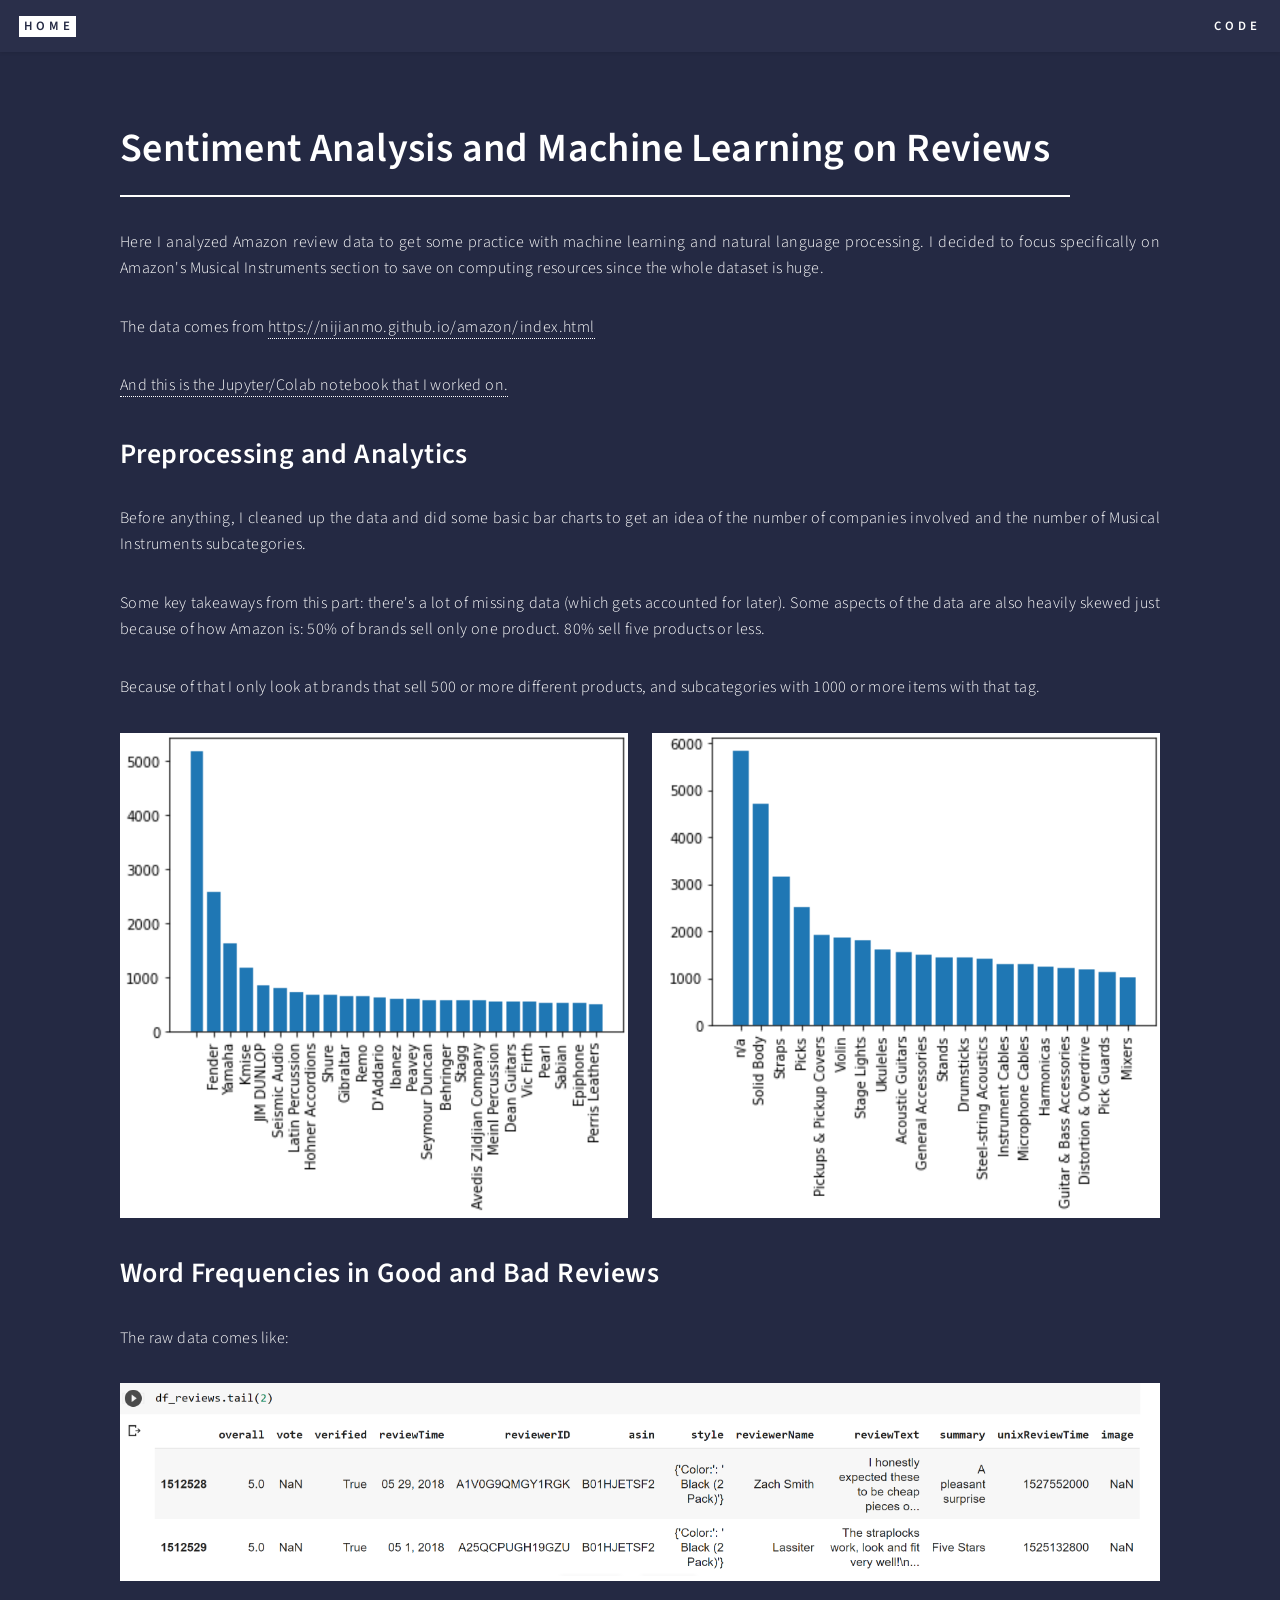
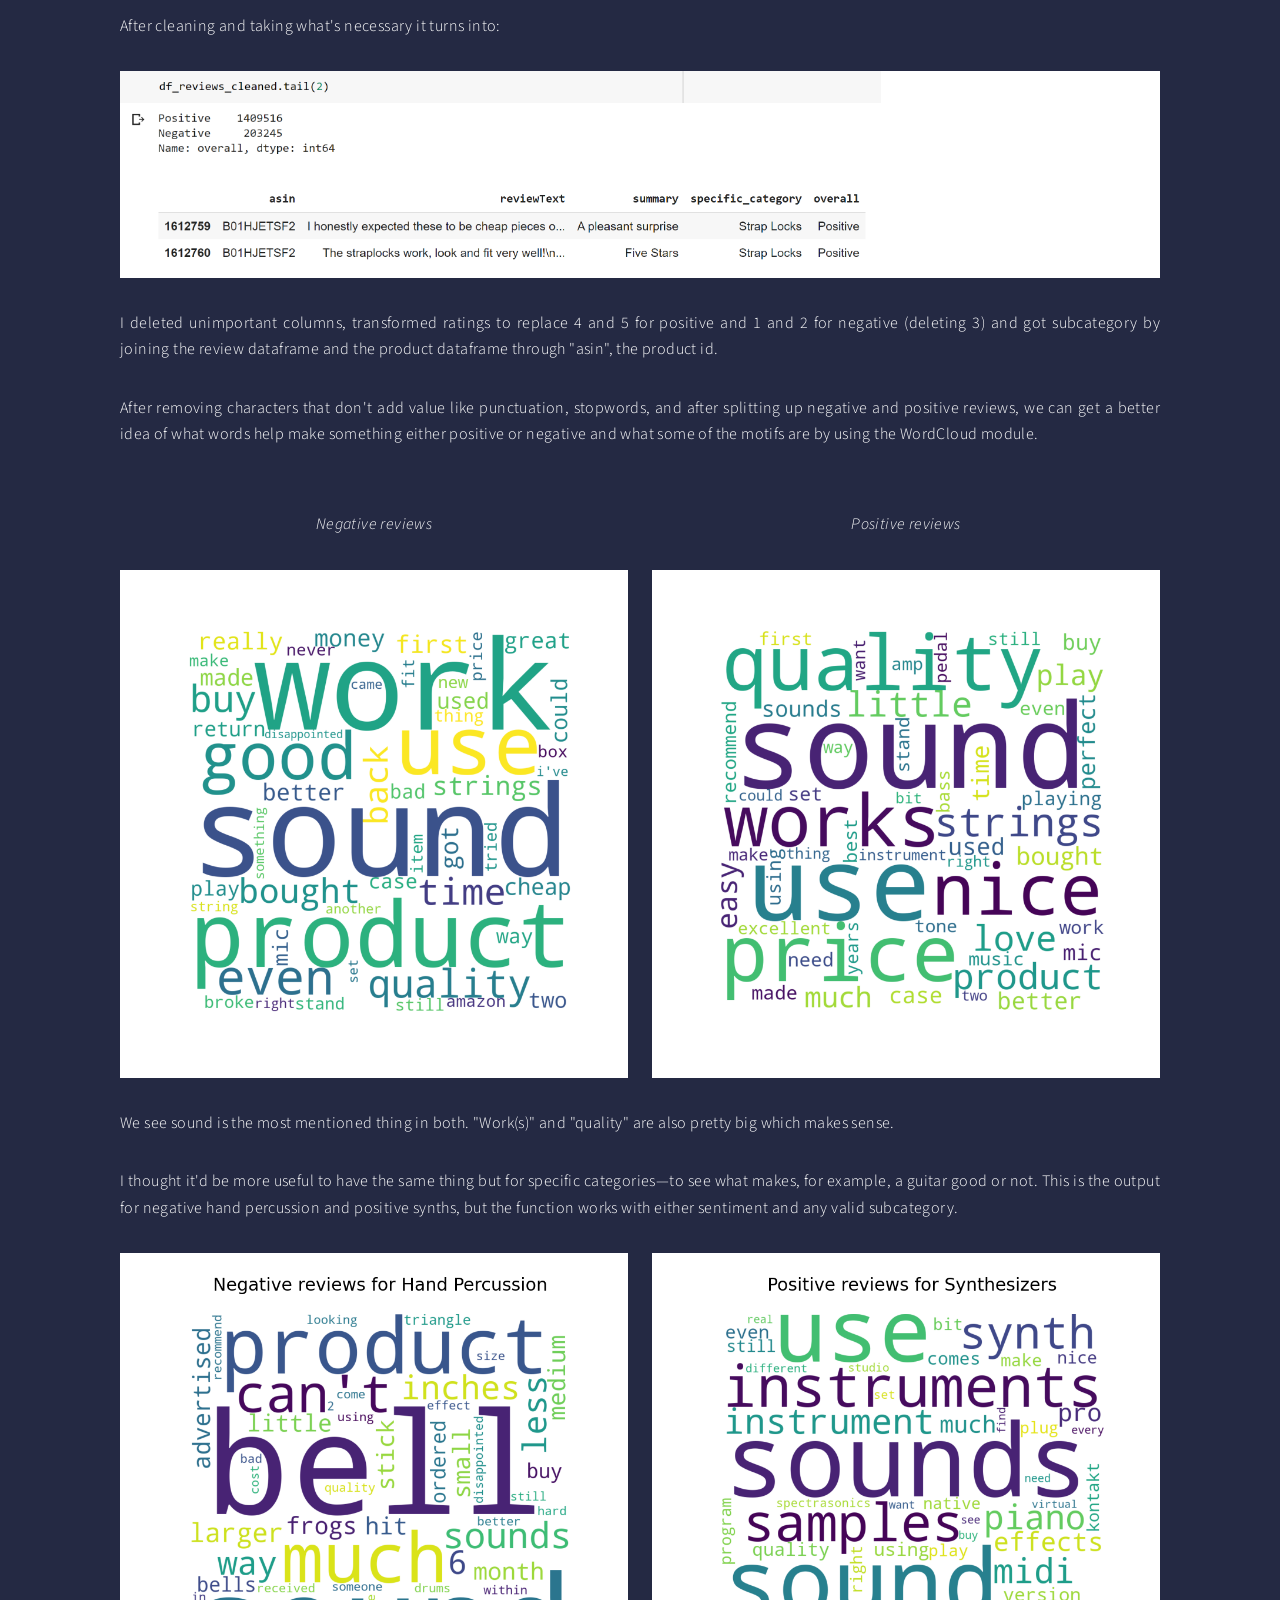
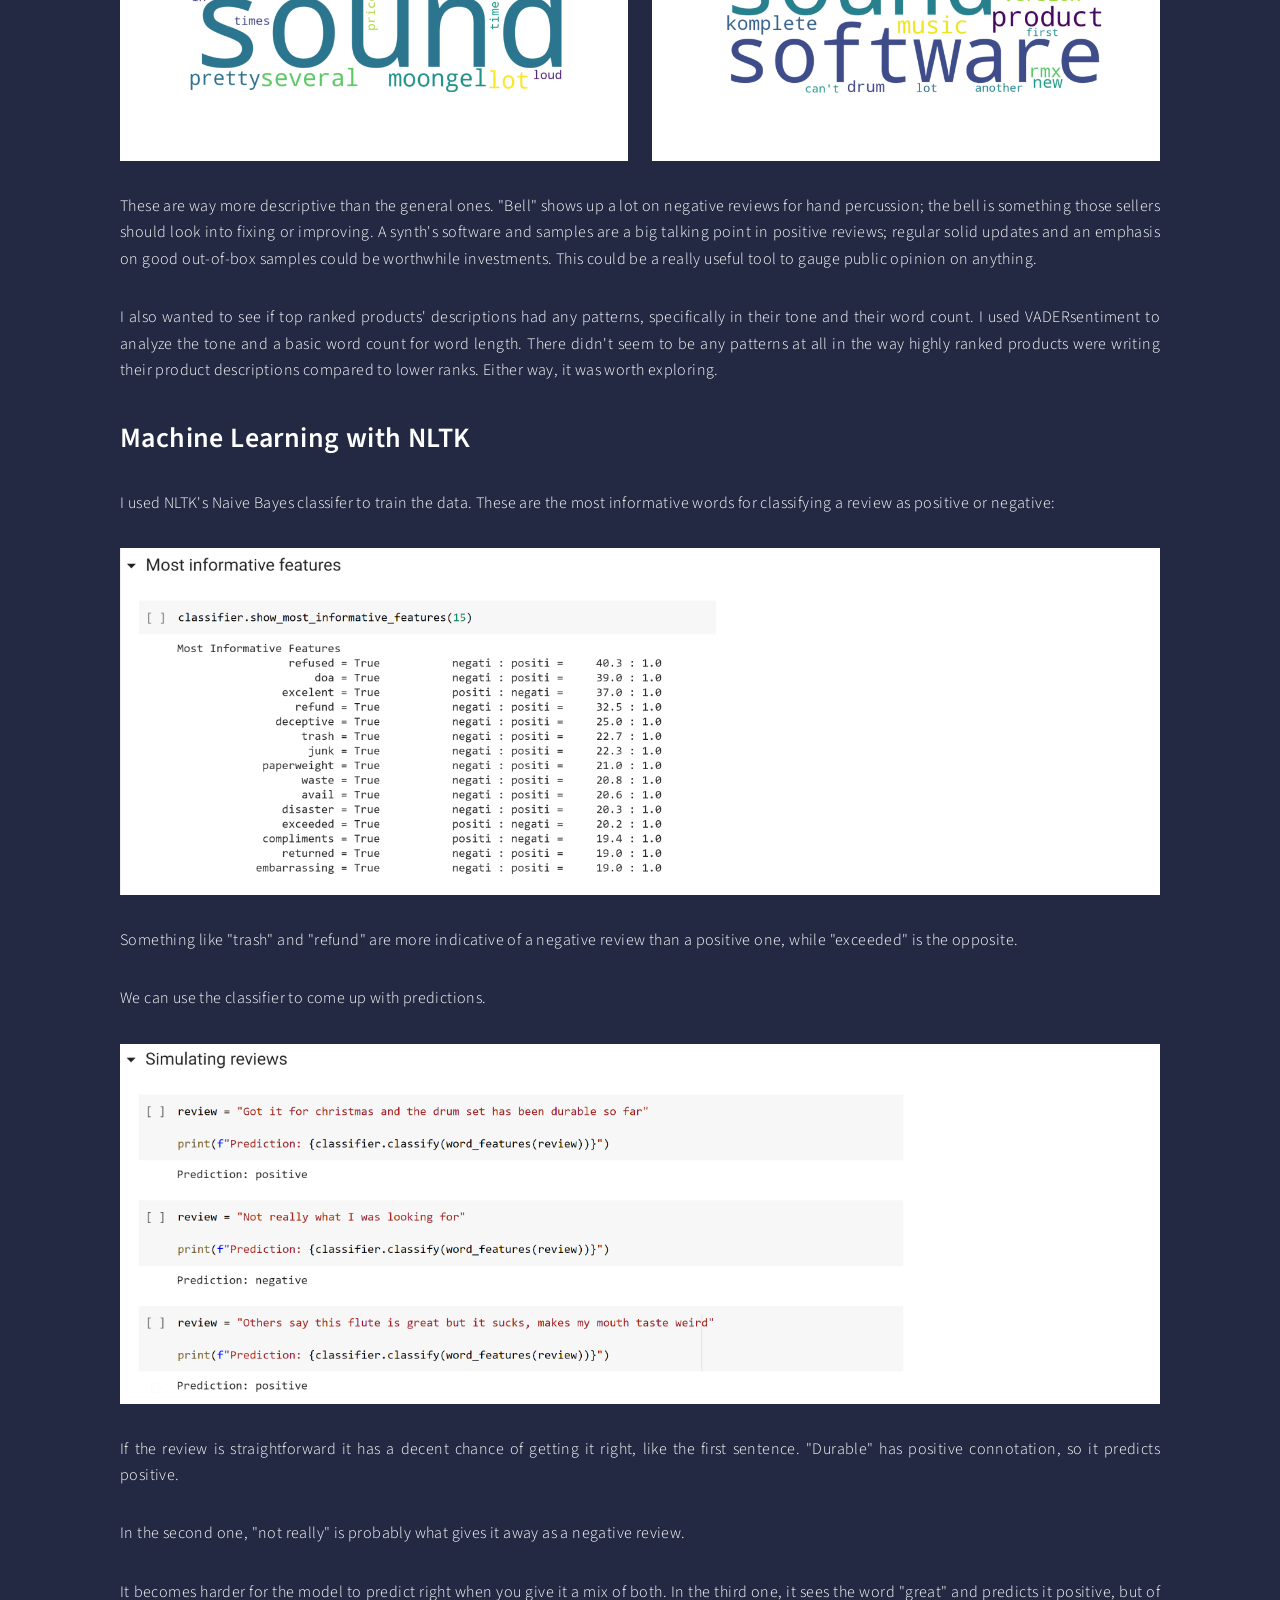
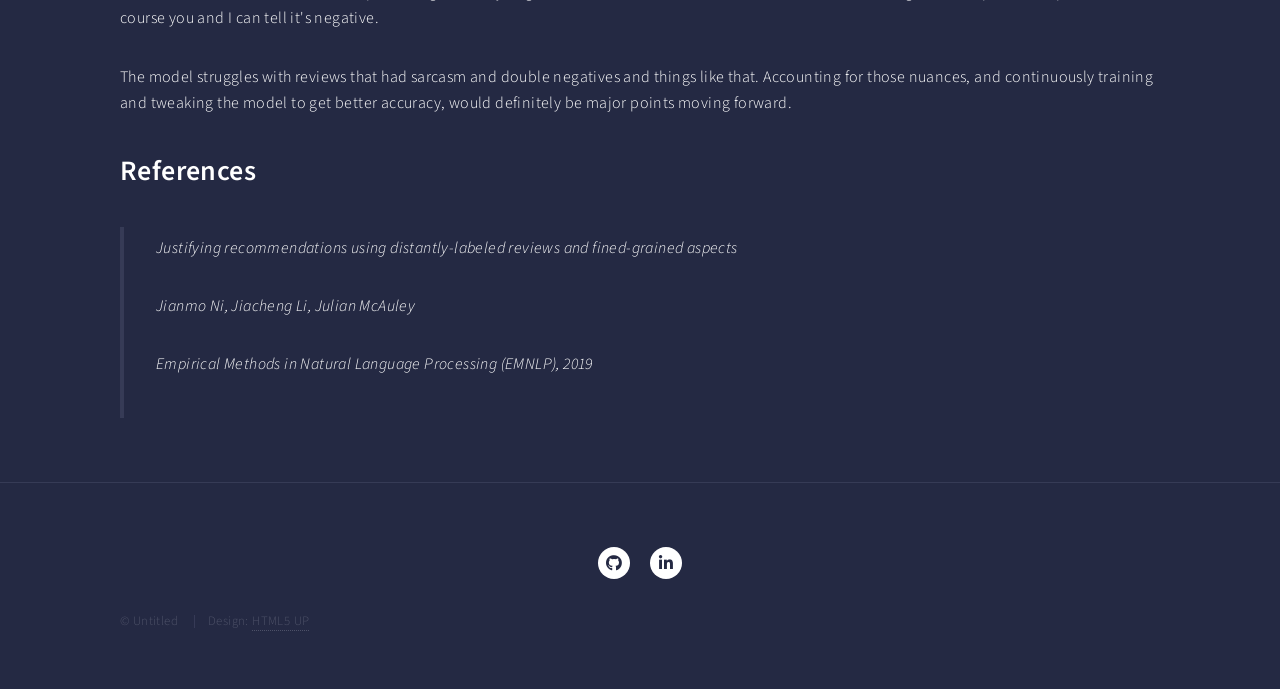
<file: amazon-sentiment-ml.html>
<!DOCTYPE HTML>
<!--
	Forty by HTML5 UP
	html5up.net | @ajlkn
	Free for personal and commercial use under the CCA 3.0 license (html5up.net/license)
-->
<html>

<head>
	<title>Sentiment Analysis and Machine Learning on Amazon Reviews</title>
	<meta charset="utf-8" />
	<meta name="viewport" content="width=device-width, initial-scale=1.0, maximum-scale=1.0, user-scalable=no" />
	<!-- <meta name="viewport" content="width=device-width, initial-scale=1, user-scalable=no" /> -->
	<link rel="stylesheet" href="assets/css/main.css" />
	<noscript>
		<link rel="stylesheet" href="assets/css/noscript.css" />
	</noscript>
</head>

<body class="is-preload">

	<!-- Wrapper -->
	<div id="wrapper">

		<!-- Header -->
		<header id="header">
			<a href="index.html" class="logo"><strong>Home</strong> </a>
			<nav>
				<a href="https://colab.research.google.com/drive/1OK6H-yA4fWuiNkAERAQ8JKbSwnbzgMsD" target="_blank">Code</a>
			</nav>
		</header>

		<!-- Main -->
		<div id="main" class="alt">

			<!-- One -->
			<section id="one">
				<div class="inner">
					<header class="major">
						<h1>Sentiment Analysis and Machine Learning on Reviews</h1>
					</header>
					<p> Here I analyzed Amazon review data to get some practice with machine learning and natural language processing. 
						I decided to focus specifically on Amazon's 
						Musical Instruments section to save on computing resources since the whole dataset is huge.</p>
					<p> The data comes from <a
							href=https://nijianmo.github.io/amazon/index.html
							target="_blank">https://nijianmo.github.io/amazon/index.html</a></p>
					

					<p><a href=https://colab.research.google.com/drive/1OK6H-yA4fWuiNkAERAQ8JKbSwnbzgMsD?usp=sharing
						target="_blank">And this is the Jupyter/Colab notebook that I worked on.</a> </p> 

					<h2>Preprocessing and Analytics</h2>

					<p>Before anything, I cleaned up the data and did some basic bar charts to get an idea of the number of companies involved and 
						the number of Musical Instruments subcategories.</p>
						<p>Some key takeaways from this part: there's a lot of missing data (which gets
							accounted for later). Some aspects of the data are also heavily skewed just because of how Amazon is: 50% of brands sell only one product. 
							80% sell five products or less. 
						</p>
							
							Because of that I only look at brands that sell 500 or more different products, and subcategories with 1000 or more items with that tag.
						
						</p>
					
					<div class="row">
						<div class="col-6 col-12-small">
								<span class="image fit"><img src="images/amazon_brands.png" alt="" /></span>
						</div>
						<div class="col-6 col-12-small">
							<span class="image fit"><img src="images/amazon_categories.png" alt="" /></span>
							</p>
						</div>
					</div>

					<h2>Word Frequencies in Good and Bad Reviews</h2>

					<p>The raw data comes like:</p>

					<span class="image fit"><img src="images/df_before.png" alt="" /></span>

					<p>After cleaning and taking what's necessary it turns into:</p>

					<span class="image fit"><img src="images/df_after.png" alt="" /></span>

					<p>I deleted unimportant columns, transformed ratings to replace 4 and 5 for positive and 1 and 2 for negative (deleting 3) 
						and got subcategory by joining the review dataframe and the product dataframe through "asin", the product id.
					</p>

					<p>After removing characters that don't add value like punctuation, stopwords, and after splitting up negative
						and positive reviews, we can get a better idea of what words help make something either positive or negative 
					and what some of the motifs are by using the WordCloud module. </p>


					<div class="row">
						<div class="col-6 col-12-small">
							<p> <center> <i>Negative reviews</i></center></p>
								<span class="image fit"><img src="images/Negative reviews.png" alt="" /></span>

						</div>
						<div class="col-6 col-12-small">
							<p> <center> <i>Positive reviews</i></center></p>
							<span class="image fit"><img src="images/Positive reviews.png" alt="" /></span>

						</div>
					</div>

<p>We see sound is the most mentioned thing in both. "Work(s)" and "quality" are also pretty big which makes sense. 

	<p>I thought it'd be more useful to have the same thing but for specific categories—to see what makes, for example, a guitar good or not.
		This is the output for negative hand percussion and positive synths, but the function works with either sentiment and any valid subcategory.
	</p>

	<div class="row">
		<div class="col-6 col-12-small">
				<span class="image fit"><img src="images/NegativeHand Percussion.png" alt="" /></span>
		</div>
		<div class="col-6 col-12-small">
			<span class="image fit"><img src="images/PositiveSynthesizers.png" alt="" /></span>
		</div>
	</div>

	<p>These are way more descriptive than the general ones. "Bell" shows up a lot on negative reviews for hand percussion; the bell is
		something those sellers should look into fixing or improving. A synth's software and samples are a big talking point in positive reviews;  
		regular solid updates and an emphasis on good out-of-box samples could be worthwhile investments. This could be a really useful tool to gauge public 
		opinion on anything.
	</p>

	<p>I also wanted to see if top ranked products' descriptions had any patterns,  
		specifically in their tone and their word count. I used VADERsentiment to analyze the tone and a basic word count
		for word length. There didn't seem to be any patterns at all in the way highly ranked products were writing their 
		product descriptions compared to lower ranks. Either way, it was worth exploring.
	</p>

	<h2>Machine Learning with NLTK</h2>

	<p> I used NLTK's Naive Bayes classifer to train the data. These are the most informative words for classifying a review as positive or negative:
	</p>

	<span class="image fit"><img src="images/most_informative_features.png" alt="" /></span>

	<p>Something like "trash" and "refund" are more indicative of a negative review than a positive one, while "exceeded" is the opposite.</p>
		
	<p>We can use the classifier to come up with predictions.</p>
		


	<span class="image fit"><img src="images/simulating_reviews.png" alt="" /></span>

	<p>If the review is straightforward it has a decent chance of getting it right, like the first sentence. "Durable" has positive connotation, so it predicts positive.</p> 
		
		<p>In the second one, "not really" is probably what gives it away
			as a negative review.</p>

		<p> It becomes harder for the model to predict right when you give it a mix of both. In the third one, it sees the word
		"great" and predicts it positive, but of course you and I can tell it's negative. </p>
		
		
		<p></p>
		The model struggles with 
	reviews that had sarcasm and double negatives and things like that. Accounting for those nuances, and continuously training
	and tweaking the model to get better accuracy, would definitely be major points moving forward.</p>
		
		




<h2>References</h2>

					<p></p>












					<blockquote>
						<p>Justifying recommendations using distantly-labeled reviews and fined-grained aspects</p>
						<p>Jianmo Ni, Jiacheng Li, Julian McAuley</p>
						<p>Empirical Methods in Natural Language Processing (EMNLP), 2019</p>
					</blockquote>


				</div>

				
			</section>

		</div>




		<!-- Footer -->
		<footer id="footer">
			<div class="inner">
				<ul class="icons">
					<center>
					<li><a href="https://github.com/luisr96/Amazon-Machine-Learning-on-Reviews/blob/main/Amazon_Sentiment_Analysis.ipynb" target="_blank" class="icon brands alt fa-github"><span class="label">GitHub</span></a></li>
					<li><a href="https://www.linkedin.com/in/luisramirez0309/" target="_blank" class="icon brands alt fa-linkedin-in"><span class="label">LinkedIn</span></a></li>
				</center>
				</ul>
				<ul class="copyright">
					<li>&copy; Untitled</li>
					<li>Design: <a href="https://html5up.net">HTML5 UP</a></li>
				</ul>
			</div>
		</footer>

	</div>

	<!-- Scripts -->
	<script src="assets/js/jquery.min.js"></script>
	<script src="assets/js/jquery.scrolly.min.js"></script>
	<script src="assets/js/jquery.scrollex.min.js"></script>
	<script src="assets/js/browser.min.js"></script>
	<script src="assets/js/breakpoints.min.js"></script>
	<script src="assets/js/util.js"></script>
	<script src="assets/js/main.js"></script>

</body>

</html>
</file>
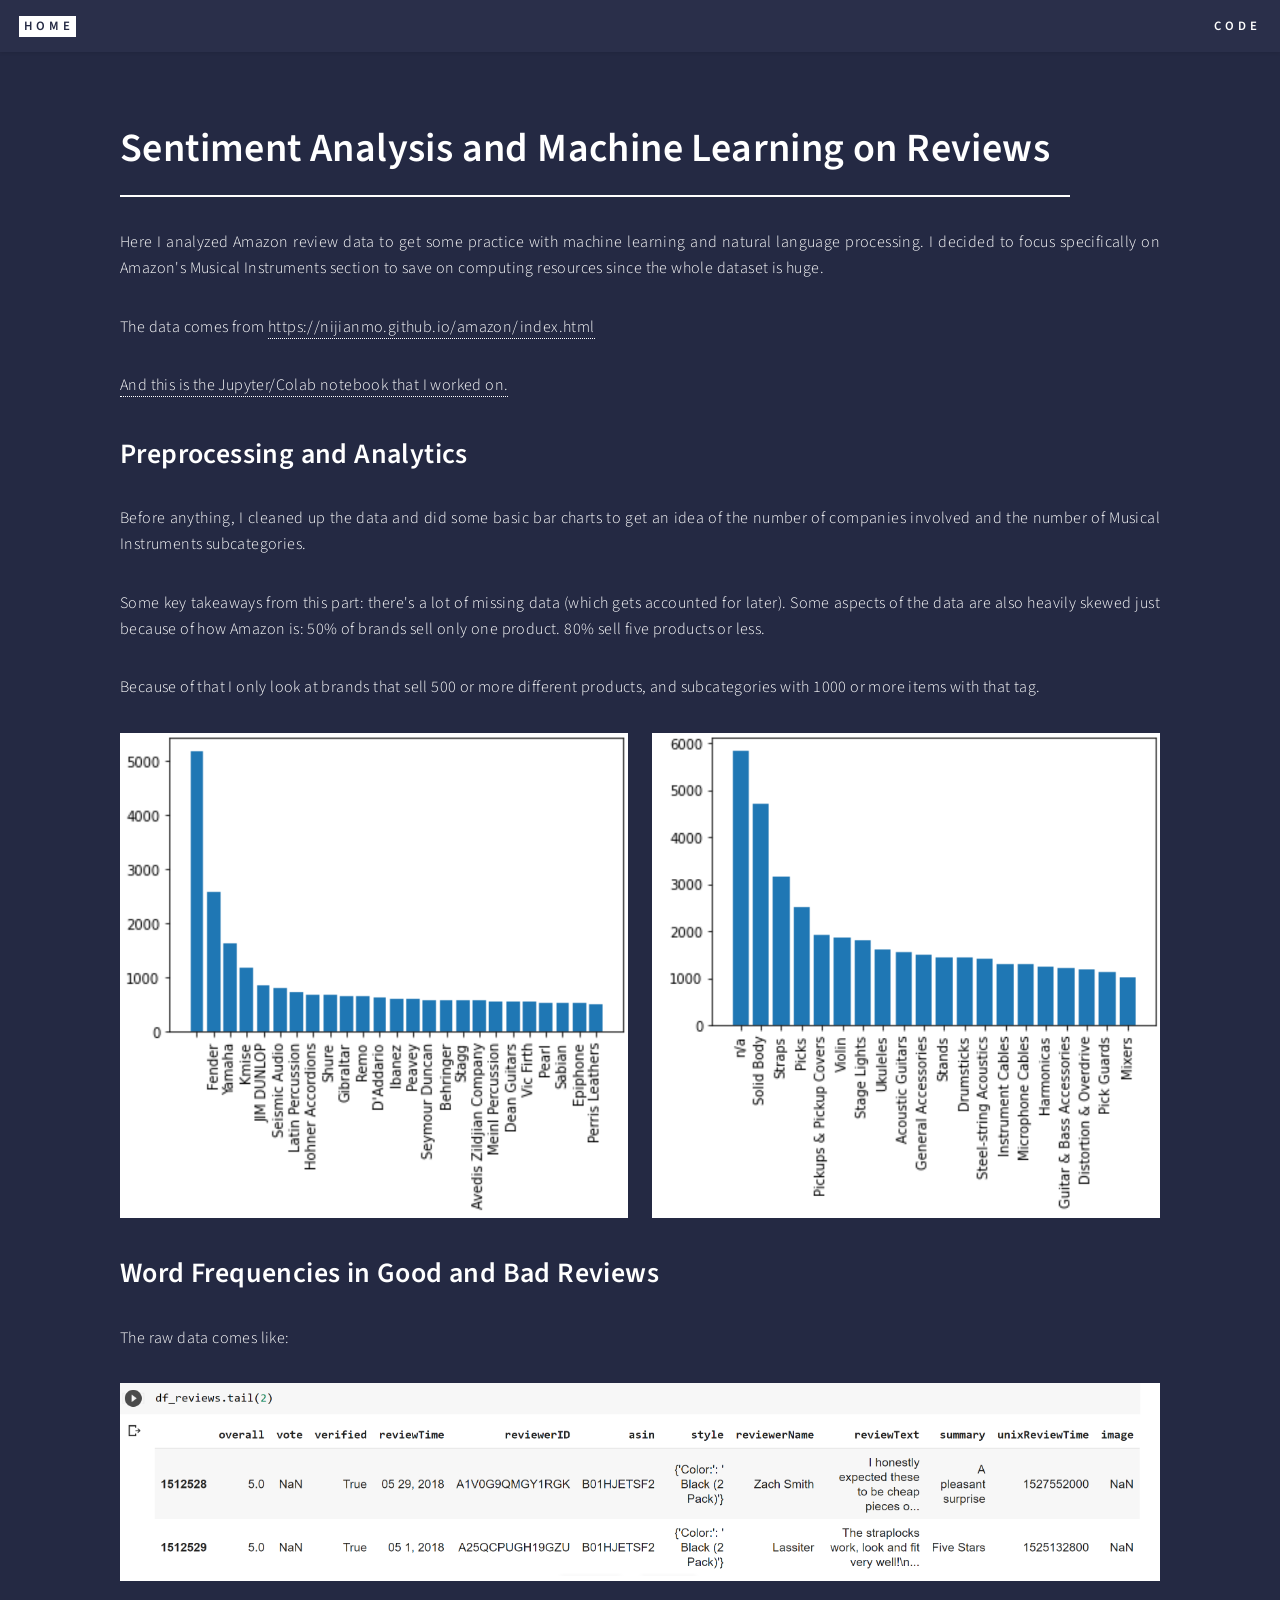
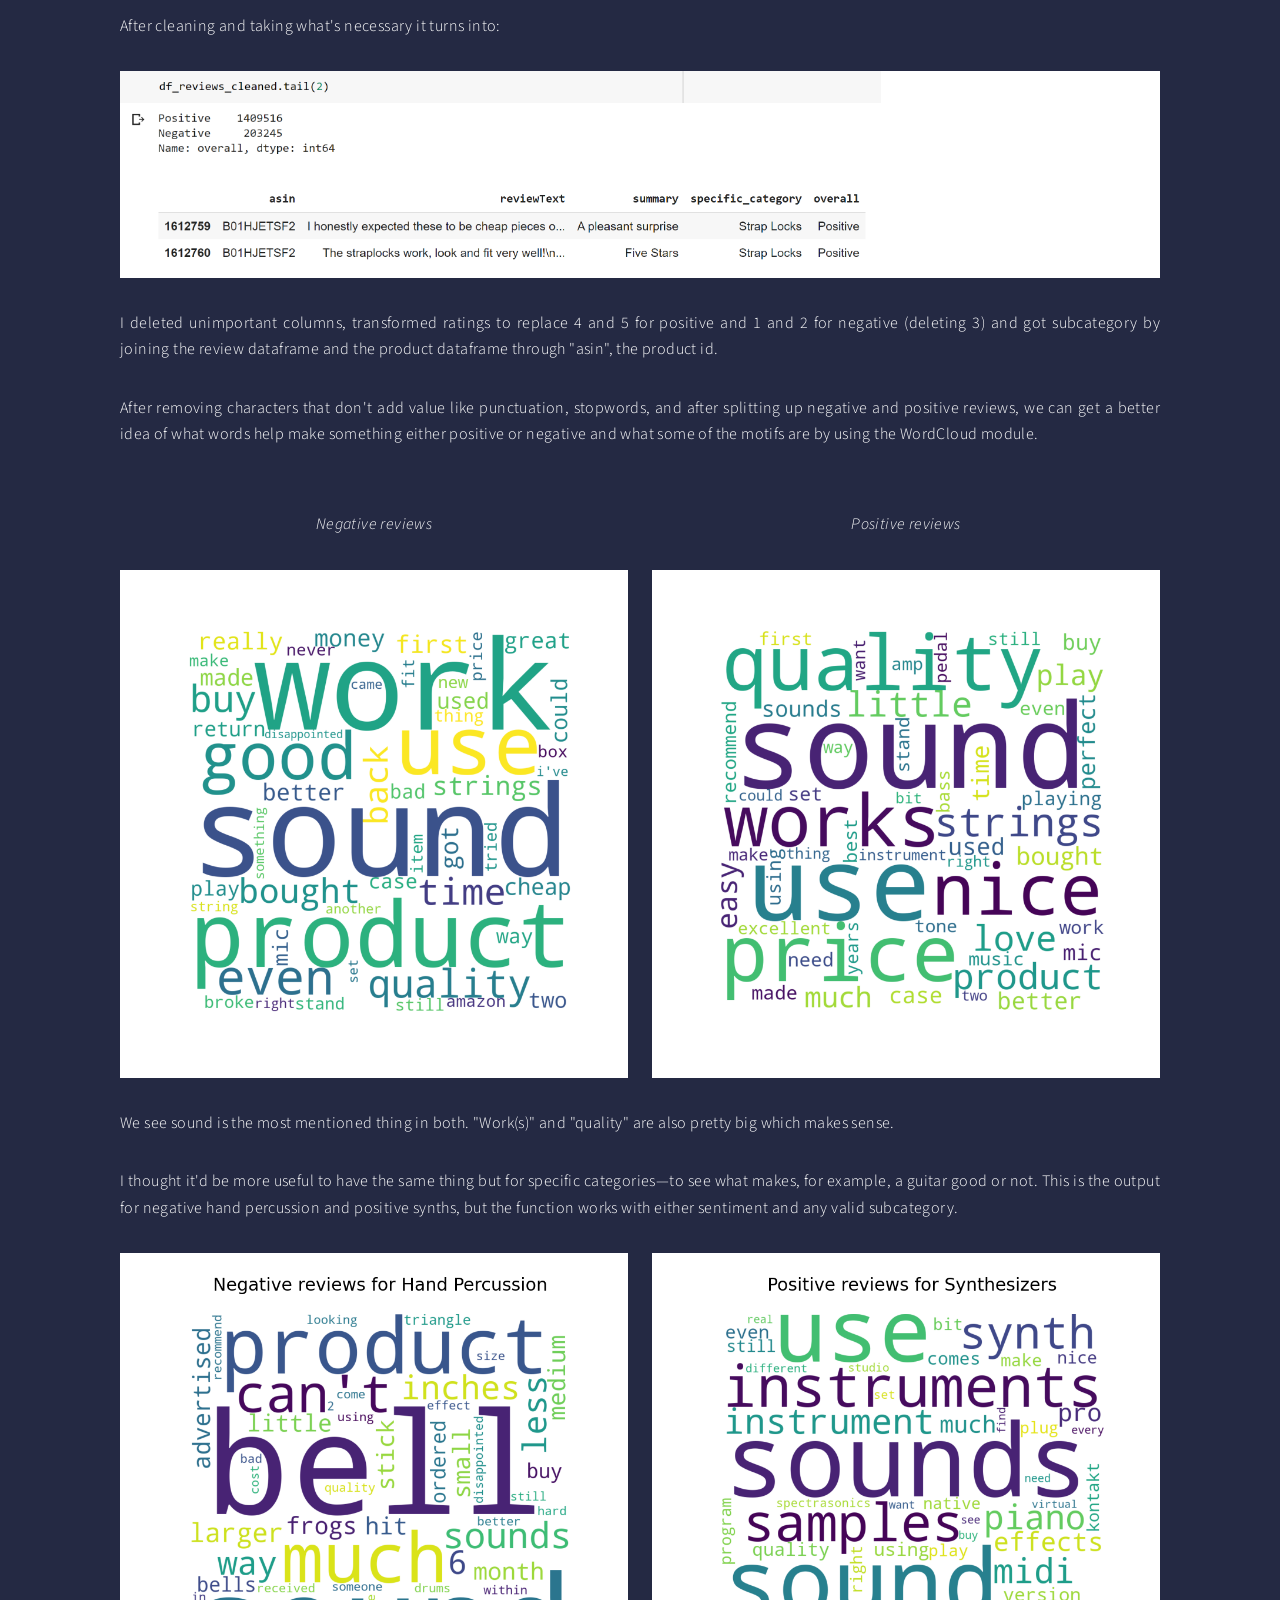
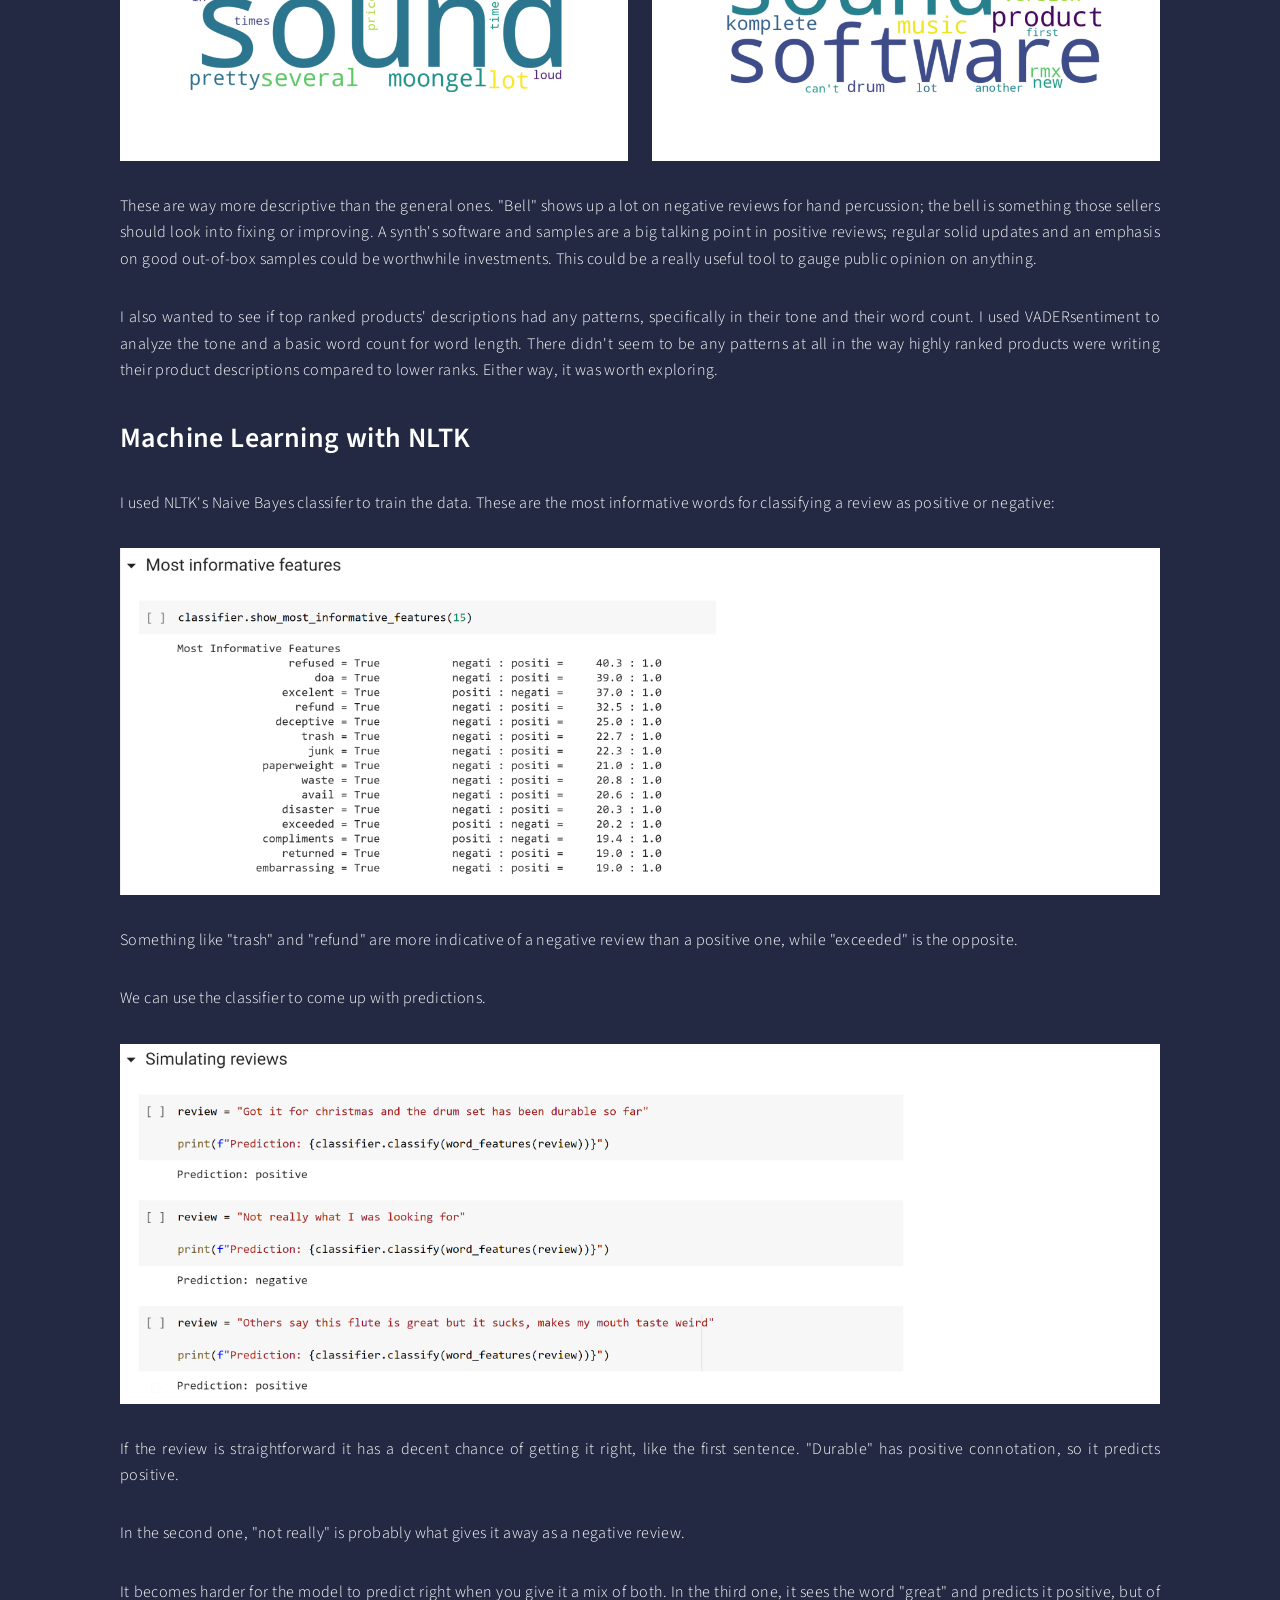
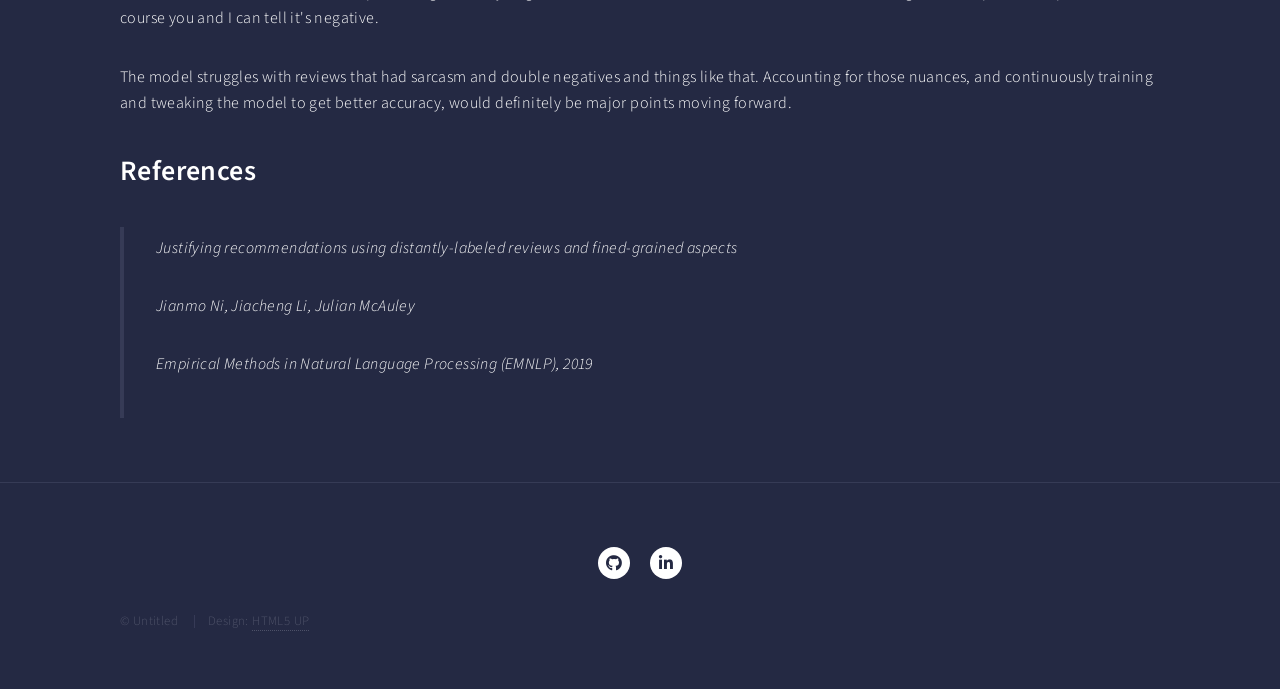
<file: amazon.html>
<!DOCTYPE HTML>
<!--
	Forty by HTML5 UP
	html5up.net | @ajlkn
	Free for personal and commercial use under the CCA 3.0 license (html5up.net/license)
-->
<html>

<head>
	<title>Sentiment Analysis and Machine Learning on Amazon Reviews</title>
	<meta charset="utf-8" />
	<meta name="viewport" content="width=device-width, initial-scale=1, user-scalable=no" />
	<link rel="stylesheet" href="assets/css/main.css" />
	<noscript>
		<link rel="stylesheet" href="assets/css/noscript.css" />
	</noscript>
</head>

<body class="is-preload">

	<!-- Wrapper -->
	<div id="wrapper">

		<!-- Header -->
		<header id="header">
			<a href="index.html" class="logo"><strong>Home</strong> </a>
			<nav>
				<a href="https://colab.research.google.com/drive/1OK6H-yA4fWuiNkAERAQ8JKbSwnbzgMsD" target="_blank">Code</a>
			</nav>
		</header>

		<!-- Main -->
		<div id="main" class="alt">

			<!-- One -->
			<section id="one">
				<div class="inner">
					<header class="major">
						<h1>Sentiment Analysis and Machine Learning on Reviews</h1>
					</header>
					<p> Here I analyzed Amazon review data to get some practice with machine learning and natural language processing. 
						I decided to focus specifically on Amazon's 
						Musical Instruments section to save on computing resources since the whole dataset is huge.</p>
					<p> The data comes from <a
							href=https://nijianmo.github.io/amazon/index.html
							target="_blank">https://nijianmo.github.io/amazon/index.html</a></p>
					

					<p><a href=https://colab.research.google.com/drive/1OK6H-yA4fWuiNkAERAQ8JKbSwnbzgMsD?usp=sharing
						target="_blank">And this is the Jupyter/Colab notebook that I worked on.</a> </p> 

					<h2>Preprocessing and Analytics</h2>

					<p>Before anything, I cleaned up the data and did some basic bar charts to get an idea of the number of companies involved and 
						the number of Musical Instruments subcategories.</p>
						<p>Some key takeaways from this part: there's a lot of missing data (which gets
							accounted for later). Some aspects of the data are also heavily skewed just because of how Amazon is: 50% of brands sell only one product. 
							80% sell five products or less. 
						</p>
							
							Because of that I only look at brands that sell 500 or more different products, and subcategories with 1000 or more items with that tag.
						
						</p>
					
					<div class="row">
						<div class="col-6 col-12-small">
								<span class="image fit"><img src="images/amazon_brands.png" alt="" /></span>
						</div>
						<div class="col-6 col-12-small">
							<span class="image fit"><img src="images/amazon_categories.png" alt="" /></span>
							</p>
						</div>
					</div>

					<h2>Word Frequencies in Good and Bad Reviews</h2>

					<p>The raw data comes like:</p>

					<span class="image fit"><img src="images/df_before.png" alt="" /></span>

					<p>After cleaning and taking what's necessary it turns into:</p>

					<span class="image fit"><img src="images/df_after.png" alt="" /></span>

					<p>I deleted unimportant columns, transformed ratings to replace 4 and 5 for positive and 1 and 2 for negative (deleting 3) 
						and got subcategory by joining the review dataframe and the product dataframe through "asin", the product id.
					</p>

					<p>After removing characters that don't add value like punctuation, stopwords, and after splitting up negative
						and positive reviews, we can get a better idea of what words help make something either positive or negative 
					and what some of the motifs are by using the WordCloud module. </p>


					<div class="row">
						<div class="col-6 col-12-small">
							<p> <center> <i>Negative reviews</i></center></p>
								<span class="image fit"><img src="images/Negative reviews.png" alt="" /></span>

						</div>
						<div class="col-6 col-12-small">
							<p> <center> <i>Positive reviews</i></center></p>
							<span class="image fit"><img src="images/Positive reviews.png" alt="" /></span>

						</div>
					</div>

<p>We see sound is the most mentioned thing in both. "Work(s)" and "quality" are also pretty big which makes sense. 

	<p>I thought it'd be more useful to have the same thing but for specific categories—to see what makes, for example, a guitar good or not.
		This is the output for negative hand percussion and positive synths, but the function works with either sentiment and any valid subcategory.
	</p>

	<div class="row">
		<div class="col-6 col-12-small">
				<span class="image fit"><img src="images/NegativeHand Percussion.png" alt="" /></span>
		</div>
		<div class="col-6 col-12-small">
			<span class="image fit"><img src="images/PositiveSynthesizers.png" alt="" /></span>
		</div>
	</div>

	<p>These are way more descriptive than the general ones. "Bell" shows up a lot on negative reviews for hand percussion; the bell is
		something those sellers should look into fixing or improving. A synth's software and samples are a big talking point in positive reviews;  
		regular solid updates and an emphasis on good out-of-box samples could be worthwhile investments. This could be a really useful tool to gauge public 
		opinion on anything.
	</p>

	<p>I also wanted to see if top ranked products' descriptions had any patterns,  
		specifically in their tone and their word count. I used VADERsentiment to analyze the tone and a basic word count
		for word length. There didn't seem to be any patterns at all in the way highly ranked products were writing their 
		product descriptions compared to lower ranks. Either way, it was worth exploring.
	</p>

	<h2>Machine Learning with NLTK</h2>

	<p> I used NLTK's Naive Bayes classifer to train the data. These are the most informative words for classifying a review as positive or negative:
	</p>

	<span class="image fit"><img src="images/most_informative_features.png" alt="" /></span>

	<p>Something like "trash" and "refund" are more indicative of a negative review than a positive one, while "exceeded" is the opposite.</p>
		
	<p>We can use the classifier to come up with predictions.</p>
		


	<span class="image fit"><img src="images/simulating_reviews.png" alt="" /></span>

	<p>If the review is straightforward it has a decent chance of getting it right, like the first sentence. "Durable" has positive connotation, so it predicts positive.</p> 
		
		<p>In the second one, "not really" is probably what gives it away
			as a negative review.</p>

		<p> It becomes harder for the model to predict right when you give it a mix of both. In the third one, it sees the word
		"great" and predicts it positive, but of course you and I can tell it's negative. </p>
		
		
		<p></p>
		The model struggles with 
	reviews that had sarcasm and double negatives and things like that. Accounting for those nuances, and continuously training
	and tweaking the model to get better accuracy, would definitely be major points moving forward.</p>
		
		




<h2>References</h2>

					<p></p>












					<blockquote>
						<p>Justifying recommendations using distantly-labeled reviews and fined-grained aspects</p>
						<p>Jianmo Ni, Jiacheng Li, Julian McAuley</p>
						<p>Empirical Methods in Natural Language Processing (EMNLP), 2019</p>
					</blockquote>


				</div>

				
			</section>

		</div>




		<!-- Footer -->
		<footer id="footer">
			<div class="inner">
				<ul class="icons">
					<center>
					<li><a href="https://github.com/luisr96/Amazon-Machine-Learning-on-Reviews/blob/main/Amazon_Sentiment_Analysis.ipynb" target="_blank" class="icon brands alt fa-github"><span class="label">GitHub</span></a></li>
					<li><a href="https://www.linkedin.com/in/luisramirez0309/" target="_blank" class="icon brands alt fa-linkedin-in"><span class="label">LinkedIn</span></a></li>
				</center>
				</ul>
				<ul class="copyright">
					<li>&copy; Untitled</li>
					<li>Design: <a href="https://html5up.net">HTML5 UP</a></li>
				</ul>
			</div>
		</footer>

	</div>

	<!-- Scripts -->
	<script src="assets/js/jquery.min.js"></script>
	<script src="assets/js/jquery.scrolly.min.js"></script>
	<script src="assets/js/jquery.scrollex.min.js"></script>
	<script src="assets/js/browser.min.js"></script>
	<script src="assets/js/breakpoints.min.js"></script>
	<script src="assets/js/util.js"></script>
	<script src="assets/js/main.js"></script>

</body>

</html>
</file>
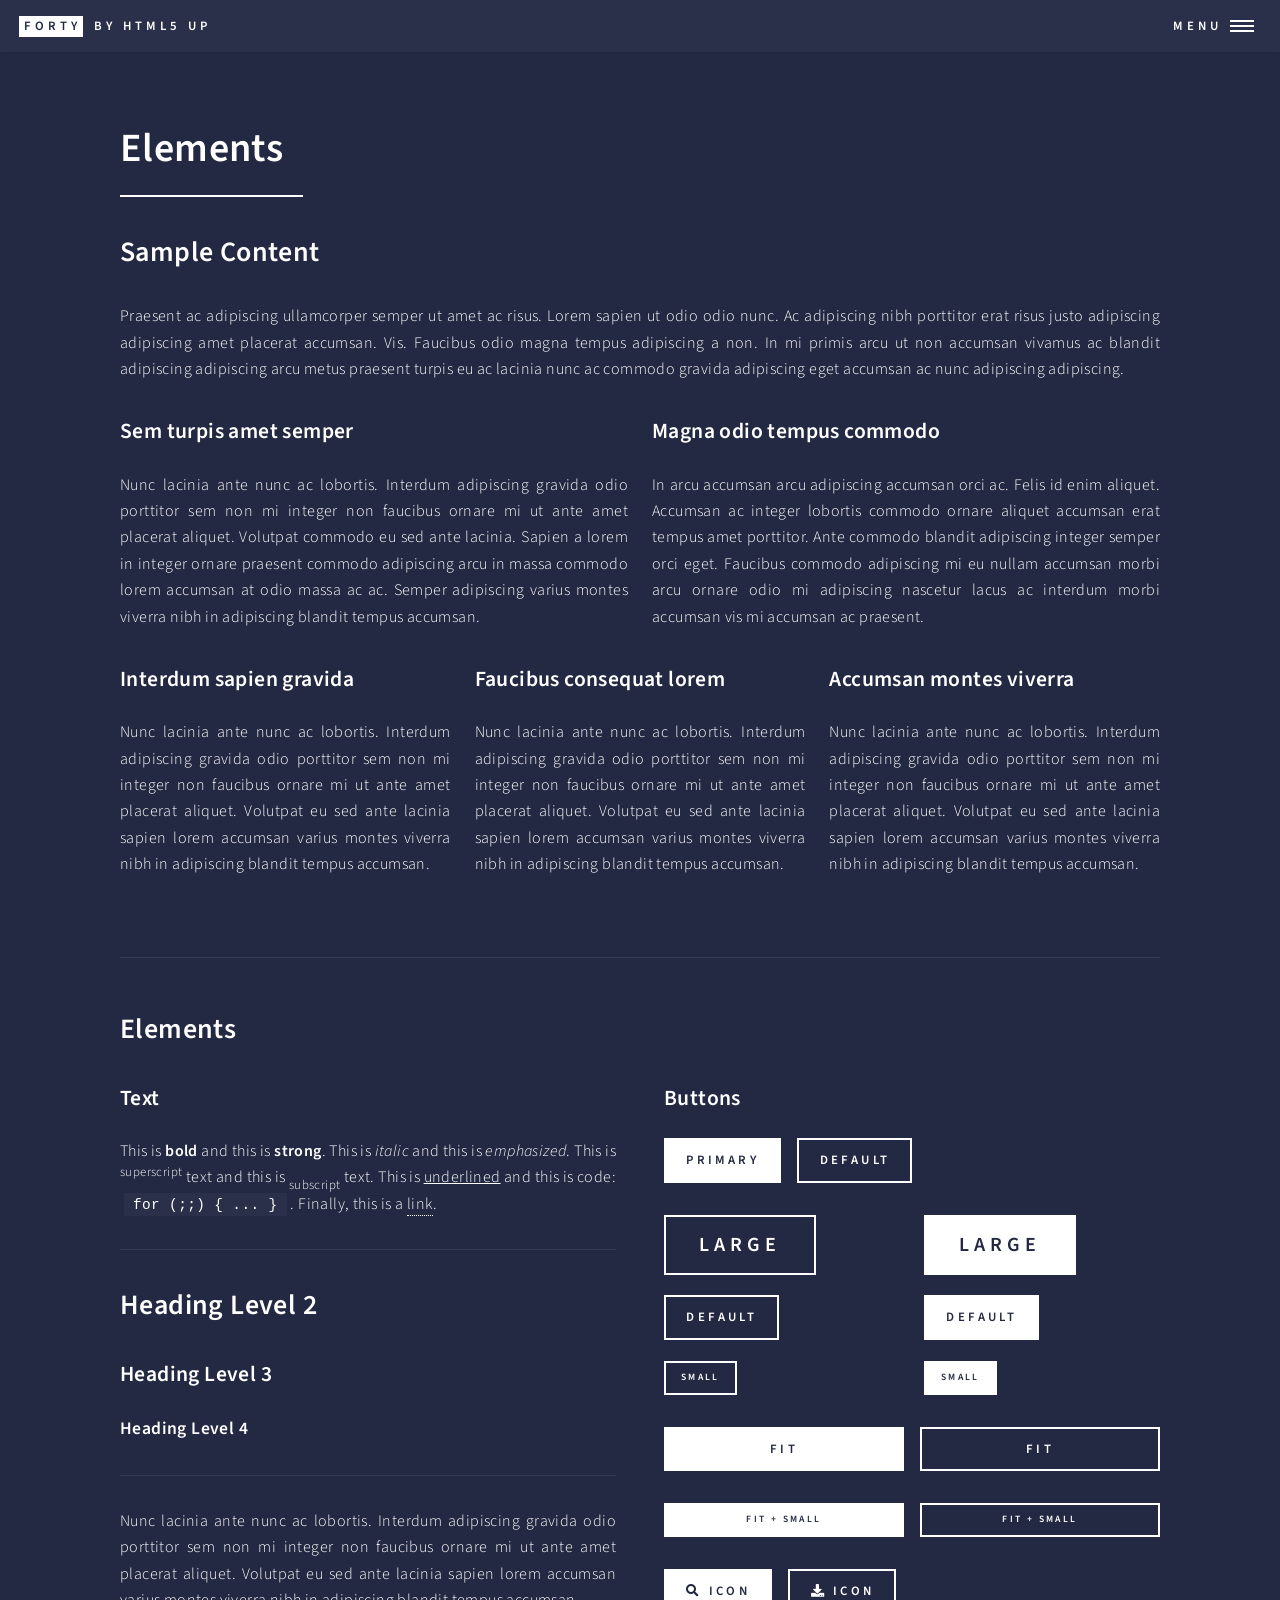
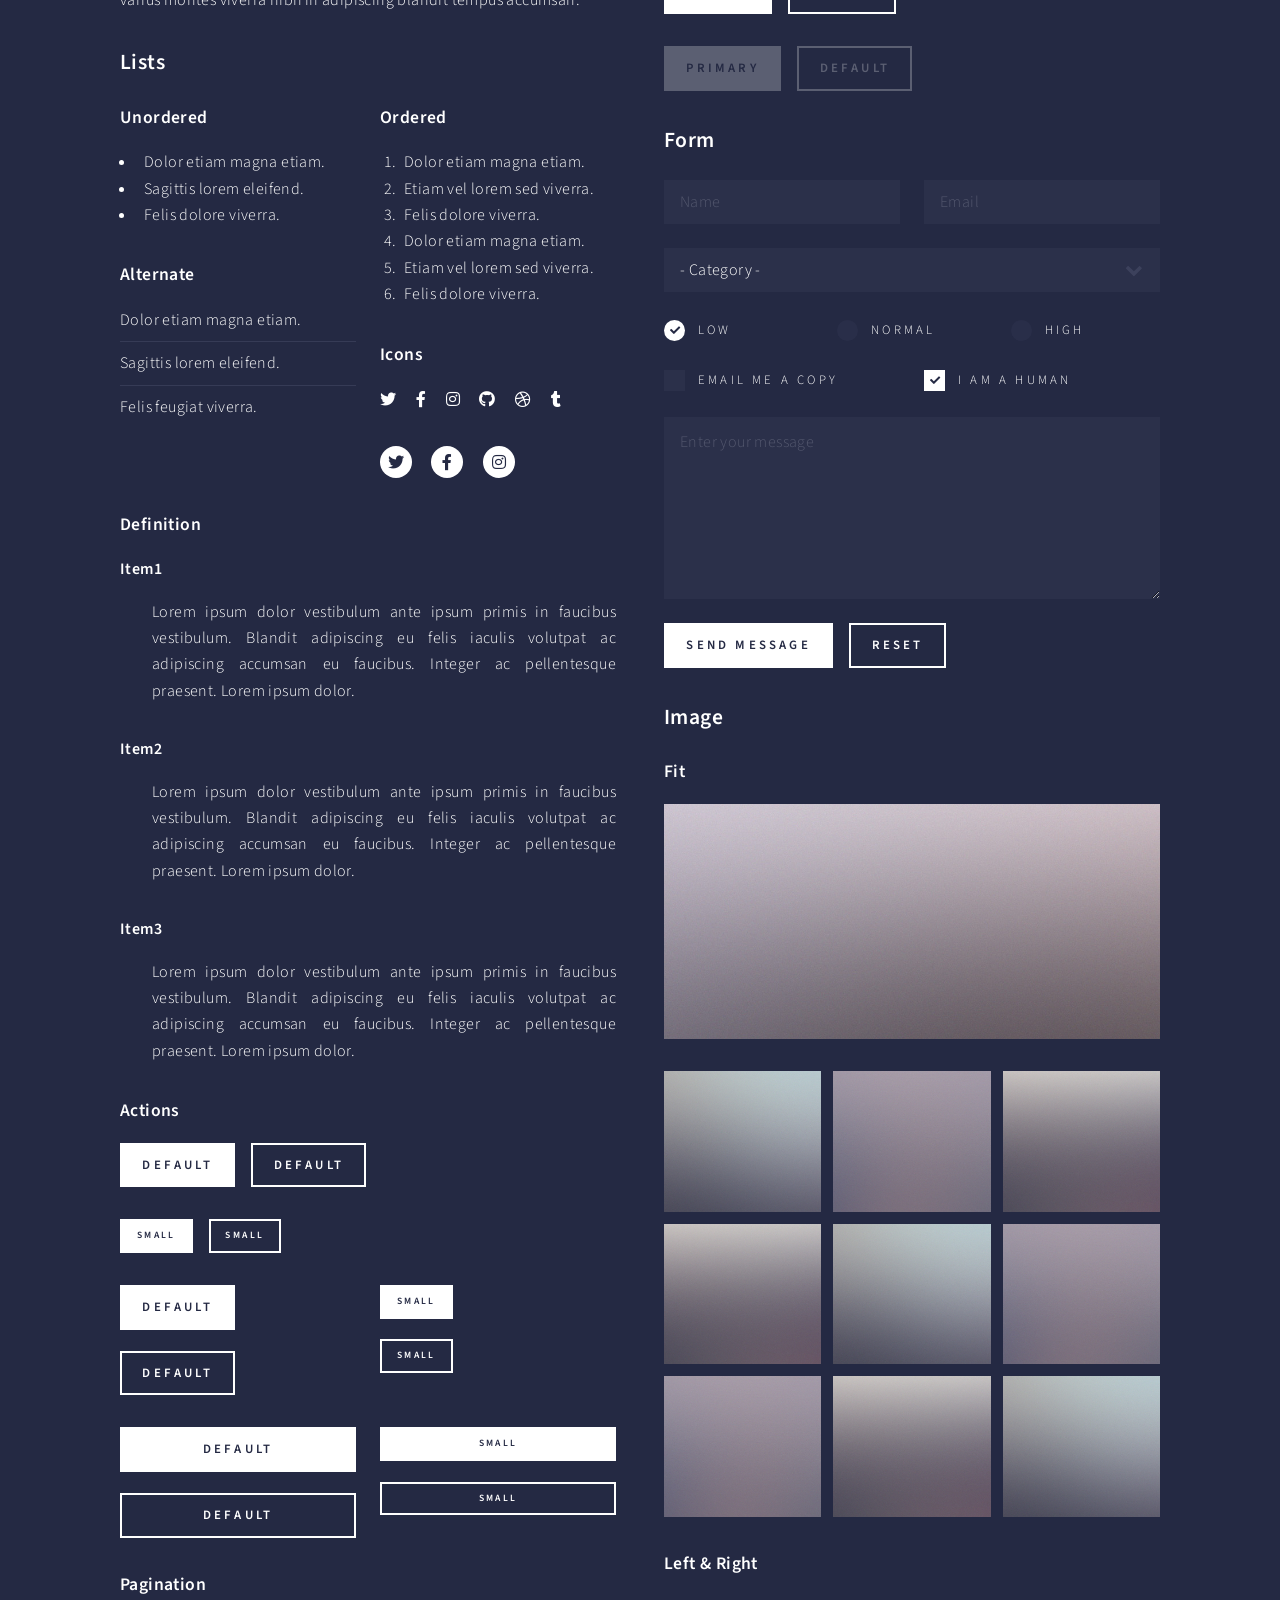
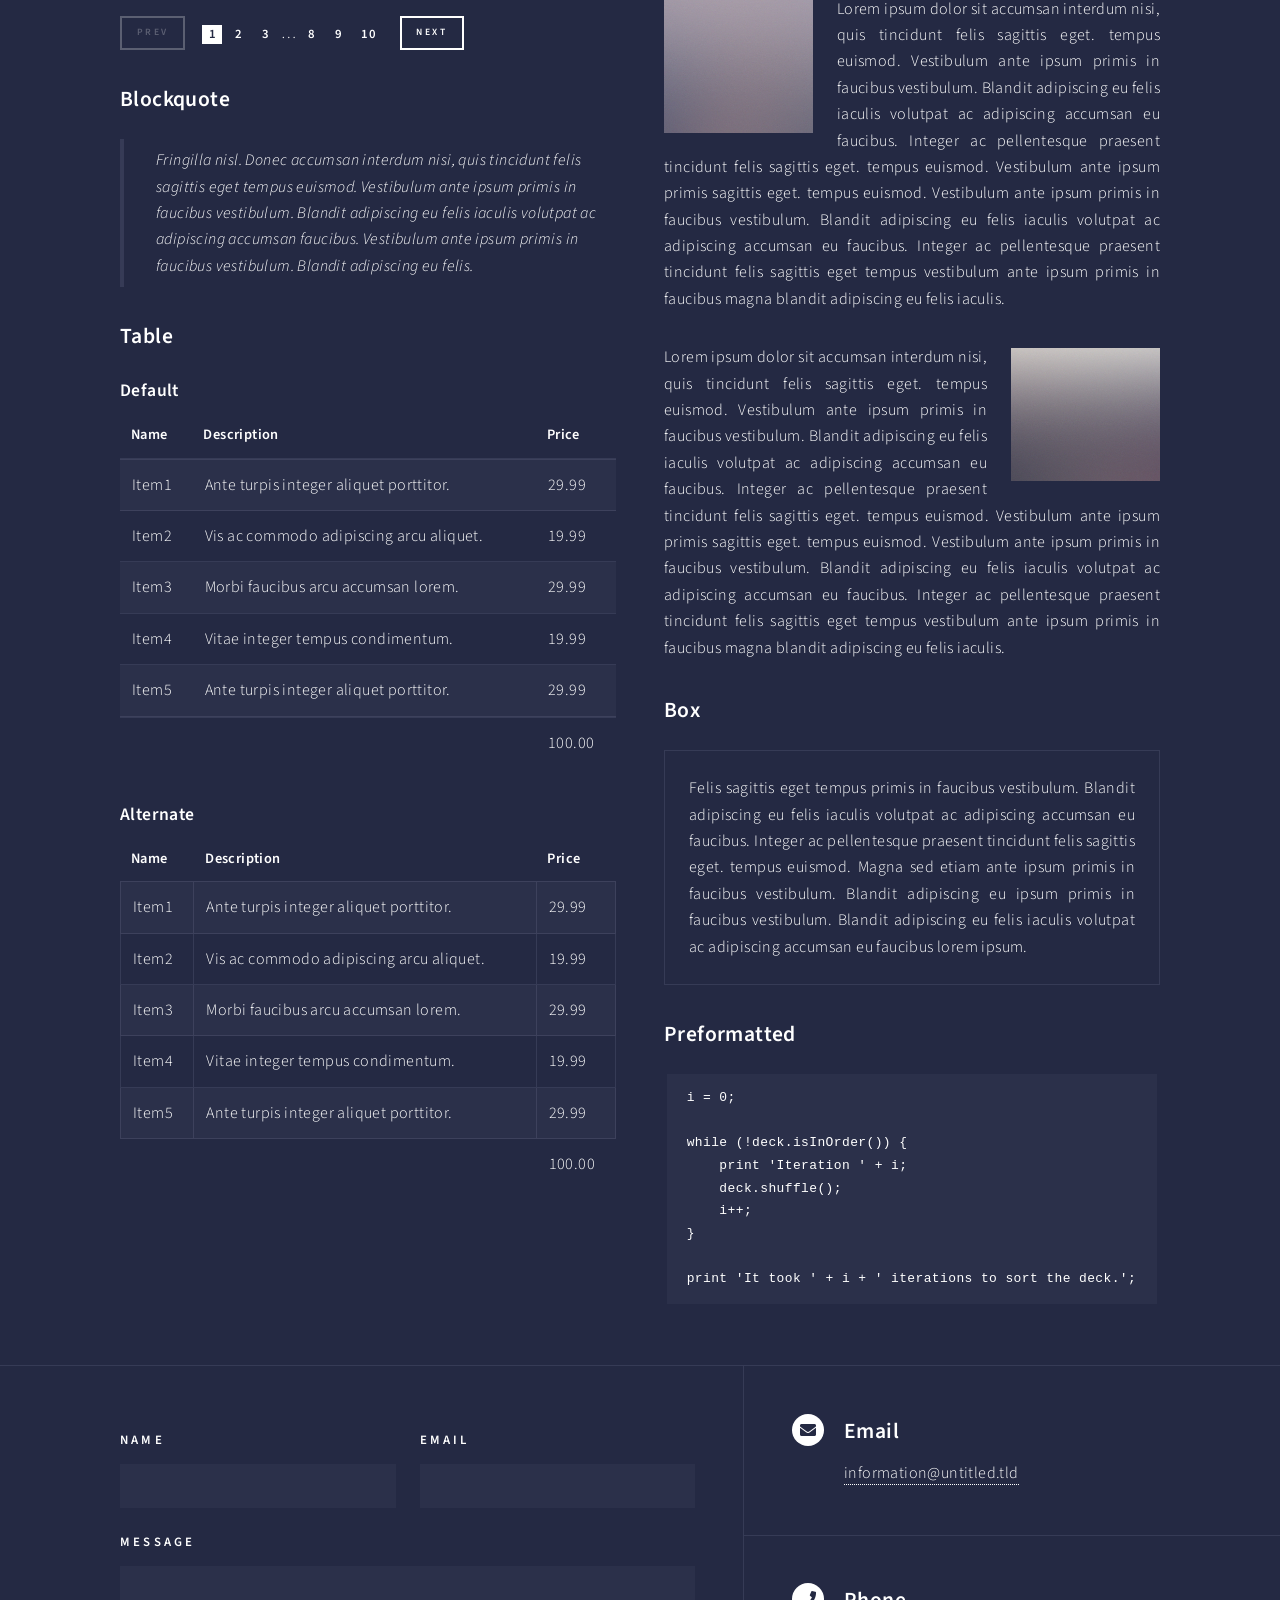
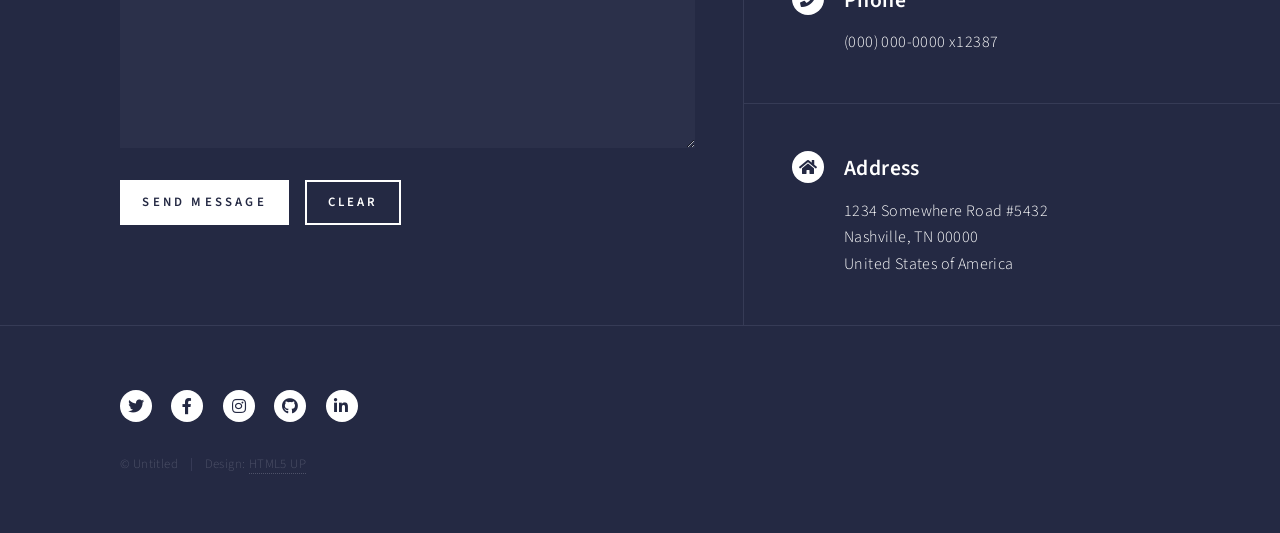
<file: elements.html>
<!DOCTYPE HTML>
<!--
	Forty by HTML5 UP
	html5up.net | @ajlkn
	Free for personal and commercial use under the CCA 3.0 license (html5up.net/license)
-->
<html>
	<head>
		<title>Elements - Forty by HTML5 UP</title>
		<meta charset="utf-8" />
		<meta name="viewport" content="width=device-width, initial-scale=1, user-scalable=no" />
		<link rel="stylesheet" href="assets/css/main.css" />
		<noscript><link rel="stylesheet" href="assets/css/noscript.css" /></noscript>
	</head>
	<body class="is-preload">

		<!-- Wrapper -->
			<div id="wrapper">

				<!-- Header -->
					<header id="header">
						<a href="index.html" class="logo"><strong>Forty</strong> <span>by HTML5 UP</span></a>
						<nav>
							<a href="#menu">Menu</a>
						</nav>
					</header>

				<!-- Menu -->
					<nav id="menu">
						<ul class="links">
							<li><a href="index.html">Home</a></li>
							<li><a href="landing.html">Landing</a></li>
							<li><a href="generic.html">Generic</a></li>
							<li><a href="elements.html">Elements</a></li>
						</ul>
						<ul class="actions stacked">
							<li><a href="#" class="button primary fit">Get Started</a></li>
							<li><a href="#" class="button fit">Log In</a></li>
						</ul>
					</nav>

				<!-- Main -->
					<div id="main" class="alt">

						<!-- One -->
							<section id="one">
								<div class="inner">
									<header class="major">
										<h1>Elements</h1>
									</header>

									<!-- Content -->
										<h2 id="content">Sample Content</h2>
										<p>Praesent ac adipiscing ullamcorper semper ut amet ac risus. Lorem sapien ut odio odio nunc. Ac adipiscing nibh porttitor erat risus justo adipiscing adipiscing amet placerat accumsan. Vis. Faucibus odio magna tempus adipiscing a non. In mi primis arcu ut non accumsan vivamus ac blandit adipiscing adipiscing arcu metus praesent turpis eu ac lacinia nunc ac commodo gravida adipiscing eget accumsan ac nunc adipiscing adipiscing.</p>
										<div class="row">
											<div class="col-6 col-12-small">
												<h3>Sem turpis amet semper</h3>
												<p>Nunc lacinia ante nunc ac lobortis. Interdum adipiscing gravida odio porttitor sem non mi integer non faucibus ornare mi ut ante amet placerat aliquet. Volutpat commodo eu sed ante lacinia. Sapien a lorem in integer ornare praesent commodo adipiscing arcu in massa commodo lorem accumsan at odio massa ac ac. Semper adipiscing varius montes viverra nibh in adipiscing blandit tempus accumsan.</p>
											</div>
											<div class="col-6 col-12-small">
												<h3>Magna odio tempus commodo</h3>
												<p>In arcu accumsan arcu adipiscing accumsan orci ac. Felis id enim aliquet. Accumsan ac integer lobortis commodo ornare aliquet accumsan erat tempus amet porttitor. Ante commodo blandit adipiscing integer semper orci eget. Faucibus commodo adipiscing mi eu nullam accumsan morbi arcu ornare odio mi adipiscing nascetur lacus ac interdum morbi accumsan vis mi accumsan ac praesent.</p>
											</div>
											<!-- Break -->
											<div class="col-4 col-12-medium">
												<h3>Interdum sapien gravida</h3>
												<p>Nunc lacinia ante nunc ac lobortis. Interdum adipiscing gravida odio porttitor sem non mi integer non faucibus ornare mi ut ante amet placerat aliquet. Volutpat eu sed ante lacinia sapien lorem accumsan varius montes viverra nibh in adipiscing blandit tempus accumsan.</p>
											</div>
											<div class="col-4 col-12-medium">
												<h3>Faucibus consequat lorem</h3>
												<p>Nunc lacinia ante nunc ac lobortis. Interdum adipiscing gravida odio porttitor sem non mi integer non faucibus ornare mi ut ante amet placerat aliquet. Volutpat eu sed ante lacinia sapien lorem accumsan varius montes viverra nibh in adipiscing blandit tempus accumsan.</p>
											</div>
											<div class="col-4 col-12-medium">
												<h3>Accumsan montes viverra</h3>
												<p>Nunc lacinia ante nunc ac lobortis. Interdum adipiscing gravida odio porttitor sem non mi integer non faucibus ornare mi ut ante amet placerat aliquet. Volutpat eu sed ante lacinia sapien lorem accumsan varius montes viverra nibh in adipiscing blandit tempus accumsan.</p>
											</div>
										</div>

									<hr class="major" />

									<!-- Elements -->
										<h2 id="elements">Elements</h2>
										<div class="row gtr-200">
											<div class="col-6 col-12-medium">

												<!-- Text stuff -->
													<h3>Text</h3>
													<p>This is <b>bold</b> and this is <strong>strong</strong>. This is <i>italic</i> and this is <em>emphasized</em>.
													This is <sup>superscript</sup> text and this is <sub>subscript</sub> text.
													This is <u>underlined</u> and this is code: <code>for (;;) { ... }</code>.
													Finally, this is a <a href="#">link</a>.</p>
													<hr />
													<h2>Heading Level 2</h2>
													<h3>Heading Level 3</h3>
													<h4>Heading Level 4</h4>
													<hr />
													<p>Nunc lacinia ante nunc ac lobortis. Interdum adipiscing gravida odio porttitor sem non mi integer non faucibus ornare mi ut ante amet placerat aliquet. Volutpat eu sed ante lacinia sapien lorem accumsan varius montes viverra nibh in adipiscing blandit tempus accumsan.</p>

												<!-- Lists -->
													<h3>Lists</h3>
													<div class="row">
														<div class="col-6 col-12-small">

															<h4>Unordered</h4>
															<ul>
																<li>Dolor etiam magna etiam.</li>
																<li>Sagittis lorem eleifend.</li>
																<li>Felis dolore viverra.</li>
															</ul>

															<h4>Alternate</h4>
															<ul class="alt">
																<li>Dolor etiam magna etiam.</li>
																<li>Sagittis lorem eleifend.</li>
																<li>Felis feugiat viverra.</li>
															</ul>

														</div>
														<div class="col-6 col-12-small">

															<h4>Ordered</h4>
															<ol>
																<li>Dolor etiam magna etiam.</li>
																<li>Etiam vel lorem sed viverra.</li>
																<li>Felis dolore viverra.</li>
																<li>Dolor etiam magna etiam.</li>
																<li>Etiam vel lorem sed viverra.</li>
																<li>Felis dolore viverra.</li>
															</ol>

															<h4>Icons</h4>
															<ul class="icons">
																<li><a href="#" class="icon brands fa-twitter"><span class="label">Twitter</span></a></li>
																<li><a href="#" class="icon brands fa-facebook-f"><span class="label">Facebook</span></a></li>
																<li><a href="#" class="icon brands fa-instagram"><span class="label">Instagram</span></a></li>
																<li><a href="#" class="icon brands fa-github"><span class="label">Github</span></a></li>
																<li><a href="#" class="icon brands fa-dribbble"><span class="label">Dribbble</span></a></li>
																<li><a href="#" class="icon brands fa-tumblr"><span class="label">Tumblr</span></a></li>
															</ul>
															<ul class="icons">
																<li><a href="#" class="icon brands alt fa-twitter"><span class="label">Twitter</span></a></li>
																<li><a href="#" class="icon brands alt fa-facebook-f"><span class="label">Facebook</span></a></li>
																<li><a href="#" class="icon brands alt fa-instagram"><span class="label">Instagram</span></a></li>
															</ul>

														</div>
													</div>
													<h4>Definition</h4>
													<dl>
														<dt>Item1</dt>
														<dd>
															<p>Lorem ipsum dolor vestibulum ante ipsum primis in faucibus vestibulum. Blandit adipiscing eu felis iaculis volutpat ac adipiscing accumsan eu faucibus. Integer ac pellentesque praesent. Lorem ipsum dolor.</p>
														</dd>
														<dt>Item2</dt>
														<dd>
															<p>Lorem ipsum dolor vestibulum ante ipsum primis in faucibus vestibulum. Blandit adipiscing eu felis iaculis volutpat ac adipiscing accumsan eu faucibus. Integer ac pellentesque praesent. Lorem ipsum dolor.</p>
														</dd>
														<dt>Item3</dt>
														<dd>
															<p>Lorem ipsum dolor vestibulum ante ipsum primis in faucibus vestibulum. Blandit adipiscing eu felis iaculis volutpat ac adipiscing accumsan eu faucibus. Integer ac pellentesque praesent. Lorem ipsum dolor.</p>
														</dd>
													</dl>

													<h4>Actions</h4>
													<ul class="actions">
														<li><a href="#" class="button primary">Default</a></li>
														<li><a href="#" class="button">Default</a></li>
													</ul>
													<ul class="actions small">
														<li><a href="#" class="button primary small">Small</a></li>
														<li><a href="#" class="button small">Small</a></li>
													</ul>
													<div class="row">
														<div class="col-6 col-12-small">
															<ul class="actions stacked">
																<li><a href="#" class="button primary">Default</a></li>
																<li><a href="#" class="button">Default</a></li>
															</ul>
														</div>
														<div class="col-6 col-12-small">
															<ul class="actions stacked">
																<li><a href="#" class="button primary small">Small</a></li>
																<li><a href="#" class="button small">Small</a></li>
															</ul>
														</div>
														<div class="col-6 col-12-small">
															<ul class="actions stacked">
																<li><a href="#" class="button primary fit">Default</a></li>
																<li><a href="#" class="button fit">Default</a></li>
															</ul>
														</div>
														<div class="col-6 col-12-small">
															<ul class="actions stacked">
																<li><a href="#" class="button primary small fit">Small</a></li>
																<li><a href="#" class="button small fit">Small</a></li>
															</ul>
														</div>
													</div>

													<h4>Pagination</h4>
													<ul class="pagination">
														<li><span class="button small disabled">Prev</span></li>
														<li><a href="#" class="page active">1</a></li>
														<li><a href="#" class="page">2</a></li>
														<li><a href="#" class="page">3</a></li>
														<li><span>&hellip;</span></li>
														<li><a href="#" class="page">8</a></li>
														<li><a href="#" class="page">9</a></li>
														<li><a href="#" class="page">10</a></li>
														<li><a href="#" class="button small">Next</a></li>
													</ul>

												<!-- Blockquote -->
													<h3>Blockquote</h3>
													<blockquote>Fringilla nisl. Donec accumsan interdum nisi, quis tincidunt felis sagittis eget tempus euismod. Vestibulum ante ipsum primis in faucibus vestibulum. Blandit adipiscing eu felis iaculis volutpat ac adipiscing accumsan faucibus. Vestibulum ante ipsum primis in faucibus vestibulum. Blandit adipiscing eu felis.</blockquote>

												<!-- Table -->
													<h3>Table</h3>

													<h4>Default</h4>
													<div class="table-wrapper">
														<table>
															<thead>
																<tr>
																	<th>Name</th>
																	<th>Description</th>
																	<th>Price</th>
																</tr>
															</thead>
															<tbody>
																<tr>
																	<td>Item1</td>
																	<td>Ante turpis integer aliquet porttitor.</td>
																	<td>29.99</td>
																</tr>
																<tr>
																	<td>Item2</td>
																	<td>Vis ac commodo adipiscing arcu aliquet.</td>
																	<td>19.99</td>
																</tr>
																<tr>
																	<td>Item3</td>
																	<td> Morbi faucibus arcu accumsan lorem.</td>
																	<td>29.99</td>
																</tr>
																<tr>
																	<td>Item4</td>
																	<td>Vitae integer tempus condimentum.</td>
																	<td>19.99</td>
																</tr>
																<tr>
																	<td>Item5</td>
																	<td>Ante turpis integer aliquet porttitor.</td>
																	<td>29.99</td>
																</tr>
															</tbody>
															<tfoot>
																<tr>
																	<td colspan="2"></td>
																	<td>100.00</td>
																</tr>
															</tfoot>
														</table>
													</div>

													<h4>Alternate</h4>
													<div class="table-wrapper">
														<table class="alt">
															<thead>
																<tr>
																	<th>Name</th>
																	<th>Description</th>
																	<th>Price</th>
																</tr>
															</thead>
															<tbody>
																<tr>
																	<td>Item1</td>
																	<td>Ante turpis integer aliquet porttitor.</td>
																	<td>29.99</td>
																</tr>
																<tr>
																	<td>Item2</td>
																	<td>Vis ac commodo adipiscing arcu aliquet.</td>
																	<td>19.99</td>
																</tr>
																<tr>
																	<td>Item3</td>
																	<td> Morbi faucibus arcu accumsan lorem.</td>
																	<td>29.99</td>
																</tr>
																<tr>
																	<td>Item4</td>
																	<td>Vitae integer tempus condimentum.</td>
																	<td>19.99</td>
																</tr>
																<tr>
																	<td>Item5</td>
																	<td>Ante turpis integer aliquet porttitor.</td>
																	<td>29.99</td>
																</tr>
															</tbody>
															<tfoot>
																<tr>
																	<td colspan="2"></td>
																	<td>100.00</td>
																</tr>
															</tfoot>
														</table>
													</div>

											</div>
											<div class="col-6 col-12-medium">

												<!-- Buttons -->
													<h3>Buttons</h3>
													<ul class="actions">
														<li><a href="#" class="button primary">Primary</a></li>
														<li><a href="#" class="button">Default</a></li>
													</ul>
													<div class="row">
														<div class="col-6 col-12-xsmall">
															<ul class="actions stacked">
																<li><a href="#" class="button large">Large</a></li>
																<li><a href="#" class="button">Default</a></li>
																<li><a href="#" class="button small">Small</a></li>
															</ul>
														</div>
														<div class="col-6 col-12-xsmall">
															<ul class="actions stacked">
																<li><a href="#" class="button primary large">Large</a></li>
																<li><a href="#" class="button primary">Default</a></li>
																<li><a href="#" class="button primary small">Small</a></li>
															</ul>
														</div>
													</div>
													<ul class="actions fit">
														<li><a href="#" class="button primary fit">Fit</a></li>
														<li><a href="#" class="button fit">Fit</a></li>
													</ul>
													<ul class="actions fit small">
														<li><a href="#" class="button primary fit small">Fit + Small</a></li>
														<li><a href="#" class="button fit small">Fit + Small</a></li>
													</ul>
													<ul class="actions">
														<li><a href="#" class="button primary icon solid fa-search">Icon</a></li>
														<li><a href="#" class="button icon solid fa-download">Icon</a></li>
													</ul>
													<ul class="actions">
														<li><span class="button primary disabled">Primary</span></li>
														<li><span class="button disabled">Default</span></li>
													</ul>

												<!-- Form -->
													<h3>Form</h3>

													<form method="post" action="#">
														<div class="row gtr-uniform">
															<div class="col-6 col-12-xsmall">
																<input type="text" name="demo-name" id="demo-name" value="" placeholder="Name" />
															</div>
															<div class="col-6 col-12-xsmall">
																<input type="email" name="demo-email" id="demo-email" value="" placeholder="Email" />
															</div>
															<!-- Break -->
															<div class="col-12">
																<select name="demo-category" id="demo-category">
																	<option value="">- Category -</option>
																	<option value="1">Manufacturing</option>
																	<option value="1">Shipping</option>
																	<option value="1">Administration</option>
																	<option value="1">Human Resources</option>
																</select>
															</div>
															<!-- Break -->
															<div class="col-4 col-12-small">
																<input type="radio" id="demo-priority-low" name="demo-priority" checked>
																<label for="demo-priority-low">Low</label>
															</div>
															<div class="col-4 col-12-small">
																<input type="radio" id="demo-priority-normal" name="demo-priority">
																<label for="demo-priority-normal">Normal</label>
															</div>
															<div class="col-4 col-12-small">
																<input type="radio" id="demo-priority-high" name="demo-priority">
																<label for="demo-priority-high">High</label>
															</div>
															<!-- Break -->
															<div class="col-6 col-12-small">
																<input type="checkbox" id="demo-copy" name="demo-copy">
																<label for="demo-copy">Email me a copy</label>
															</div>
															<div class="col-6 col-12-small">
																<input type="checkbox" id="demo-human" name="demo-human" checked>
																<label for="demo-human">I am a human</label>
															</div>
															<!-- Break -->
															<div class="col-12">
																<textarea name="demo-message" id="demo-message" placeholder="Enter your message" rows="6"></textarea>
															</div>
															<!-- Break -->
															<div class="col-12">
																<ul class="actions">
																	<li><input type="submit" value="Send Message" class="primary" /></li>
																	<li><input type="reset" value="Reset" /></li>
																</ul>
															</div>
														</div>
													</form>

												<!-- Image -->
													<h3>Image</h3>

													<h4>Fit</h4>
													<span class="image fit"><img src="images/pic03.jpg" alt="" /></span>
													<div class="box alt">
														<div class="row gtr-50 gtr-uniform">
															<div class="col-4"><span class="image fit"><img src="images/pic08.jpg" alt="" /></span></div>
															<div class="col-4"><span class="image fit"><img src="images/pic09.jpg" alt="" /></span></div>
															<div class="col-4"><span class="image fit"><img src="images/pic10.jpg" alt="" /></span></div>
															<!-- Break -->
															<div class="col-4"><span class="image fit"><img src="images/pic10.jpg" alt="" /></span></div>
															<div class="col-4"><span class="image fit"><img src="images/pic08.jpg" alt="" /></span></div>
															<div class="col-4"><span class="image fit"><img src="images/pic09.jpg" alt="" /></span></div>
															<!-- Break -->
															<div class="col-4"><span class="image fit"><img src="images/pic09.jpg" alt="" /></span></div>
															<div class="col-4"><span class="image fit"><img src="images/pic10.jpg" alt="" /></span></div>
															<div class="col-4"><span class="image fit"><img src="images/pic08.jpg" alt="" /></span></div>
														</div>
													</div>

													<h4>Left &amp; Right</h4>
													<p><span class="image left"><img src="images/pic09.jpg" alt="" /></span>Lorem ipsum dolor sit accumsan interdum nisi, quis tincidunt felis sagittis eget. tempus euismod. Vestibulum ante ipsum primis in faucibus vestibulum. Blandit adipiscing eu felis iaculis volutpat ac adipiscing accumsan eu faucibus. Integer ac pellentesque praesent tincidunt felis sagittis eget. tempus euismod. Vestibulum ante ipsum primis sagittis eget. tempus euismod. Vestibulum ante ipsum primis in faucibus vestibulum. Blandit adipiscing eu felis iaculis volutpat ac adipiscing accumsan eu faucibus. Integer ac pellentesque praesent tincidunt felis sagittis eget tempus vestibulum ante ipsum primis in faucibus magna blandit adipiscing eu felis iaculis.</p>
													<p><span class="image right"><img src="images/pic10.jpg" alt="" /></span>Lorem ipsum dolor sit accumsan interdum nisi, quis tincidunt felis sagittis eget. tempus euismod. Vestibulum ante ipsum primis in faucibus vestibulum. Blandit adipiscing eu felis iaculis volutpat ac adipiscing accumsan eu faucibus. Integer ac pellentesque praesent tincidunt felis sagittis eget. tempus euismod. Vestibulum ante ipsum primis sagittis eget. tempus euismod. Vestibulum ante ipsum primis in faucibus vestibulum. Blandit adipiscing eu felis iaculis volutpat ac adipiscing accumsan eu faucibus. Integer ac pellentesque praesent tincidunt felis sagittis eget tempus vestibulum ante ipsum primis in faucibus magna blandit adipiscing eu felis iaculis.</p>

												<!-- Box -->
													<h3>Box</h3>
													<div class="box">
														<p>Felis sagittis eget tempus primis in faucibus vestibulum. Blandit adipiscing eu felis iaculis volutpat ac adipiscing accumsan eu faucibus. Integer ac pellentesque praesent tincidunt felis sagittis eget. tempus euismod. Magna sed etiam ante ipsum primis in faucibus vestibulum. Blandit adipiscing eu ipsum primis in faucibus vestibulum. Blandit adipiscing eu felis iaculis volutpat ac adipiscing accumsan eu faucibus lorem ipsum.</p>
													</div>

												<!-- Preformatted Code -->
													<h3>Preformatted</h3>
													<pre><code>i = 0;

while (!deck.isInOrder()) {
    print 'Iteration ' + i;
    deck.shuffle();
    i++;
}

print 'It took ' + i + ' iterations to sort the deck.';
</code></pre>

											</div>
										</div>

								</div>
							</section>

					</div>

				<!-- Contact -->
					<section id="contact">
						<div class="inner">
							<section>
								<form method="post" action="#">
									<div class="fields">
										<div class="field half">
											<label for="name">Name</label>
											<input type="text" name="name" id="name" />
										</div>
										<div class="field half">
											<label for="email">Email</label>
											<input type="text" name="email" id="email" />
										</div>
										<div class="field">
											<label for="message">Message</label>
											<textarea name="message" id="message" rows="6"></textarea>
										</div>
									</div>
									<ul class="actions">
										<li><input type="submit" value="Send Message" class="primary" /></li>
										<li><input type="reset" value="Clear" /></li>
									</ul>
								</form>
							</section>
							<section class="split">
								<section>
									<div class="contact-method">
										<span class="icon solid alt fa-envelope"></span>
										<h3>Email</h3>
										<a href="#">information@untitled.tld</a>
									</div>
								</section>
								<section>
									<div class="contact-method">
										<span class="icon solid alt fa-phone"></span>
										<h3>Phone</h3>
										<span>(000) 000-0000 x12387</span>
									</div>
								</section>
								<section>
									<div class="contact-method">
										<span class="icon solid alt fa-home"></span>
										<h3>Address</h3>
										<span>1234 Somewhere Road #5432<br />
										Nashville, TN 00000<br />
										United States of America</span>
									</div>
								</section>
							</section>
						</div>
					</section>

				<!-- Footer -->
					<footer id="footer">
						<div class="inner">
							<ul class="icons">
								<li><a href="#" class="icon brands alt fa-twitter"><span class="label">Twitter</span></a></li>
								<li><a href="#" class="icon brands alt fa-facebook-f"><span class="label">Facebook</span></a></li>
								<li><a href="#" class="icon brands alt fa-instagram"><span class="label">Instagram</span></a></li>
								<li><a href="#" class="icon brands alt fa-github"><span class="label">GitHub</span></a></li>
								<li><a href="#" class="icon brands alt fa-linkedin-in"><span class="label">LinkedIn</span></a></li>
							</ul>
							<ul class="copyright">
								<li>&copy; Untitled</li><li>Design: <a href="https://html5up.net">HTML5 UP</a></li>
							</ul>
						</div>
					</footer>

			</div>

		<!-- Scripts -->
			<script src="assets/js/jquery.min.js"></script>
			<script src="assets/js/jquery.scrolly.min.js"></script>
			<script src="assets/js/jquery.scrollex.min.js"></script>
			<script src="assets/js/browser.min.js"></script>
			<script src="assets/js/breakpoints.min.js"></script>
			<script src="assets/js/util.js"></script>
			<script src="assets/js/main.js"></script>

	</body>
</html>
</file>
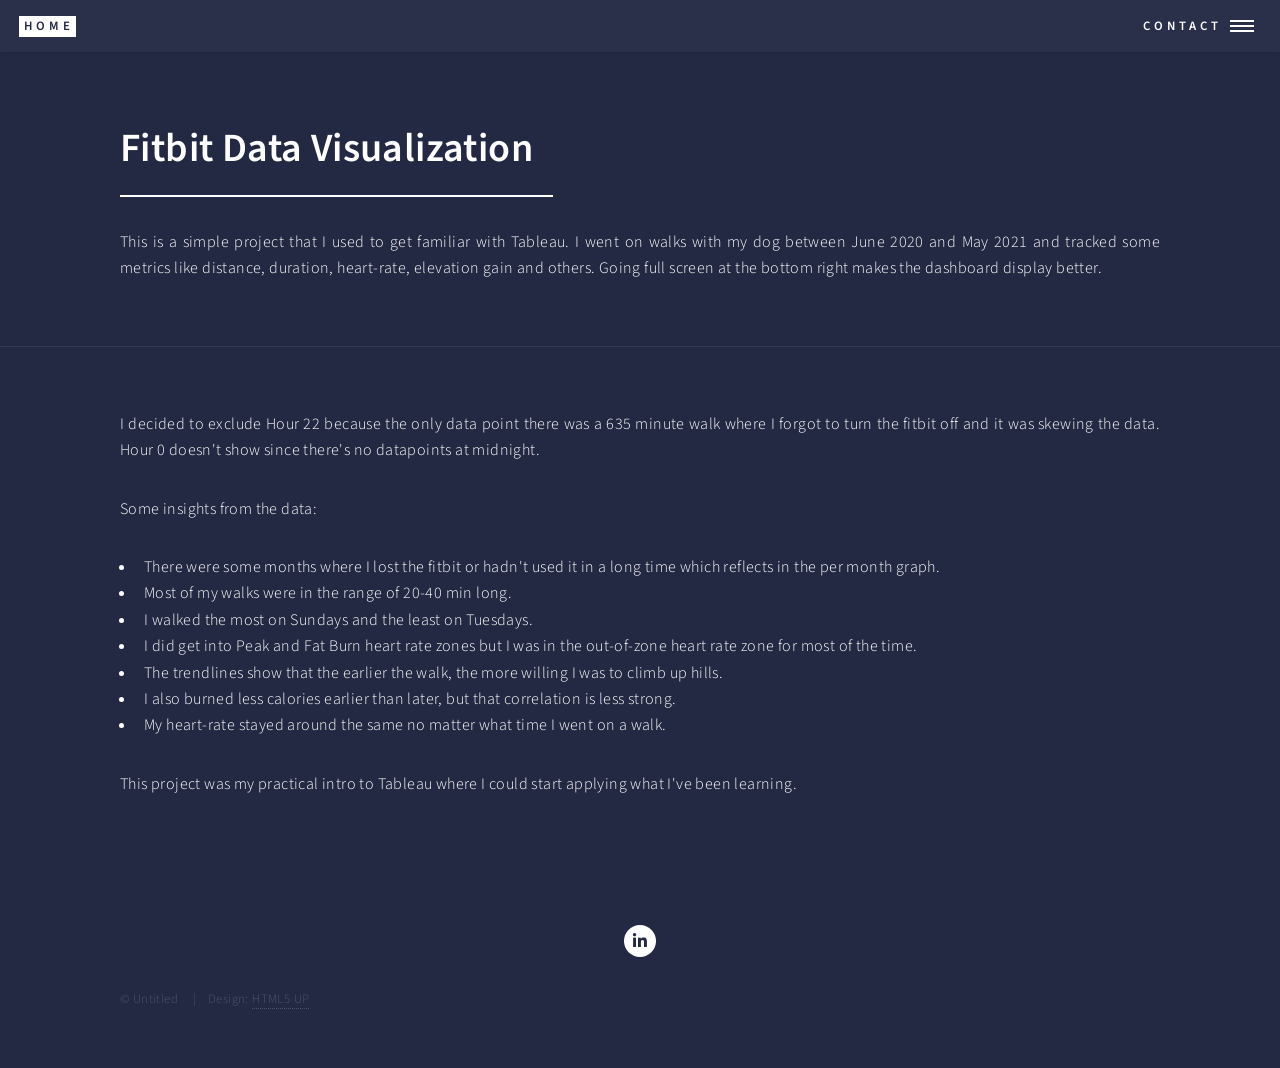
<file: fitbit-data-visualization.html>
<!DOCTYPE HTML>
<!--
	Forty by HTML5 UP
	html5up.net | @ajlkn
	Free for personal and commercial use under the CCA 3.0 license (html5up.net/license)
-->
<html>

<head>
	<title>Generic - Forty by HTML5 UP</title>
	<meta charset="utf-8" />
	<meta name="viewport" content="width=device-width, initial-scale=1, user-scalable=no" />
	<link rel="stylesheet" href="assets/css/main.css" />
	<noscript>
		<link rel="stylesheet" href="assets/css/noscript.css" />
	</noscript>
</head>

<body class="is-preload">

	<!-- Wrapper -->
	<div id="wrapper">

		<!-- Header -->
		<header id="header">
			<a href="index.html" class="logo"><strong>Home</strong> </a>
			<nav>
				<a href="#menu">Contact</a>
			</nav>
		</header>

		<!-- Menu -->
		<nav id="menu">
			<ul class="links">
				<li><a style="pointer-events: none; cursor: default;" href="javascript:void(0);">(786) 250-7669</a></li>
				<li><a href=mailto:luisramirez9696@gmail.com>luisramirez9696@gmail.com</a></li>
				<p></p>
				<ul class="icons">
					<li><a href="https://www.linkedin.com/in/luisramirez0309/" target="_blank" class="icon brands alt fa-linkedin-in"><span class="label">LinkedIn</span></a></li>
				</ul>

			</ul>

		</nav>

		<!-- Main -->
		<div id="main" class="alt">

			<!-- One -->
			<section id="one">
				<div class="inner">
					<header class="major">
						<h1>Fitbit Data Visualization</h1>
					</header>
					<p>This is a simple project that I used to get familiar with Tableau. I went on walks with my dog
						between
						June 2020 and May 2021 and tracked some metrics like distance,
						duration, heart-rate, elevation gain and others.
						Going full screen
						at
						the bottom right makes the dashboard display better.
					</p>

				</div>
			</section>

		</div>

		<div style="width:800px; margin:0 auto;">

			<div class='tableauPlaceholder' id='viz1623717704031' style='position: relative; margin: 0 auto;'>
				<noscript><a href='#'><img alt='Dashboard 1 '
							src='https:&#47;&#47;public.tableau.com&#47;static&#47;images&#47;Fi&#47;FitbitVisualization&#47;Dashboard1&#47;1_rss.png'
							style='border: none' /></a></noscript><object class='tableauViz' style='display:none;'>
					<param name='host_url' value='https%3A%2F%2Fpublic.tableau.com%2F' />
					<param name='embed_code_version' value='3' />
					<param name='site_root' value='' />
					<param name='name' value='FitbitVisualization&#47;Dashboard1' />
					<param name='tabs' value='no' />
					<param name='toolbar' value='yes' />
					<param name='static_image'
						value='https:&#47;&#47;public.tableau.com&#47;static&#47;images&#47;Fi&#47;FitbitVisualization&#47;Dashboard1&#47;1.png' />
					<param name='animate_transition' value='yes' />
					<param name='display_static_image' value='yes' />
					<param name='display_spinner' value='yes' />
					<param name='display_overlay' value='yes' />
					<param name='display_count' value='yes' />
					<param name='language' value='en-US' />
				</object>
			</div>
			<script
				type='text/javascript'>                    var divElement = document.getElementById('viz1623717704031'); var vizElement = divElement.getElementsByTagName('object')[0]; if (divElement.offsetWidth > 800) { vizElement.style.minWidth = '420px'; vizElement.style.maxWidth = '650px'; vizElement.style.width = '100%'; vizElement.style.minHeight = '587px'; vizElement.style.maxHeight = '887px'; vizElement.style.height = (divElement.offsetWidth * 0.75) + 'px'; } else if (divElement.offsetWidth > 500) { vizElement.style.minWidth = '420px'; vizElement.style.maxWidth = '650px'; vizElement.style.width = '100%'; vizElement.style.minHeight = '587px'; vizElement.style.maxHeight = '887px'; vizElement.style.height = (divElement.offsetWidth * 0.75) + 'px'; } else { vizElement.style.width = '100%'; vizElement.style.height = '1577px'; } var scriptElement = document.createElement('script'); scriptElement.src = 'https://public.tableau.com/javascripts/api/viz_v1.js'; vizElement.parentNode.insertBefore(scriptElement, vizElement);                </script>

		</div>

		<section id="two">
			<div class="inner">

				<p>
					I decided to
					exclude Hour 22 because
					the only data
					point there was a
					635 minute walk where I forgot to turn the fitbit off and it was skewing the
					data. Hour
					0 doesn't show since there's no datapoints at midnight.
				</p>

				<p>Some insights from the data: </p>
				<ul>
					<li>There were some months where I lost the fitbit or hadn't used it in
						a long time which reflects in the per month graph.</li>
					<li>Most of my walks
						were in the range of 20-40 min long.</li>
					<li>I walked the most on Sundays and the least on Tuesdays.</li>
					<li>I did
						get into Peak and Fat Burn heart rate zones but I was in the out-of-zone heart rate zone for
						most of the time.</li>
					<li> The trendlines show that the earlier the walk, the more
						willing I was to
						climb up hills.</li>
					<li>I also burned less calories earlier than later, but that correlation is
						less strong.</li>
					<li>My heart-rate stayed around the same no matter what time I went on a walk.</li>
				</ul>





				This project was my practical intro to Tableau where I could start applying what I've been learning.
				</p>

			</div>
		</section>

		<!-- Footer -->
		<footer id="footer">
			<div class="inner">
				<ul class="icons">
					<center>
					<li><a href="https://www.linkedin.com/in/luisramirez0309/" target="_blank" class="icon brands alt fa-linkedin-in"><span class="label">LinkedIn</span></a></li>
				</center>
				</ul>
				<ul class="copyright">
					<li>&copy; Untitled</li>
					<li>Design: <a href="https://html5up.net">HTML5 UP</a></li>
				</ul>
			</div>
		</footer>

	</div>

	<!-- Scripts -->
	<script src="assets/js/jquery.min.js"></script>
	<script src="assets/js/jquery.scrolly.min.js"></script>
	<script src="assets/js/jquery.scrollex.min.js"></script>
	<script src="assets/js/browser.min.js"></script>
	<script src="assets/js/breakpoints.min.js"></script>
	<script src="assets/js/util.js"></script>
	<script src="assets/js/main.js"></script>

</body>

</html>
</file>
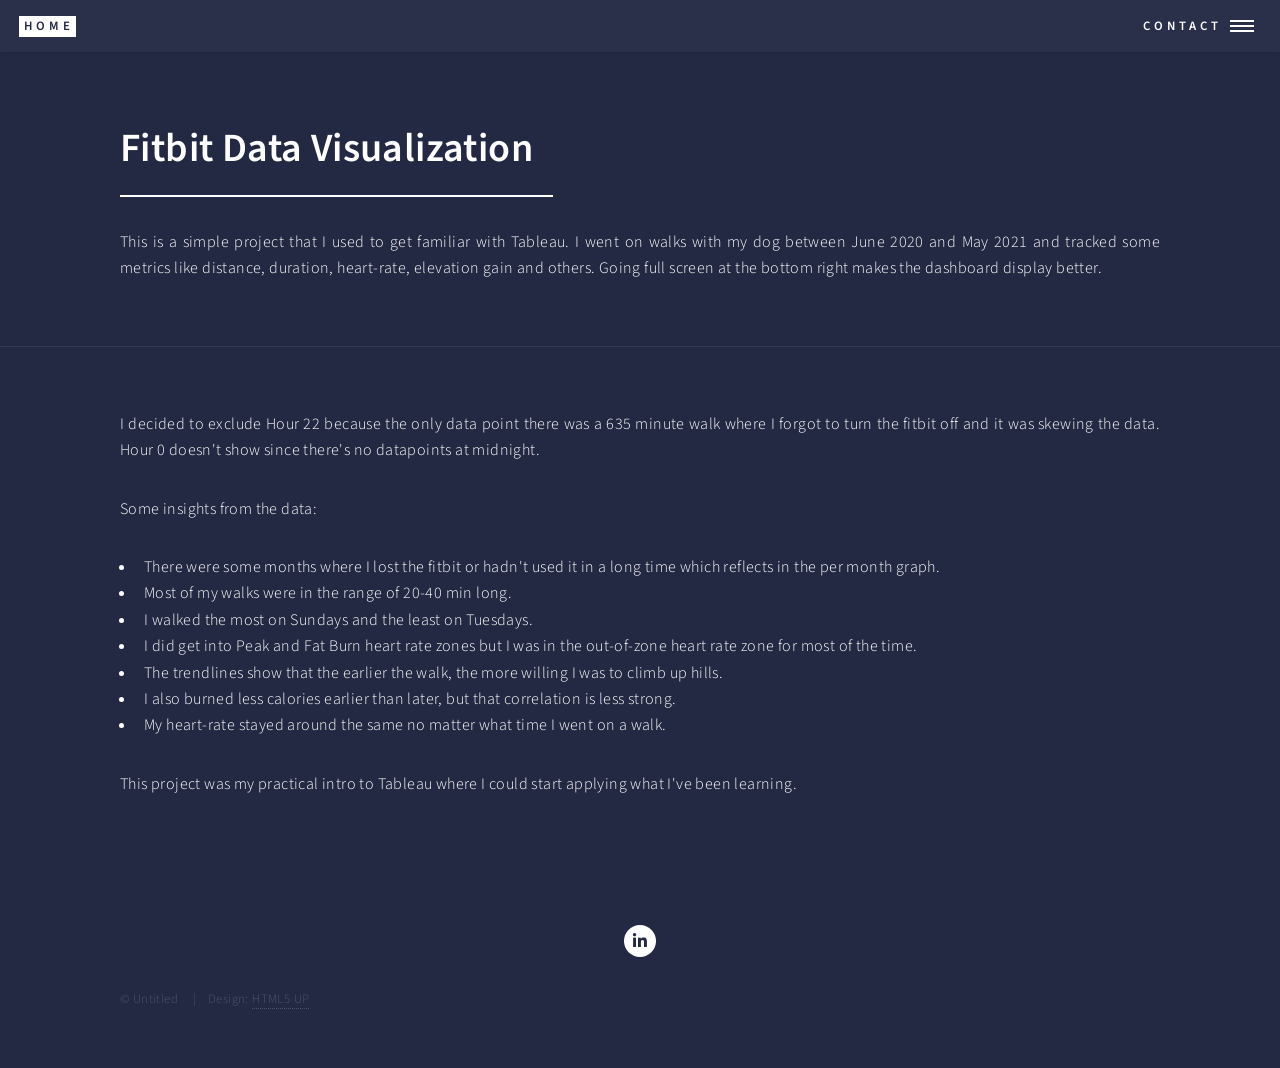
<file: fitbit-tableau.html>
<!DOCTYPE HTML>
<!--
	Forty by HTML5 UP
	html5up.net | @ajlkn
	Free for personal and commercial use under the CCA 3.0 license (html5up.net/license)
-->
<html>

<head>
	<title>Generic - Forty by HTML5 UP</title>
	<meta charset="utf-8" />
	<!-- <meta name="viewport" content="width=1000" /> -->
	<meta name="viewport" content="width=device-width, initial-scale=1.0, maximum-scale=1.0, user-scalable=no" />
	<link rel="stylesheet" href="assets/css/main.css" />
	<noscript>
		<link rel="stylesheet" href="assets/css/noscript.css" />
	</noscript>
</head>

<body class="is-preload">

	<!-- Wrapper -->
	<div id="wrapper">

		<!-- Header -->
		<header id="header">
			<a href="index.html" class="logo"><strong>Home</strong> </a>
			<nav>
				<a href="#menu">Contact</a>
			</nav>
		</header>

		<!-- Menu -->
		<nav id="menu">
			<ul class="links">
				<li><a style="pointer-events: none; cursor: default;" href="javascript:void(0);">(786) 250-7669</a></li>
				<li><a href=mailto:luisramirez9696@gmail.com>luisramirez9696@gmail.com</a></li>
				<p></p>
				<ul class="icons">
					<li><a href="https://www.linkedin.com/in/luisramirez0309/" target="_blank" class="icon brands alt fa-linkedin-in"><span class="label">LinkedIn</span></a></li>
				</ul>

			</ul>

		</nav>

		<!-- Main -->
		<div id="main" class="alt">

			<!-- One -->
			<section id="one">
				<div class="inner">
					<header class="major">
						<h1>Fitbit Data Visualization</h1>
					</header>
					<p>This is a simple project that I used to get familiar with Tableau. I went on walks with my dog
						between
						June 2020 and May 2021 and tracked some metrics like distance,
						duration, heart-rate, elevation gain and others.
						Going full screen
						at
						the bottom right makes the dashboard display better.
					</p>

				</div>
			</section>

		</div>

		<div style="width:800px; margin:0 auto;">

			<div class='tableauPlaceholder' id='viz1623717704031' style='position: relative; margin: 0 auto;'>
				<noscript><a href='#'><img alt='Dashboard 1 '
							src='https:&#47;&#47;public.tableau.com&#47;static&#47;images&#47;Fi&#47;FitbitVisualization&#47;Dashboard1&#47;1_rss.png'
							style='border: none' /></a></noscript><object class='tableauViz' style='display:none;'>
					<param name='host_url' value='https%3A%2F%2Fpublic.tableau.com%2F' />
					<param name='embed_code_version' value='3' />
					<param name='site_root' value='' />
					<param name='name' value='FitbitVisualization&#47;Dashboard1' />
					<param name='tabs' value='no' />
					<param name='toolbar' value='yes' />
					<param name='static_image'
						value='https:&#47;&#47;public.tableau.com&#47;static&#47;images&#47;Fi&#47;FitbitVisualization&#47;Dashboard1&#47;1.png' />
					<param name='animate_transition' value='yes' />
					<param name='display_static_image' value='yes' />
					<param name='display_spinner' value='yes' />
					<param name='display_overlay' value='yes' />
					<param name='display_count' value='yes' />
					<param name='language' value='en-US' />
				</object>
			</div>
			<script
				type='text/javascript'>                    var divElement = document.getElementById('viz1623717704031'); var vizElement = divElement.getElementsByTagName('object')[0]; if (divElement.offsetWidth > 800) { vizElement.style.minWidth = '420px'; vizElement.style.maxWidth = '650px'; vizElement.style.width = '100%'; vizElement.style.minHeight = '587px'; vizElement.style.maxHeight = '887px'; vizElement.style.height = (divElement.offsetWidth * 0.75) + 'px'; } else if (divElement.offsetWidth > 500) { vizElement.style.minWidth = '420px'; vizElement.style.maxWidth = '650px'; vizElement.style.width = '100%'; vizElement.style.minHeight = '587px'; vizElement.style.maxHeight = '887px'; vizElement.style.height = (divElement.offsetWidth * 0.75) + 'px'; } else { vizElement.style.width = '100%'; vizElement.style.height = '1577px'; } var scriptElement = document.createElement('script'); scriptElement.src = 'https://public.tableau.com/javascripts/api/viz_v1.js'; vizElement.parentNode.insertBefore(scriptElement, vizElement);                </script>

		</div>

		<section id="two">
			<div class="inner">

				<p>
					I decided to
					exclude Hour 22 because
					the only data
					point there was a
					635 minute walk where I forgot to turn the fitbit off and it was skewing the
					data. Hour
					0 doesn't show since there's no datapoints at midnight.
				</p>

				<p>Some insights from the data: </p>
				<ul>
					<li>There were some months where I lost the fitbit or hadn't used it in
						a long time which reflects in the per month graph.</li>
					<li>Most of my walks
						were in the range of 20-40 min long.</li>
					<li>I walked the most on Sundays and the least on Tuesdays.</li>
					<li>I did
						get into Peak and Fat Burn heart rate zones but I was in the out-of-zone heart rate zone for
						most of the time.</li>
					<li> The trendlines show that the earlier the walk, the more
						willing I was to
						climb up hills.</li>
					<li>I also burned less calories earlier than later, but that correlation is
						less strong.</li>
					<li>My heart-rate stayed around the same no matter what time I went on a walk.</li>
				</ul>





				This project was my practical intro to Tableau where I could start applying what I've been learning.
				</p>

			</div>
		</section>

		<!-- Footer -->
		<footer id="footer">
			<div class="inner">
				<ul class="icons">
					<center>
					<li><a href="https://www.linkedin.com/in/luisramirez0309/" target="_blank" class="icon brands alt fa-linkedin-in"><span class="label">LinkedIn</span></a></li>
				</center>
				</ul>
				<ul class="copyright">
					<li>&copy; Untitled</li>
					<li>Design: <a href="https://html5up.net">HTML5 UP</a></li>
				</ul>
			</div>
		</footer>

	</div>

	<!-- Scripts -->
	<script src="assets/js/jquery.min.js"></script>
	<script src="assets/js/jquery.scrolly.min.js"></script>
	<script src="assets/js/jquery.scrollex.min.js"></script>
	<script src="assets/js/browser.min.js"></script>
	<script src="assets/js/breakpoints.min.js"></script>
	<script src="assets/js/util.js"></script>
	<script src="assets/js/main.js"></script>

</body>

</html>
</file>
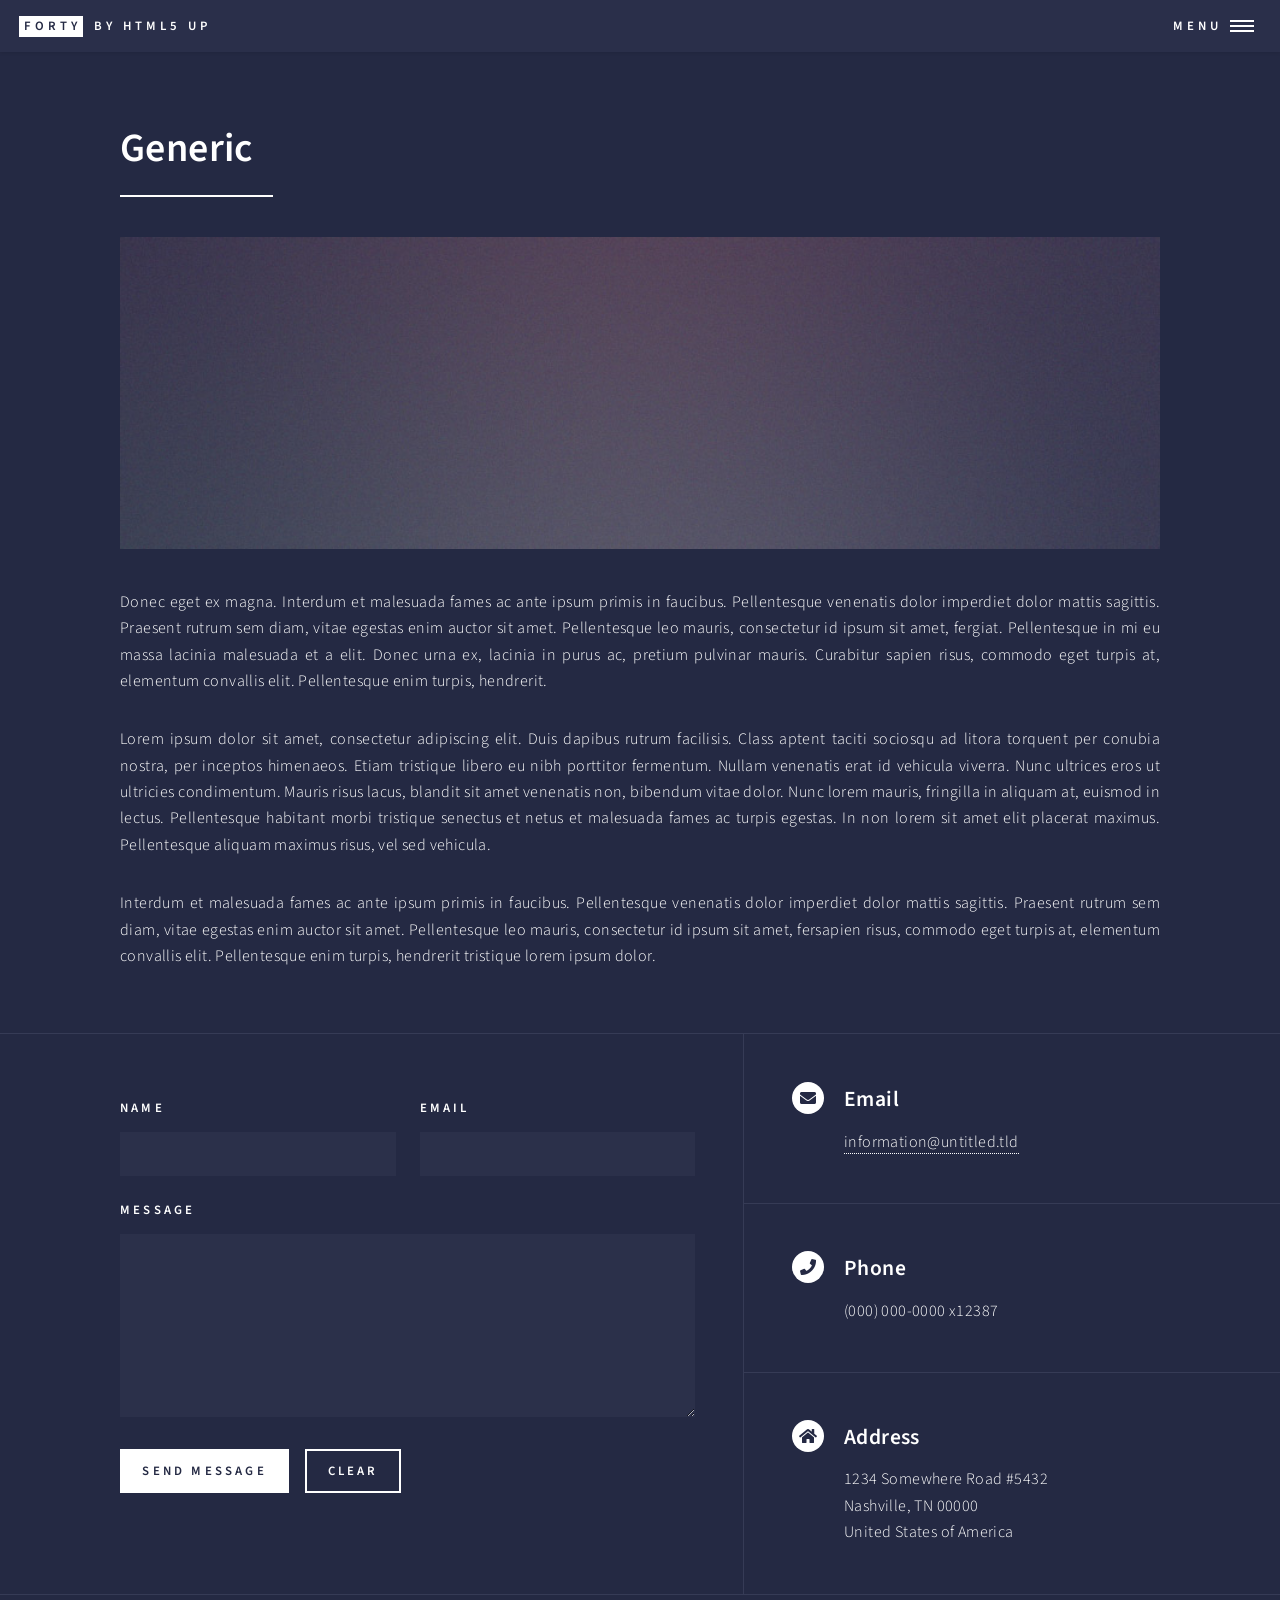
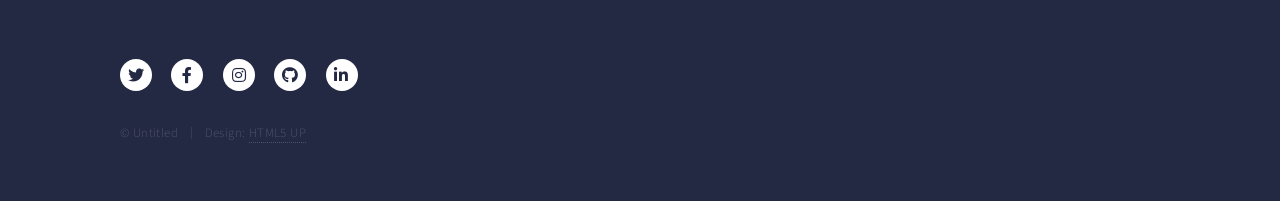
<file: generic.html>
<!DOCTYPE HTML>
<!--
	Forty by HTML5 UP
	html5up.net | @ajlkn
	Free for personal and commercial use under the CCA 3.0 license (html5up.net/license)
-->
<html>
	<head>
		<title>Generic - Forty by HTML5 UP</title>
		<meta charset="utf-8" />
		<meta name="viewport" content="width=device-width, initial-scale=1, user-scalable=no" />
		<link rel="stylesheet" href="assets/css/main.css" />
		<noscript><link rel="stylesheet" href="assets/css/noscript.css" /></noscript>
	</head>
	<body class="is-preload">

		<!-- Wrapper -->
			<div id="wrapper">

				<!-- Header -->
					<header id="header">
						<a href="index.html" class="logo"><strong>Forty</strong> <span>by HTML5 UP</span></a>
						<nav>
							<a href="#menu">Menu</a>
						</nav>
					</header>

				<!-- Menu -->
					<nav id="menu">
						<ul class="links">
							<li><a href="index.html">Home</a></li>
							<li><a href="landing.html">Landing</a></li>
							<li><a href="generic.html">Generic</a></li>
							<li><a href="elements.html">Elements</a></li>
						</ul>
						<ul class="actions stacked">
							<li><a href="#" class="button primary fit">Get Started</a></li>
							<li><a href="#" class="button fit">Log In</a></li>
						</ul>
					</nav>

				<!-- Main -->
					<div id="main" class="alt">

						<!-- One -->
							<section id="one">
								<div class="inner">
									<header class="major">
										<h1>Generic</h1>
									</header>
									<span class="image main"><img src="images/pic11.jpg" alt="" /></span>
									<p>Donec eget ex magna. Interdum et malesuada fames ac ante ipsum primis in faucibus. Pellentesque venenatis dolor imperdiet dolor mattis sagittis. Praesent rutrum sem diam, vitae egestas enim auctor sit amet. Pellentesque leo mauris, consectetur id ipsum sit amet, fergiat. Pellentesque in mi eu massa lacinia malesuada et a elit. Donec urna ex, lacinia in purus ac, pretium pulvinar mauris. Curabitur sapien risus, commodo eget turpis at, elementum convallis elit. Pellentesque enim turpis, hendrerit.</p>
									<p>Lorem ipsum dolor sit amet, consectetur adipiscing elit. Duis dapibus rutrum facilisis. Class aptent taciti sociosqu ad litora torquent per conubia nostra, per inceptos himenaeos. Etiam tristique libero eu nibh porttitor fermentum. Nullam venenatis erat id vehicula viverra. Nunc ultrices eros ut ultricies condimentum. Mauris risus lacus, blandit sit amet venenatis non, bibendum vitae dolor. Nunc lorem mauris, fringilla in aliquam at, euismod in lectus. Pellentesque habitant morbi tristique senectus et netus et malesuada fames ac turpis egestas. In non lorem sit amet elit placerat maximus. Pellentesque aliquam maximus risus, vel sed vehicula.</p>
									<p>Interdum et malesuada fames ac ante ipsum primis in faucibus. Pellentesque venenatis dolor imperdiet dolor mattis sagittis. Praesent rutrum sem diam, vitae egestas enim auctor sit amet. Pellentesque leo mauris, consectetur id ipsum sit amet, fersapien risus, commodo eget turpis at, elementum convallis elit. Pellentesque enim turpis, hendrerit tristique lorem ipsum dolor.</p>
								</div>
							</section>

					</div>

				<!-- Contact -->
					<section id="contact">
						<div class="inner">
							<section>
								<form method="post" action="#">
									<div class="fields">
										<div class="field half">
											<label for="name">Name</label>
											<input type="text" name="name" id="name" />
										</div>
										<div class="field half">
											<label for="email">Email</label>
											<input type="text" name="email" id="email" />
										</div>
										<div class="field">
											<label for="message">Message</label>
											<textarea name="message" id="message" rows="6"></textarea>
										</div>
									</div>
									<ul class="actions">
										<li><input type="submit" value="Send Message" class="primary" /></li>
										<li><input type="reset" value="Clear" /></li>
									</ul>
								</form>
							</section>
							<section class="split">
								<section>
									<div class="contact-method">
										<span class="icon solid alt fa-envelope"></span>
										<h3>Email</h3>
										<a href="#">information@untitled.tld</a>
									</div>
								</section>
								<section>
									<div class="contact-method">
										<span class="icon solid alt fa-phone"></span>
										<h3>Phone</h3>
										<span>(000) 000-0000 x12387</span>
									</div>
								</section>
								<section>
									<div class="contact-method">
										<span class="icon solid alt fa-home"></span>
										<h3>Address</h3>
										<span>1234 Somewhere Road #5432<br />
										Nashville, TN 00000<br />
										United States of America</span>
									</div>
								</section>
							</section>
						</div>
					</section>

				<!-- Footer -->
					<footer id="footer">
						<div class="inner">
							<ul class="icons">
								<li><a href="#" class="icon brands alt fa-twitter"><span class="label">Twitter</span></a></li>
								<li><a href="#" class="icon brands alt fa-facebook-f"><span class="label">Facebook</span></a></li>
								<li><a href="#" class="icon brands alt fa-instagram"><span class="label">Instagram</span></a></li>
								<li><a href="#" class="icon brands alt fa-github"><span class="label">GitHub</span></a></li>
								<li><a href="#" class="icon brands alt fa-linkedin-in"><span class="label">LinkedIn</span></a></li>
							</ul>
							<ul class="copyright">
								<li>&copy; Untitled</li><li>Design: <a href="https://html5up.net">HTML5 UP</a></li>
							</ul>
						</div>
					</footer>

			</div>

		<!-- Scripts -->
			<script src="assets/js/jquery.min.js"></script>
			<script src="assets/js/jquery.scrolly.min.js"></script>
			<script src="assets/js/jquery.scrollex.min.js"></script>
			<script src="assets/js/browser.min.js"></script>
			<script src="assets/js/breakpoints.min.js"></script>
			<script src="assets/js/util.js"></script>
			<script src="assets/js/main.js"></script>

	</body>
</html>
</file>
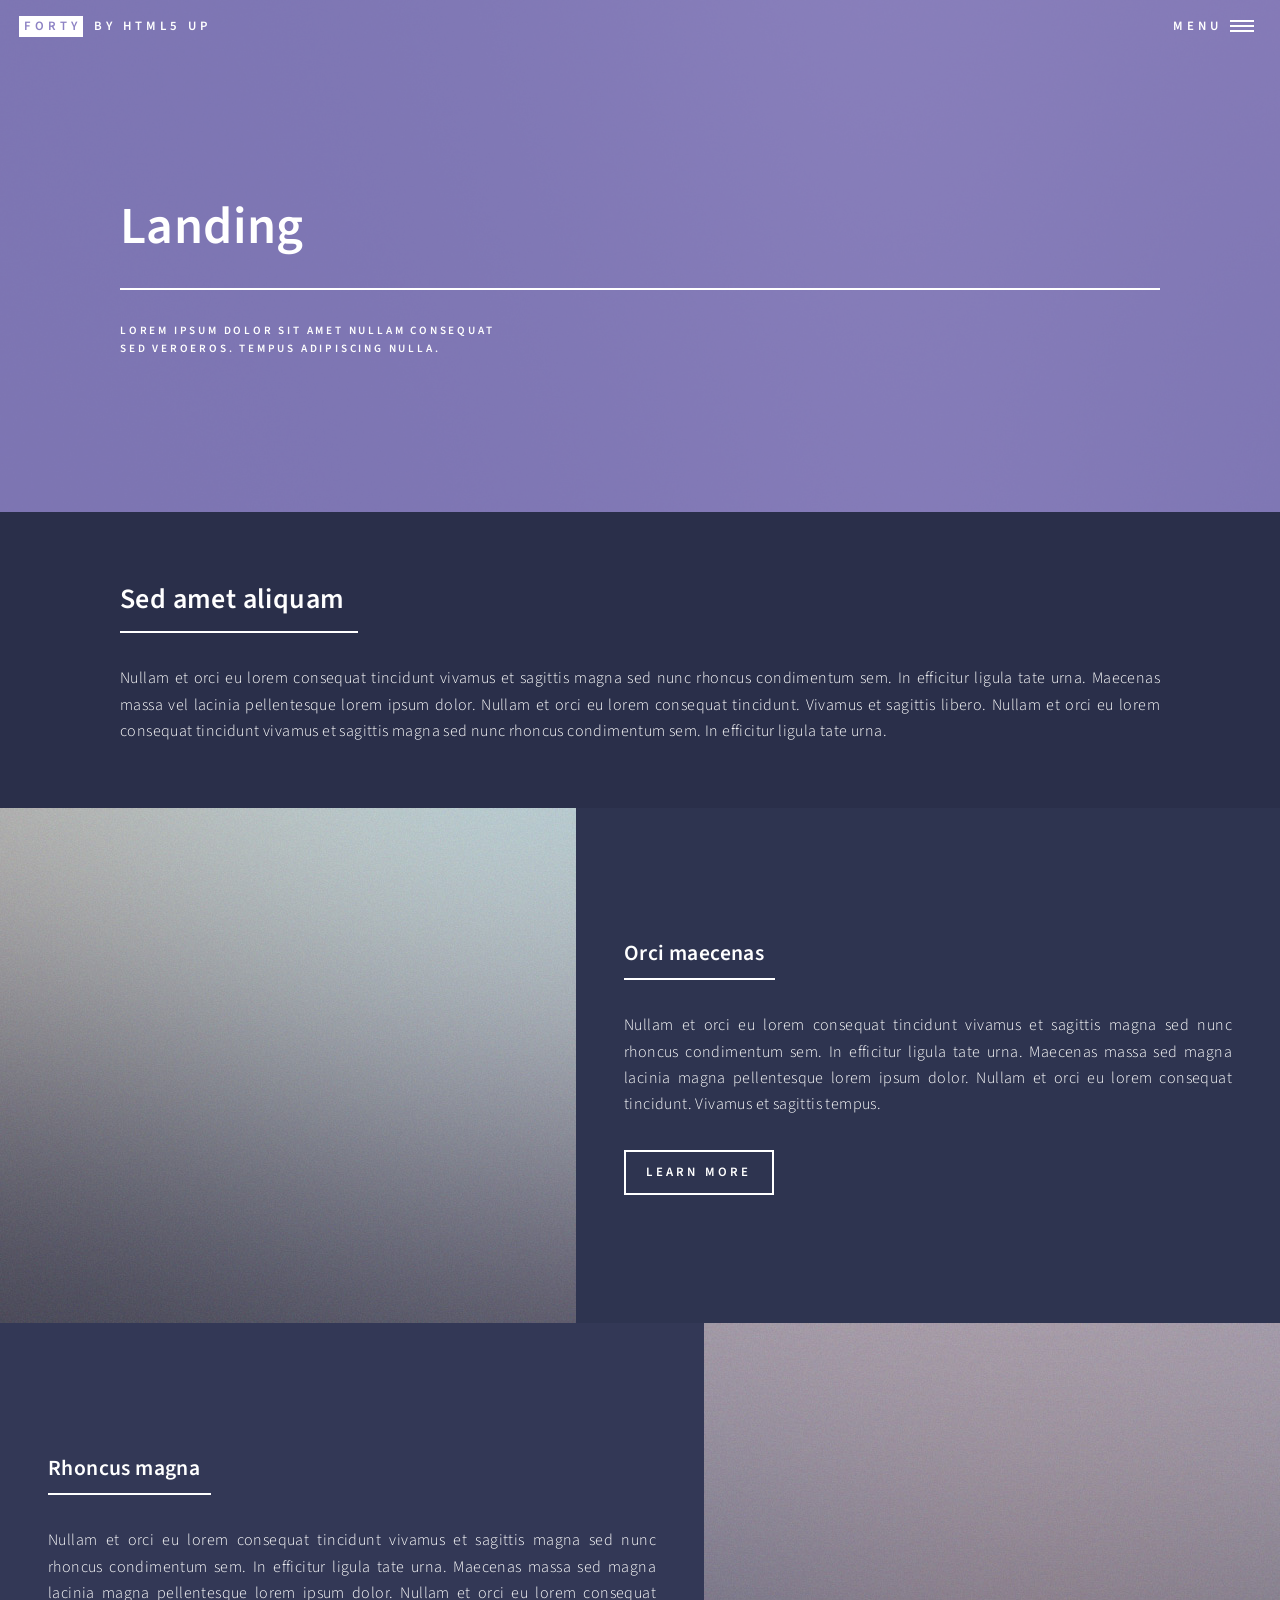
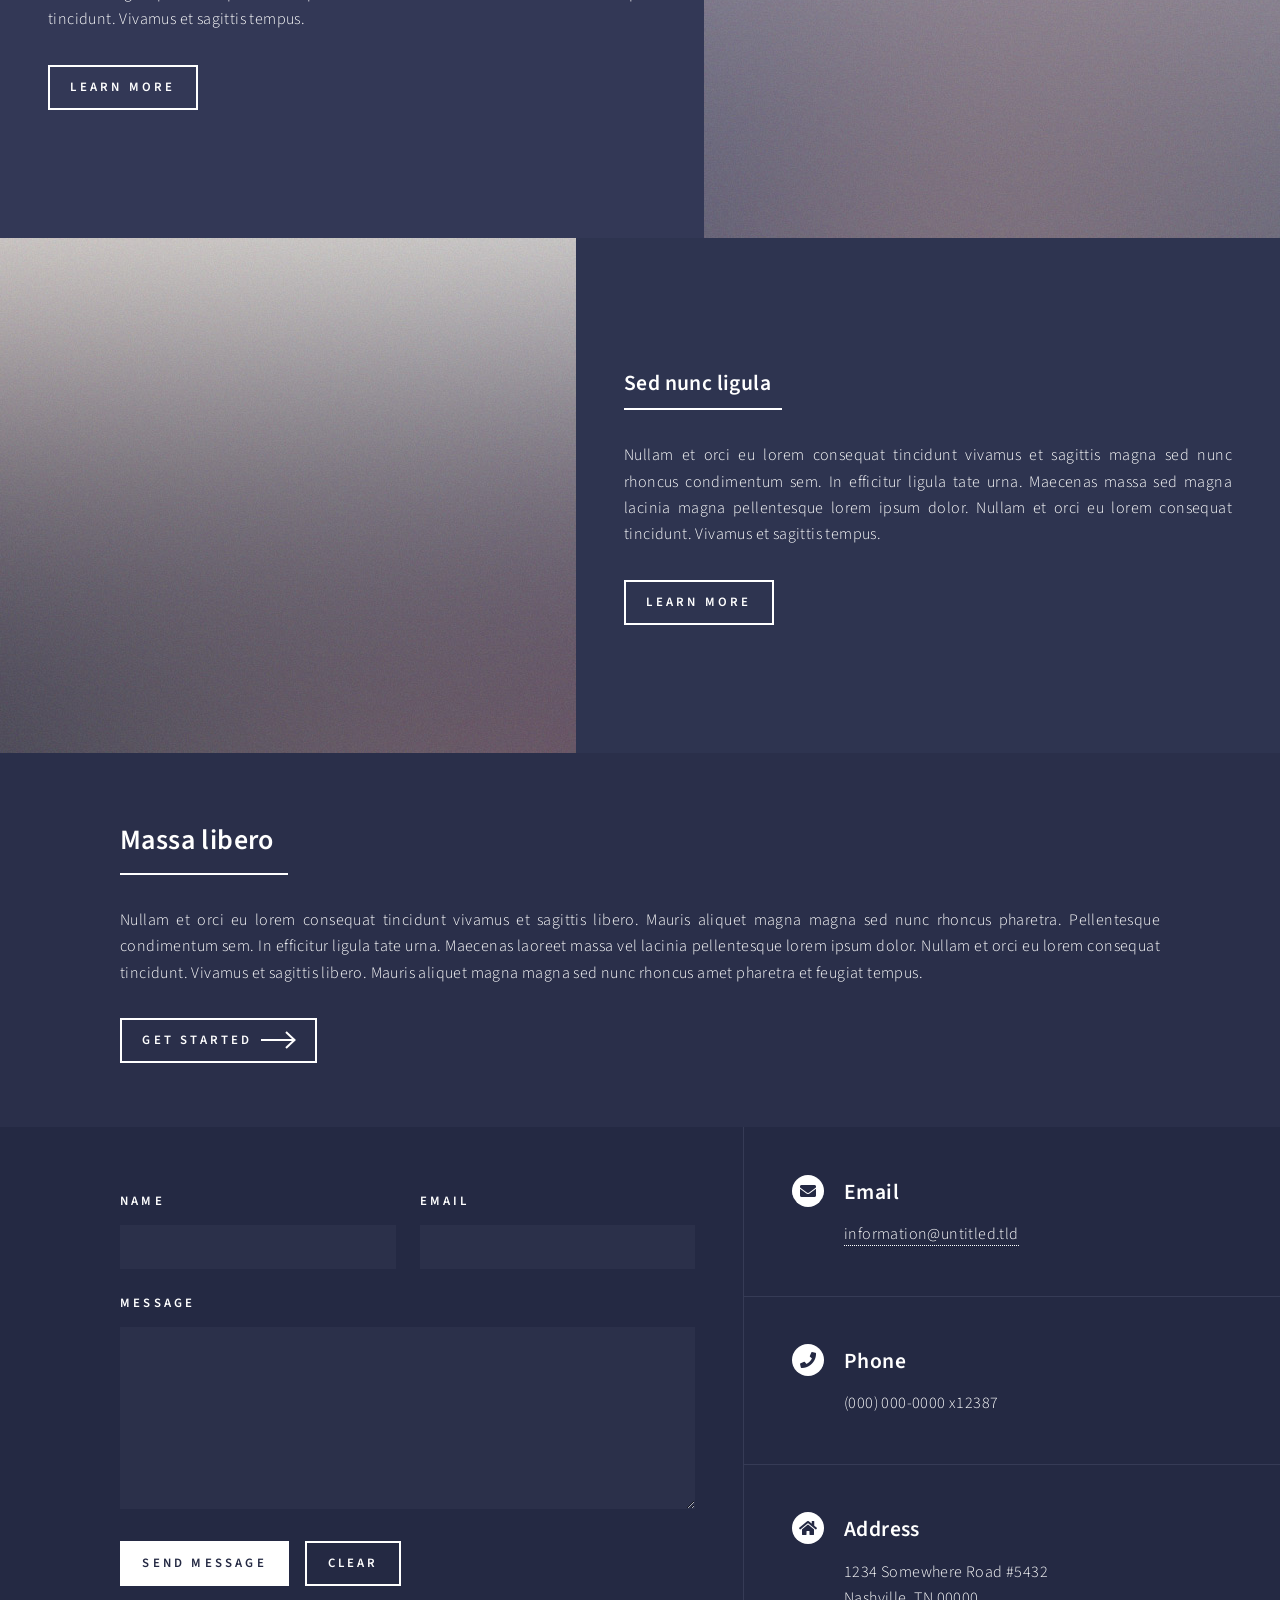
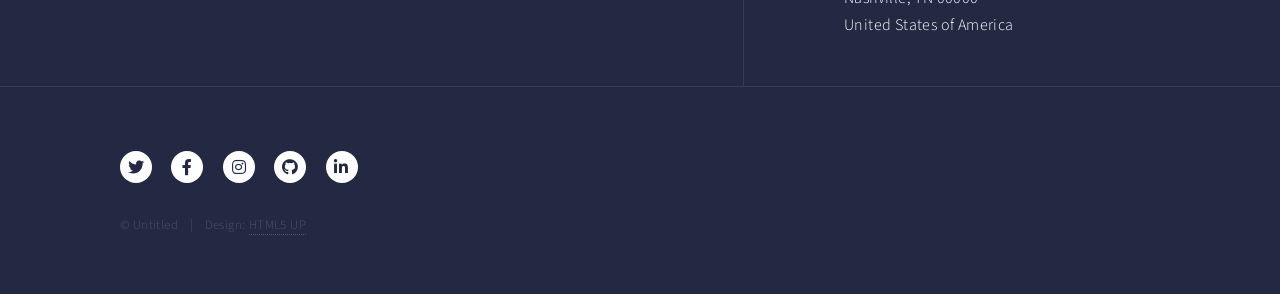
<file: landing.html>
<!DOCTYPE HTML>
<!--
	Forty by HTML5 UP
	html5up.net | @ajlkn
	Free for personal and commercial use under the CCA 3.0 license (html5up.net/license)
-->
<html>
	<head>
		<title>Landing - Forty by HTML5 UP</title>
		<meta charset="utf-8" />
		<meta name="viewport" content="width=device-width, initial-scale=1, user-scalable=no" />
		<link rel="stylesheet" href="assets/css/main.css" />
		<noscript><link rel="stylesheet" href="assets/css/noscript.css" /></noscript>
	</head>
	<body class="is-preload">

		<!-- Wrapper -->
			<div id="wrapper">

				<!-- Header -->
				<!-- Note: The "styleN" class below should match that of the banner element. -->
					<header id="header" class="alt style2">
						<a href="index.html" class="logo"><strong>Forty</strong> <span>by HTML5 UP</span></a>
						<nav>
							<a href="#menu">Menu</a>
						</nav>
					</header>

				<!-- Menu -->
					<nav id="menu">
						<ul class="links">
							<li><a href="index.html">Home</a></li>
							<li><a href="landing.html">Landing</a></li>
							<li><a href="generic.html">Generic</a></li>
							<li><a href="elements.html">Elements</a></li>
						</ul>
						<ul class="actions stacked">
							<li><a href="#" class="button primary fit">Get Started</a></li>
							<li><a href="#" class="button fit">Log In</a></li>
						</ul>
					</nav>

				<!-- Banner -->
				<!-- Note: The "styleN" class below should match that of the header element. -->
					<section id="banner" class="style2">
						<div class="inner">
							<span class="image">
								<img src="images/pic07.jpg" alt="" />
							</span>
							<header class="major">
								<h1>Landing</h1>
							</header>
							<div class="content">
								<p>Lorem ipsum dolor sit amet nullam consequat<br />
								sed veroeros. tempus adipiscing nulla.</p>
							</div>
						</div>
					</section>

				<!-- Main -->
					<div id="main">

						<!-- One -->
							<section id="one">
								<div class="inner">
									<header class="major">
										<h2>Sed amet aliquam</h2>
									</header>
									<p>Nullam et orci eu lorem consequat tincidunt vivamus et sagittis magna sed nunc rhoncus condimentum sem. In efficitur ligula tate urna. Maecenas massa vel lacinia pellentesque lorem ipsum dolor. Nullam et orci eu lorem consequat tincidunt. Vivamus et sagittis libero. Nullam et orci eu lorem consequat tincidunt vivamus et sagittis magna sed nunc rhoncus condimentum sem. In efficitur ligula tate urna.</p>
								</div>
							</section>

						<!-- Two -->
							<section id="two" class="spotlights">
								<section>
									<a href="generic.html" class="image">
										<img src="images/pic08.jpg" alt="" data-position="center center" />
									</a>
									<div class="content">
										<div class="inner">
											<header class="major">
												<h3>Orci maecenas</h3>
											</header>
											<p>Nullam et orci eu lorem consequat tincidunt vivamus et sagittis magna sed nunc rhoncus condimentum sem. In efficitur ligula tate urna. Maecenas massa sed magna lacinia magna pellentesque lorem ipsum dolor. Nullam et orci eu lorem consequat tincidunt. Vivamus et sagittis tempus.</p>
											<ul class="actions">
												<li><a href="generic.html" class="button">Learn more</a></li>
											</ul>
										</div>
									</div>
								</section>
								<section>
									<a href="generic.html" class="image">
										<img src="images/pic09.jpg" alt="" data-position="top center" />
									</a>
									<div class="content">
										<div class="inner">
											<header class="major">
												<h3>Rhoncus magna</h3>
											</header>
											<p>Nullam et orci eu lorem consequat tincidunt vivamus et sagittis magna sed nunc rhoncus condimentum sem. In efficitur ligula tate urna. Maecenas massa sed magna lacinia magna pellentesque lorem ipsum dolor. Nullam et orci eu lorem consequat tincidunt. Vivamus et sagittis tempus.</p>
											<ul class="actions">
												<li><a href="generic.html" class="button">Learn more</a></li>
											</ul>
										</div>
									</div>
								</section>
								<section>
									<a href="generic.html" class="image">
										<img src="images/pic10.jpg" alt="" data-position="25% 25%" />
									</a>
									<div class="content">
										<div class="inner">
											<header class="major">
												<h3>Sed nunc ligula</h3>
											</header>
											<p>Nullam et orci eu lorem consequat tincidunt vivamus et sagittis magna sed nunc rhoncus condimentum sem. In efficitur ligula tate urna. Maecenas massa sed magna lacinia magna pellentesque lorem ipsum dolor. Nullam et orci eu lorem consequat tincidunt. Vivamus et sagittis tempus.</p>
											<ul class="actions">
												<li><a href="generic.html" class="button">Learn more</a></li>
											</ul>
										</div>
									</div>
								</section>
							</section>

						<!-- Three -->
							<section id="three">
								<div class="inner">
									<header class="major">
										<h2>Massa libero</h2>
									</header>
									<p>Nullam et orci eu lorem consequat tincidunt vivamus et sagittis libero. Mauris aliquet magna magna sed nunc rhoncus pharetra. Pellentesque condimentum sem. In efficitur ligula tate urna. Maecenas laoreet massa vel lacinia pellentesque lorem ipsum dolor. Nullam et orci eu lorem consequat tincidunt. Vivamus et sagittis libero. Mauris aliquet magna magna sed nunc rhoncus amet pharetra et feugiat tempus.</p>
									<ul class="actions">
										<li><a href="generic.html" class="button next">Get Started</a></li>
									</ul>
								</div>
							</section>

					</div>

				<!-- Contact -->
					<section id="contact">
						<div class="inner">
							<section>
								<form method="post" action="#">
									<div class="fields">
										<div class="field half">
											<label for="name">Name</label>
											<input type="text" name="name" id="name" />
										</div>
										<div class="field half">
											<label for="email">Email</label>
											<input type="text" name="email" id="email" />
										</div>
										<div class="field">
											<label for="message">Message</label>
											<textarea name="message" id="message" rows="6"></textarea>
										</div>
									</div>
									<ul class="actions">
										<li><input type="submit" value="Send Message" class="primary" /></li>
										<li><input type="reset" value="Clear" /></li>
									</ul>
								</form>
							</section>
							<section class="split">
								<section>
									<div class="contact-method">
										<span class="icon solid alt fa-envelope"></span>
										<h3>Email</h3>
										<a href="#">information@untitled.tld</a>
									</div>
								</section>
								<section>
									<div class="contact-method">
										<span class="icon solid alt fa-phone"></span>
										<h3>Phone</h3>
										<span>(000) 000-0000 x12387</span>
									</div>
								</section>
								<section>
									<div class="contact-method">
										<span class="icon solid alt fa-home"></span>
										<h3>Address</h3>
										<span>1234 Somewhere Road #5432<br />
										Nashville, TN 00000<br />
										United States of America</span>
									</div>
								</section>
							</section>
						</div>
					</section>

				<!-- Footer -->
					<footer id="footer">
						<div class="inner">
							<ul class="icons">
								<li><a href="#" class="icon brands alt fa-twitter"><span class="label">Twitter</span></a></li>
								<li><a href="#" class="icon brands alt fa-facebook-f"><span class="label">Facebook</span></a></li>
								<li><a href="#" class="icon brands alt fa-instagram"><span class="label">Instagram</span></a></li>
								<li><a href="#" class="icon brands alt fa-github"><span class="label">GitHub</span></a></li>
								<li><a href="#" class="icon brands alt fa-linkedin-in"><span class="label">LinkedIn</span></a></li>
							</ul>
							<ul class="copyright">
								<li>&copy; Untitled</li><li>Design: <a href="https://html5up.net">HTML5 UP</a></li>
							</ul>
						</div>
					</footer>

			</div>

		<!-- Scripts -->
			<script src="assets/js/jquery.min.js"></script>
			<script src="assets/js/jquery.scrolly.min.js"></script>
			<script src="assets/js/jquery.scrollex.min.js"></script>
			<script src="assets/js/browser.min.js"></script>
			<script src="assets/js/breakpoints.min.js"></script>
			<script src="assets/js/util.js"></script>
			<script src="assets/js/main.js"></script>

	</body>
</html>
</file>
<file: assets/css/noscript.css>
/*
	Forty by HTML5 UP
	html5up.net | @ajlkn
	Free for personal and commercial use under the CCA 3.0 license (html5up.net/license)
*/

/* Banner */

	body.is-preload #banner:after {
		opacity: 0.85;
	}

	body.is-preload #banner > .inner {
		-moz-filter: none;
		-webkit-filter: none;
		-ms-filter: none;
		filter: none;
		-moz-transform: none;
		-webkit-transform: none;
		-ms-transform: none;
		transform: none;
		opacity: 1;
	}
</file>
<file: assets/css/main.css>
@import url(fontawesome-all.min.css);
@import url("https://fonts.googleapis.com/css?family=Source+Sans+Pro:300,300italic,600,600italic");

/*
	Forty by HTML5 UP
	html5up.net | @ajlkn
	Free for personal and commercial use under the CCA 3.0 license (html5up.net/license)
*/

html, body, div, span, applet, object,
iframe, h1, h2, h3, h4, h5, h6, p, blockquote,
pre, a, abbr, acronym, address, big, cite,
code, del, dfn, em, img, ins, kbd, q, s, samp,
small, strike, strong, sub, sup, tt, var, b,
u, i, center, dl, dt, dd, ol, ul, li, fieldset,
form, label, legend, table, caption, tbody,
tfoot, thead, tr, th, td, article, aside,
canvas, details, embed, figure, figcaption,
footer, header, hgroup, menu, nav, output, ruby,
section, summary, time, mark, audio, video {
	margin: 0;
	padding: 0;
	border: 0;
	font-size: 100%;
	font: inherit;
	vertical-align: baseline;}

article, aside, details, figcaption, figure,
footer, header, hgroup, menu, nav, section {
	display: block;}

body {
	line-height: 1;
}

ol, ul {
	list-style: none;
}

blockquote, q {
	quotes: none;
}

	blockquote:before, blockquote:after, q:before, q:after {
		content: '';
		content: none;
	}

table {
	border-collapse: collapse;
	border-spacing: 0;
}

body {
	-webkit-text-size-adjust: none;
}

mark {
	background-color: transparent;
	color: inherit;
}

input::-moz-focus-inner {
	border: 0;
	padding: 0;
}

input, select, textarea {
	-moz-appearance: none;
	-webkit-appearance: none;
	-ms-appearance: none;
	appearance: none;
}

/* Basic */

	@-ms-viewport {
		width: device-width;
	}

	body {
		-ms-overflow-style: scrollbar;
	}

	@media screen and (max-width: 480px) {

		html, body {
			min-width: 320px;
		}

	}

	html {
		box-sizing: border-box;
	}

	*, *:before, *:after {
		box-sizing: inherit;
	}

	body {
		background: #242943;
	}

		body.is-preload *, body.is-preload *:before, body.is-preload *:after {
			-moz-animation: none !important;
			-webkit-animation: none !important;
			-ms-animation: none !important;
			animation: none !important;
			-moz-transition: none !important;
			-webkit-transition: none !important;
			-ms-transition: none !important;
			transition: none !important;
		}

/* Type */

	body, input, select, textarea {
		color: #ffffff;
		font-family: "Source Sans Pro", Helvetica, sans-serif;
		font-size: 17pt;
		font-weight: 300;
		letter-spacing: 0.025em;
		line-height: 1.65;
	}

		@media screen and (max-width: 1680px) {

			body, input, select, textarea {
				font-size: 14pt;
			}

		}

		@media screen and (max-width: 1280px) {

			body, input, select, textarea {
				font-size: 12pt;
			}

		}

		@media screen and (max-width: 360px) {

			body, input, select, textarea {
				font-size: 11pt;
			}

		}

	a {
		-moz-transition: color 0.2s ease-in-out, border-bottom-color 0.2s ease-in-out;
		-webkit-transition: color 0.2s ease-in-out, border-bottom-color 0.2s ease-in-out;
		-ms-transition: color 0.2s ease-in-out, border-bottom-color 0.2s ease-in-out;
		transition: color 0.2s ease-in-out, border-bottom-color 0.2s ease-in-out;
		border-bottom: dotted 1px;
		color: inherit;
		text-decoration: none;
	}

		a:hover {
			border-bottom-color: transparent;
			color: #9bf1ff !important;
		}

		a:active {
			color: #53e3fb !important;
		}

	strong, b {
		color: #ffffff;
		font-weight: 600;
	}

	em, i {
		font-style: italic;
	}

	p {
		margin: 0 0 2em 0;
		text-align: justify;
	}

	h1, h2, h3, h4, h5, h6 {
		color: #ffffff;
		font-weight: 600;
		line-height: 1.65;
		margin: 0 0 1em 0;
	}

		h1 a, h2 a, h3 a, h4 a, h5 a, h6 a {
			color: inherit;
			border-bottom: 0;
		}

	h1 {
		font-size: 2.5em;
	}

	h2 {
		font-size: 1.75em;
	}

	h3 {
		font-size: 1.35em;
	}

	h4 {
		font-size: 1.1em;
	}

	h5 {
		font-size: 0.9em;
	}

	h6 {
		font-size: 0.7em;
	}

	@media screen and (max-width: 736px) {

		h1 {
			font-size: 2em;
		}

		h2 {
			font-size: 1.5em;
		}

		h3 {
			font-size: 1.25em;
		}

	}

	sub {
		font-size: 0.8em;
		position: relative;
		top: 0.5em;
	}

	sup {
		font-size: 0.8em;
		position: relative;
		top: -0.5em;
	}

	blockquote {
		border-left: solid 4px rgba(212, 212, 255, 0.1);
		font-style: italic;
		margin: 0 0 2em 0;
		padding: 0.5em 0 0.5em 2em;
	}

	code {
		background: rgba(212, 212, 255, 0.035);
		font-family: "Courier New", monospace;
		font-size: 0.9em;
		margin: 0 0.25em;
		padding: 0.25em 0.65em;
	}

	pre {
		-webkit-overflow-scrolling: touch;
		font-family: "Courier New", monospace;
		font-size: 0.9em;
		margin: 0 0 2em 0;
	}

		pre code {
			display: block;
			line-height: 1.75;
			padding: 1em 1.5em;
			overflow-x: auto;
		}

	hr {
		border: 0;
		border-bottom: solid 1px rgba(212, 212, 255, 0.1);
		margin: 2em 0;
	}

		hr.major {
			margin: 3em 0;
		}

	.align-left {
		text-align: left;
	}

	.align-center {
		text-align: center;
	}

	.align-right {
		text-align: right;
	}

/* Row */

	.row {
		display: flex;
		flex-wrap: wrap;
		box-sizing: border-box;
		align-items: stretch;
	}

		.row > * {
			box-sizing: border-box;
		}

		.row.gtr-uniform > * > :last-child {
			margin-bottom: 0;
		}

		.row.aln-left {
			justify-content: flex-start;
		}

		.row.aln-center {
			justify-content: center;
		}

		.row.aln-right {
			justify-content: flex-end;
		}

		.row.aln-top {
			align-items: flex-start;
		}

		.row.aln-middle {
			align-items: center;
		}

		.row.aln-bottom {
			align-items: flex-end;
		}

		.row > .imp {
			order: -1;
		}

		.row > .col-1 {
			width: 8.33333%;
		}

		.row > .off-1 {
			margin-left: 8.33333%;
		}

		.row > .col-2 {
			width: 16.66667%;
		}

		.row > .off-2 {
			margin-left: 16.66667%;
		}

		.row > .col-3 {
			width: 25%;
		}

		.row > .off-3 {
			margin-left: 25%;
		}

		.row > .col-4 {
			width: 33.33333%;
		}

		.row > .off-4 {
			margin-left: 33.33333%;
		}

		.row > .col-5 {
			width: 41.66667%;
		}

		.row > .off-5 {
			margin-left: 41.66667%;
		}

		.row > .col-6 {
			width: 50%;
		}

		.row > .off-6 {
			margin-left: 50%;
		}

		.row > .col-7 {
			width: 58.33333%;
		}

		.row > .off-7 {
			margin-left: 58.33333%;
		}

		.row > .col-8 {
			width: 66.66667%;
		}

		.row > .off-8 {
			margin-left: 66.66667%;
		}

		.row > .col-9 {
			width: 75%;
		}

		.row > .off-9 {
			margin-left: 75%;
		}

		.row > .col-10 {
			width: 83.33333%;
		}

		.row > .off-10 {
			margin-left: 83.33333%;
		}

		.row > .col-11 {
			width: 91.66667%;
		}

		.row > .off-11 {
			margin-left: 91.66667%;
		}

		.row > .col-12 {
			width: 100%;
		}

		.row > .off-12 {
			margin-left: 100%;
		}

		.row.gtr-0 {
			margin-top: 0;
			margin-left: 0em;
		}

			.row.gtr-0 > * {
				padding: 0 0 0 0em;
			}

			.row.gtr-0.gtr-uniform {
				margin-top: 0em;
			}

				.row.gtr-0.gtr-uniform > * {
					padding-top: 0em;
				}

		.row.gtr-25 {
			margin-top: 0;
			margin-left: -0.5em;
		}

			.row.gtr-25 > * {
				padding: 0 0 0 0.5em;
			}

			.row.gtr-25.gtr-uniform {
				margin-top: -0.5em;
			}

				.row.gtr-25.gtr-uniform > * {
					padding-top: 0.5em;
				}

		.row.gtr-50 {
			margin-top: 0;
			margin-left: -1em;
		}

			.row.gtr-50 > * {
				padding: 0 0 0 1em;
			}

			.row.gtr-50.gtr-uniform {
				margin-top: -1em;
			}

				.row.gtr-50.gtr-uniform > * {
					padding-top: 1em;
				}

		.row {
			margin-top: 0;
			margin-left: -2em;
		}

			.row > * {
				padding: 0 0 0 2em;
			}

			.row.gtr-uniform {
				margin-top: -2em;
			}

				.row.gtr-uniform > * {
					padding-top: 2em;
				}

		.row.gtr-150 {
			margin-top: 0;
			margin-left: -3em;
		}

			.row.gtr-150 > * {
				padding: 0 0 0 3em;
			}

			.row.gtr-150.gtr-uniform {
				margin-top: -3em;
			}

				.row.gtr-150.gtr-uniform > * {
					padding-top: 3em;
				}

		.row.gtr-200 {
			margin-top: 0;
			margin-left: -4em;
		}

			.row.gtr-200 > * {
				padding: 0 0 0 4em;
			}

			.row.gtr-200.gtr-uniform {
				margin-top: -4em;
			}

				.row.gtr-200.gtr-uniform > * {
					padding-top: 4em;
				}

		@media screen and (max-width: 1680px) {

			.row {
				display: flex;
				flex-wrap: wrap;
				box-sizing: border-box;
				align-items: stretch;
			}

				.row > * {
					box-sizing: border-box;
				}

				.row.gtr-uniform > * > :last-child {
					margin-bottom: 0;
				}

				.row.aln-left {
					justify-content: flex-start;
				}

				.row.aln-center {
					justify-content: center;
				}

				.row.aln-right {
					justify-content: flex-end;
				}

				.row.aln-top {
					align-items: flex-start;
				}

				.row.aln-middle {
					align-items: center;
				}

				.row.aln-bottom {
					align-items: flex-end;
				}

				.row > .imp-xlarge {
					order: -1;
				}

				.row > .col-1-xlarge {
					width: 8.33333%;
				}

				.row > .off-1-xlarge {
					margin-left: 8.33333%;
				}

				.row > .col-2-xlarge {
					width: 16.66667%;
				}

				.row > .off-2-xlarge {
					margin-left: 16.66667%;
				}

				.row > .col-3-xlarge {
					width: 25%;
				}

				.row > .off-3-xlarge {
					margin-left: 25%;
				}

				.row > .col-4-xlarge {
					width: 33.33333%;
				}

				.row > .off-4-xlarge {
					margin-left: 33.33333%;
				}

				.row > .col-5-xlarge {
					width: 41.66667%;
				}

				.row > .off-5-xlarge {
					margin-left: 41.66667%;
				}

				.row > .col-6-xlarge {
					width: 50%;
				}

				.row > .off-6-xlarge {
					margin-left: 50%;
				}

				.row > .col-7-xlarge {
					width: 58.33333%;
				}

				.row > .off-7-xlarge {
					margin-left: 58.33333%;
				}

				.row > .col-8-xlarge {
					width: 66.66667%;
				}

				.row > .off-8-xlarge {
					margin-left: 66.66667%;
				}

				.row > .col-9-xlarge {
					width: 75%;
				}

				.row > .off-9-xlarge {
					margin-left: 75%;
				}

				.row > .col-10-xlarge {
					width: 83.33333%;
				}

				.row > .off-10-xlarge {
					margin-left: 83.33333%;
				}

				.row > .col-11-xlarge {
					width: 91.66667%;
				}

				.row > .off-11-xlarge {
					margin-left: 91.66667%;
				}

				.row > .col-12-xlarge {
					width: 100%;
				}

				.row > .off-12-xlarge {
					margin-left: 100%;
				}

				.row.gtr-0 {
					margin-top: 0;
					margin-left: 0em;
				}

					.row.gtr-0 > * {
						padding: 0 0 0 0em;
					}

					.row.gtr-0.gtr-uniform {
						margin-top: 0em;
					}

						.row.gtr-0.gtr-uniform > * {
							padding-top: 0em;
						}

				.row.gtr-25 {
					margin-top: 0;
					margin-left: -0.5em;
				}

					.row.gtr-25 > * {
						padding: 0 0 0 0.5em;
					}

					.row.gtr-25.gtr-uniform {
						margin-top: -0.5em;
					}

						.row.gtr-25.gtr-uniform > * {
							padding-top: 0.5em;
						}

				.row.gtr-50 {
					margin-top: 0;
					margin-left: -1em;
				}

					.row.gtr-50 > * {
						padding: 0 0 0 1em;
					}

					.row.gtr-50.gtr-uniform {
						margin-top: -1em;
					}

						.row.gtr-50.gtr-uniform > * {
							padding-top: 1em;
						}

				.row {
					margin-top: 0;
					margin-left: -2em;
				}

					.row > * {
						padding: 0 0 0 2em;
					}

					.row.gtr-uniform {
						margin-top: -2em;
					}

						.row.gtr-uniform > * {
							padding-top: 2em;
						}

				.row.gtr-150 {
					margin-top: 0;
					margin-left: -3em;
				}

					.row.gtr-150 > * {
						padding: 0 0 0 3em;
					}

					.row.gtr-150.gtr-uniform {
						margin-top: -3em;
					}

						.row.gtr-150.gtr-uniform > * {
							padding-top: 3em;
						}

				.row.gtr-200 {
					margin-top: 0;
					margin-left: -4em;
				}

					.row.gtr-200 > * {
						padding: 0 0 0 4em;
					}

					.row.gtr-200.gtr-uniform {
						margin-top: -4em;
					}

						.row.gtr-200.gtr-uniform > * {
							padding-top: 4em;
						}

		}

		@media screen and (max-width: 1280px) {

			.row {
				display: flex;
				flex-wrap: wrap;
				box-sizing: border-box;
				align-items: stretch;
			}

				.row > * {
					box-sizing: border-box;
				}

				.row.gtr-uniform > * > :last-child {
					margin-bottom: 0;
				}

				.row.aln-left {
					justify-content: flex-start;
				}

				.row.aln-center {
					justify-content: center;
				}

				.row.aln-right {
					justify-content: flex-end;
				}

				.row.aln-top {
					align-items: flex-start;
				}

				.row.aln-middle {
					align-items: center;
				}

				.row.aln-bottom {
					align-items: flex-end;
				}

				.row > .imp-large {
					order: -1;
				}

				.row > .col-1-large {
					width: 8.33333%;
				}

				.row > .off-1-large {
					margin-left: 8.33333%;
				}

				.row > .col-2-large {
					width: 16.66667%;
				}

				.row > .off-2-large {
					margin-left: 16.66667%;
				}

				.row > .col-3-large {
					width: 25%;
				}

				.row > .off-3-large {
					margin-left: 25%;
				}

				.row > .col-4-large {
					width: 33.33333%;
				}

				.row > .off-4-large {
					margin-left: 33.33333%;
				}

				.row > .col-5-large {
					width: 41.66667%;
				}

				.row > .off-5-large {
					margin-left: 41.66667%;
				}

				.row > .col-6-large {
					width: 50%;
				}

				.row > .off-6-large {
					margin-left: 50%;
				}

				.row > .col-7-large {
					width: 58.33333%;
				}

				.row > .off-7-large {
					margin-left: 58.33333%;
				}

				.row > .col-8-large {
					width: 66.66667%;
				}

				.row > .off-8-large {
					margin-left: 66.66667%;
				}

				.row > .col-9-large {
					width: 75%;
				}

				.row > .off-9-large {
					margin-left: 75%;
				}

				.row > .col-10-large {
					width: 83.33333%;
				}

				.row > .off-10-large {
					margin-left: 83.33333%;
				}

				.row > .col-11-large {
					width: 91.66667%;
				}

				.row > .off-11-large {
					margin-left: 91.66667%;
				}

				.row > .col-12-large {
					width: 100%;
				}

				.row > .off-12-large {
					margin-left: 100%;
				}

				.row.gtr-0 {
					margin-top: 0;
					margin-left: 0em;
				}

					.row.gtr-0 > * {
						padding: 0 0 0 0em;
					}

					.row.gtr-0.gtr-uniform {
						margin-top: 0em;
					}

						.row.gtr-0.gtr-uniform > * {
							padding-top: 0em;
						}

				.row.gtr-25 {
					margin-top: 0;
					margin-left: -0.375em;
				}

					.row.gtr-25 > * {
						padding: 0 0 0 0.375em;
					}

					.row.gtr-25.gtr-uniform {
						margin-top: -0.375em;
					}

						.row.gtr-25.gtr-uniform > * {
							padding-top: 0.375em;
						}

				.row.gtr-50 {
					margin-top: 0;
					margin-left: -0.75em;
				}

					.row.gtr-50 > * {
						padding: 0 0 0 0.75em;
					}

					.row.gtr-50.gtr-uniform {
						margin-top: -0.75em;
					}

						.row.gtr-50.gtr-uniform > * {
							padding-top: 0.75em;
						}

				.row {
					margin-top: 0;
					margin-left: -1.5em;
				}

					.row > * {
						padding: 0 0 0 1.5em;
					}

					.row.gtr-uniform {
						margin-top: -1.5em;
					}

						.row.gtr-uniform > * {
							padding-top: 1.5em;
						}

				.row.gtr-150 {
					margin-top: 0;
					margin-left: -2.25em;
				}

					.row.gtr-150 > * {
						padding: 0 0 0 2.25em;
					}

					.row.gtr-150.gtr-uniform {
						margin-top: -2.25em;
					}

						.row.gtr-150.gtr-uniform > * {
							padding-top: 2.25em;
						}

				.row.gtr-200 {
					margin-top: 0;
					margin-left: -3em;
				}

					.row.gtr-200 > * {
						padding: 0 0 0 3em;
					}

					.row.gtr-200.gtr-uniform {
						margin-top: -3em;
					}

						.row.gtr-200.gtr-uniform > * {
							padding-top: 3em;
						}

		}

		@media screen and (max-width: 980px) {

			.row {
				display: flex;
				flex-wrap: wrap;
				box-sizing: border-box;
				align-items: stretch;
			}

				.row > * {
					box-sizing: border-box;
				}

				.row.gtr-uniform > * > :last-child {
					margin-bottom: 0;
				}

				.row.aln-left {
					justify-content: flex-start;
				}

				.row.aln-center {
					justify-content: center;
				}

				.row.aln-right {
					justify-content: flex-end;
				}

				.row.aln-top {
					align-items: flex-start;
				}

				.row.aln-middle {
					align-items: center;
				}

				.row.aln-bottom {
					align-items: flex-end;
				}

				.row > .imp-medium {
					order: -1;
				}

				.row > .col-1-medium {
					width: 8.33333%;
				}

				.row > .off-1-medium {
					margin-left: 8.33333%;
				}

				.row > .col-2-medium {
					width: 16.66667%;
				}

				.row > .off-2-medium {
					margin-left: 16.66667%;
				}

				.row > .col-3-medium {
					width: 25%;
				}

				.row > .off-3-medium {
					margin-left: 25%;
				}

				.row > .col-4-medium {
					width: 33.33333%;
				}

				.row > .off-4-medium {
					margin-left: 33.33333%;
				}

				.row > .col-5-medium {
					width: 41.66667%;
				}

				.row > .off-5-medium {
					margin-left: 41.66667%;
				}

				.row > .col-6-medium {
					width: 50%;
				}

				.row > .off-6-medium {
					margin-left: 50%;
				}

				.row > .col-7-medium {
					width: 58.33333%;
				}

				.row > .off-7-medium {
					margin-left: 58.33333%;
				}

				.row > .col-8-medium {
					width: 66.66667%;
				}

				.row > .off-8-medium {
					margin-left: 66.66667%;
				}

				.row > .col-9-medium {
					width: 75%;
				}

				.row > .off-9-medium {
					margin-left: 75%;
				}

				.row > .col-10-medium {
					width: 83.33333%;
				}

				.row > .off-10-medium {
					margin-left: 83.33333%;
				}

				.row > .col-11-medium {
					width: 91.66667%;
				}

				.row > .off-11-medium {
					margin-left: 91.66667%;
				}

				.row > .col-12-medium {
					width: 100%;
				}

				.row > .off-12-medium {
					margin-left: 100%;
				}

				.row.gtr-0 {
					margin-top: 0;
					margin-left: 0em;
				}

					.row.gtr-0 > * {
						padding: 0 0 0 0em;
					}

					.row.gtr-0.gtr-uniform {
						margin-top: 0em;
					}

						.row.gtr-0.gtr-uniform > * {
							padding-top: 0em;
						}

				.row.gtr-25 {
					margin-top: 0;
					margin-left: -0.375em;
				}

					.row.gtr-25 > * {
						padding: 0 0 0 0.375em;
					}

					.row.gtr-25.gtr-uniform {
						margin-top: -0.375em;
					}

						.row.gtr-25.gtr-uniform > * {
							padding-top: 0.375em;
						}

				.row.gtr-50 {
					margin-top: 0;
					margin-left: -0.75em;
				}

					.row.gtr-50 > * {
						padding: 0 0 0 0.75em;
					}

					.row.gtr-50.gtr-uniform {
						margin-top: -0.75em;
					}

						.row.gtr-50.gtr-uniform > * {
							padding-top: 0.75em;
						}

				.row {
					margin-top: 0;
					margin-left: -1.5em;
				}

					.row > * {
						padding: 0 0 0 1.5em;
					}

					.row.gtr-uniform {
						margin-top: -1.5em;
					}

						.row.gtr-uniform > * {
							padding-top: 1.5em;
						}

				.row.gtr-150 {
					margin-top: 0;
					margin-left: -2.25em;
				}

					.row.gtr-150 > * {
						padding: 0 0 0 2.25em;
					}

					.row.gtr-150.gtr-uniform {
						margin-top: -2.25em;
					}

						.row.gtr-150.gtr-uniform > * {
							padding-top: 2.25em;
						}

				.row.gtr-200 {
					margin-top: 0;
					margin-left: -3em;
				}

					.row.gtr-200 > * {
						padding: 0 0 0 3em;
					}

					.row.gtr-200.gtr-uniform {
						margin-top: -3em;
					}

						.row.gtr-200.gtr-uniform > * {
							padding-top: 3em;
						}

		}

		@media screen and (max-width: 736px) {

			.row {
				display: flex;
				flex-wrap: wrap;
				box-sizing: border-box;
				align-items: stretch;
			}

				.row > * {
					box-sizing: border-box;
				}

				.row.gtr-uniform > * > :last-child {
					margin-bottom: 0;
				}

				.row.aln-left {
					justify-content: flex-start;
				}

				.row.aln-center {
					justify-content: center;
				}

				.row.aln-right {
					justify-content: flex-end;
				}

				.row.aln-top {
					align-items: flex-start;
				}

				.row.aln-middle {
					align-items: center;
				}

				.row.aln-bottom {
					align-items: flex-end;
				}

				.row > .imp-small {
					order: -1;
				}

				.row > .col-1-small {
					width: 8.33333%;
				}

				.row > .off-1-small {
					margin-left: 8.33333%;
				}

				.row > .col-2-small {
					width: 16.66667%;
				}

				.row > .off-2-small {
					margin-left: 16.66667%;
				}

				.row > .col-3-small {
					width: 25%;
				}

				.row > .off-3-small {
					margin-left: 25%;
				}

				.row > .col-4-small {
					width: 33.33333%;
				}

				.row > .off-4-small {
					margin-left: 33.33333%;
				}

				.row > .col-5-small {
					width: 41.66667%;
				}

				.row > .off-5-small {
					margin-left: 41.66667%;
				}

				.row > .col-6-small {
					width: 50%;
				}

				.row > .off-6-small {
					margin-left: 50%;
				}

				.row > .col-7-small {
					width: 58.33333%;
				}

				.row > .off-7-small {
					margin-left: 58.33333%;
				}

				.row > .col-8-small {
					width: 66.66667%;
				}

				.row > .off-8-small {
					margin-left: 66.66667%;
				}

				.row > .col-9-small {
					width: 75%;
				}

				.row > .off-9-small {
					margin-left: 75%;
				}

				.row > .col-10-small {
					width: 83.33333%;
				}

				.row > .off-10-small {
					margin-left: 83.33333%;
				}

				.row > .col-11-small {
					width: 91.66667%;
				}

				.row > .off-11-small {
					margin-left: 91.66667%;
				}

				.row > .col-12-small {
					width: 100%;
				}

				.row > .off-12-small {
					margin-left: 100%;
				}

				.row.gtr-0 {
					margin-top: 0;
					margin-left: 0em;
				}

					.row.gtr-0 > * {
						padding: 0 0 0 0em;
					}

					.row.gtr-0.gtr-uniform {
						margin-top: 0em;
					}

						.row.gtr-0.gtr-uniform > * {
							padding-top: 0em;
						}

				.row.gtr-25 {
					margin-top: 0;
					margin-left: -0.3125em;
				}

					.row.gtr-25 > * {
						padding: 0 0 0 0.3125em;
					}

					.row.gtr-25.gtr-uniform {
						margin-top: -0.3125em;
					}

						.row.gtr-25.gtr-uniform > * {
							padding-top: 0.3125em;
						}

				.row.gtr-50 {
					margin-top: 0;
					margin-left: -0.625em;
				}

					.row.gtr-50 > * {
						padding: 0 0 0 0.625em;
					}

					.row.gtr-50.gtr-uniform {
						margin-top: -0.625em;
					}

						.row.gtr-50.gtr-uniform > * {
							padding-top: 0.625em;
						}

				.row {
					margin-top: 0;
					margin-left: -1.25em;
				}

					.row > * {
						padding: 0 0 0 1.25em;
					}

					.row.gtr-uniform {
						margin-top: -1.25em;
					}

						.row.gtr-uniform > * {
							padding-top: 1.25em;
						}

				.row.gtr-150 {
					margin-top: 0;
					margin-left: -1.875em;
				}

					.row.gtr-150 > * {
						padding: 0 0 0 1.875em;
					}

					.row.gtr-150.gtr-uniform {
						margin-top: -1.875em;
					}

						.row.gtr-150.gtr-uniform > * {
							padding-top: 1.875em;
						}

				.row.gtr-200 {
					margin-top: 0;
					margin-left: -2.5em;
				}

					.row.gtr-200 > * {
						padding: 0 0 0 2.5em;
					}

					.row.gtr-200.gtr-uniform {
						margin-top: -2.5em;
					}

						.row.gtr-200.gtr-uniform > * {
							padding-top: 2.5em;
						}

		}

		@media screen and (max-width: 480px) {

			.row {
				display: flex;
				flex-wrap: wrap;
				box-sizing: border-box;
				align-items: stretch;
			}

				.row > * {
					box-sizing: border-box;
				}

				.row.gtr-uniform > * > :last-child {
					margin-bottom: 0;
				}

				.row.aln-left {
					justify-content: flex-start;
				}

				.row.aln-center {
					justify-content: center;
				}

				.row.aln-right {
					justify-content: flex-end;
				}

				.row.aln-top {
					align-items: flex-start;
				}

				.row.aln-middle {
					align-items: center;
				}

				.row.aln-bottom {
					align-items: flex-end;
				}

				.row > .imp-xsmall {
					order: -1;
				}

				.row > .col-1-xsmall {
					width: 8.33333%;
				}

				.row > .off-1-xsmall {
					margin-left: 8.33333%;
				}

				.row > .col-2-xsmall {
					width: 16.66667%;
				}

				.row > .off-2-xsmall {
					margin-left: 16.66667%;
				}

				.row > .col-3-xsmall {
					width: 25%;
				}

				.row > .off-3-xsmall {
					margin-left: 25%;
				}

				.row > .col-4-xsmall {
					width: 33.33333%;
				}

				.row > .off-4-xsmall {
					margin-left: 33.33333%;
				}

				.row > .col-5-xsmall {
					width: 41.66667%;
				}

				.row > .off-5-xsmall {
					margin-left: 41.66667%;
				}

				.row > .col-6-xsmall {
					width: 50%;
				}

				.row > .off-6-xsmall {
					margin-left: 50%;
				}

				.row > .col-7-xsmall {
					width: 58.33333%;
				}

				.row > .off-7-xsmall {
					margin-left: 58.33333%;
				}

				.row > .col-8-xsmall {
					width: 66.66667%;
				}

				.row > .off-8-xsmall {
					margin-left: 66.66667%;
				}

				.row > .col-9-xsmall {
					width: 75%;
				}

				.row > .off-9-xsmall {
					margin-left: 75%;
				}

				.row > .col-10-xsmall {
					width: 83.33333%;
				}

				.row > .off-10-xsmall {
					margin-left: 83.33333%;
				}

				.row > .col-11-xsmall {
					width: 91.66667%;
				}

				.row > .off-11-xsmall {
					margin-left: 91.66667%;
				}

				.row > .col-12-xsmall {
					width: 100%;
				}

				.row > .off-12-xsmall {
					margin-left: 100%;
				}

				.row.gtr-0 {
					margin-top: 0;
					margin-left: 0em;
				}

					.row.gtr-0 > * {
						padding: 0 0 0 0em;
					}

					.row.gtr-0.gtr-uniform {
						margin-top: 0em;
					}

						.row.gtr-0.gtr-uniform > * {
							padding-top: 0em;
						}

				.row.gtr-25 {
					margin-top: 0;
					margin-left: -0.3125em;
				}

					.row.gtr-25 > * {
						padding: 0 0 0 0.3125em;
					}

					.row.gtr-25.gtr-uniform {
						margin-top: -0.3125em;
					}

						.row.gtr-25.gtr-uniform > * {
							padding-top: 0.3125em;
						}

				.row.gtr-50 {
					margin-top: 0;
					margin-left: -0.625em;
				}

					.row.gtr-50 > * {
						padding: 0 0 0 0.625em;
					}

					.row.gtr-50.gtr-uniform {
						margin-top: -0.625em;
					}

						.row.gtr-50.gtr-uniform > * {
							padding-top: 0.625em;
						}

				.row {
					margin-top: 0;
					margin-left: -1.25em;
				}

					.row > * {
						padding: 0 0 0 1.25em;
					}

					.row.gtr-uniform {
						margin-top: -1.25em;
					}

						.row.gtr-uniform > * {
							padding-top: 1.25em;
						}

				.row.gtr-150 {
					margin-top: 0;
					margin-left: -1.875em;
				}

					.row.gtr-150 > * {
						padding: 0 0 0 1.875em;
					}

					.row.gtr-150.gtr-uniform {
						margin-top: -1.875em;
					}

						.row.gtr-150.gtr-uniform > * {
							padding-top: 1.875em;
						}

				.row.gtr-200 {
					margin-top: 0;
					margin-left: -2.5em;
				}

					.row.gtr-200 > * {
						padding: 0 0 0 2.5em;
					}

					.row.gtr-200.gtr-uniform {
						margin-top: -2.5em;
					}

						.row.gtr-200.gtr-uniform > * {
							padding-top: 2.5em;
						}

		}

/* Section/Article */

	section.special, article.special {
		text-align: center;
	}

	header.major {
		width: -moz-max-content;
		width: -webkit-max-content;
		width: -ms-max-content;
		width: max-content;
		margin-bottom: 2em;
	}

		header.major > :first-child {
			margin-bottom: 0;
			width: calc(100% + 0.5em);
		}

			header.major > :first-child:after {
				content: '';
				background-color: #ffffff;
				display: block;
				height: 2px;
				margin: 0.325em 0 0.5em 0;
				width: 100%;
			}

		header.major > p {
			font-size: 0.7em;
			font-weight: 600;
			letter-spacing: 0.25em;
			margin-bottom: 0;
			text-transform: uppercase;
		}

		body.is-ie header.major > :first-child:after {
			max-width: 9em;
		}

		body.is-ie header.major > h1:after {
			max-width: 100% !important;
		}

	@media screen and (max-width: 736px) {

		header.major > p br {
			display: none;
		}

	}

/* Form */

	form {
		margin: 0 0 2em 0;
	}

		form > :last-child {
			margin-bottom: 0;
		}

		form > .fields {
			display: -moz-flex;
			display: -webkit-flex;
			display: -ms-flex;
			display: flex;
			-moz-flex-wrap: wrap;
			-webkit-flex-wrap: wrap;
			-ms-flex-wrap: wrap;
			flex-wrap: wrap;
			width: calc(100% + 3em);
			margin: -1.5em 0 2em -1.5em;
		}

			form > .fields > .field {
				-moz-flex-grow: 0;
				-webkit-flex-grow: 0;
				-ms-flex-grow: 0;
				flex-grow: 0;
				-moz-flex-shrink: 0;
				-webkit-flex-shrink: 0;
				-ms-flex-shrink: 0;
				flex-shrink: 0;
				padding: 1.5em 0 0 1.5em;
				width: calc(100% - 1.5em);
			}

				form > .fields > .field.half {
					width: calc(50% - 0.75em);
				}

				form > .fields > .field.third {
					width: calc(100%/3 - 0.5em);
				}

				form > .fields > .field.quarter {
					width: calc(25% - 0.375em);
				}

		@media screen and (max-width: 480px) {

			form > .fields {
				width: calc(100% + 3em);
				margin: -1.5em 0 2em -1.5em;
			}

				form > .fields > .field {
					padding: 1.5em 0 0 1.5em;
					width: calc(100% - 1.5em);
				}

					form > .fields > .field.half {
						width: calc(100% - 1.5em);
					}

					form > .fields > .field.third {
						width: calc(100% - 1.5em);
					}

					form > .fields > .field.quarter {
						width: calc(100% - 1.5em);
					}

		}

	label {
		color: #ffffff;
		display: block;
		font-size: 0.8em;
		font-weight: 600;
		letter-spacing: 0.25em;
		margin: 0 0 1em 0;
		text-transform: uppercase;
	}

	input[type="text"],
	input[type="password"],
	input[type="email"],
	input[type="tel"],
	input[type="search"],
	input[type="url"],
	select,
	textarea {
		-moz-appearance: none;
		-webkit-appearance: none;
		-ms-appearance: none;
		appearance: none;
		background: rgba(212, 212, 255, 0.035);
		border: none;
		border-radius: 0;
		color: inherit;
		display: block;
		outline: 0;
		padding: 0 1em;
		text-decoration: none;
		width: 100%;
	}

		input[type="text"]:invalid,
		input[type="password"]:invalid,
		input[type="email"]:invalid,
		input[type="tel"]:invalid,
		input[type="search"]:invalid,
		input[type="url"]:invalid,
		select:invalid,
		textarea:invalid {
			box-shadow: none;
		}

		input[type="text"]:focus,
		input[type="password"]:focus,
		input[type="email"]:focus,
		input[type="tel"]:focus,
		input[type="search"]:focus,
		input[type="url"]:focus,
		select:focus,
		textarea:focus {
			border-color: #9bf1ff;
			box-shadow: 0 0 0 2px #9bf1ff;
		}

	select {
		background-image: url("data:image/svg+xml;charset=utf8,%3Csvg xmlns='http://www.w3.org/2000/svg' width='40' height='40' preserveAspectRatio='none' viewBox='0 0 40 40'%3E%3Cpath d='M9.4,12.3l10.4,10.4l10.4-10.4c0.2-0.2,0.5-0.4,0.9-0.4c0.3,0,0.6,0.1,0.9,0.4l3.3,3.3c0.2,0.2,0.4,0.5,0.4,0.9 c0,0.4-0.1,0.6-0.4,0.9L20.7,31.9c-0.2,0.2-0.5,0.4-0.9,0.4c-0.3,0-0.6-0.1-0.9-0.4L4.3,17.3c-0.2-0.2-0.4-0.5-0.4-0.9 c0-0.4,0.1-0.6,0.4-0.9l3.3-3.3c0.2-0.2,0.5-0.4,0.9-0.4S9.1,12.1,9.4,12.3z' fill='rgba(212, 212, 255, 0.1)' /%3E%3C/svg%3E");
		background-size: 1.25rem;
		background-repeat: no-repeat;
		background-position: calc(100% - 1rem) center;
		height: 2.75em;
		padding-right: 2.75em;
		text-overflow: ellipsis;
	}

		select option {
			color: #ffffff;
			background: #242943;
		}

		select:focus::-ms-value {
			background-color: transparent;
		}

		select::-ms-expand {
			display: none;
		}

	input[type="text"],
	input[type="password"],
	input[type="email"],
	input[type="tel"],
	input[type="search"],
	input[type="url"],
	select {
		height: 2.75em;
	}

	textarea {
		padding: 0.75em 1em;
	}

	input[type="checkbox"],
	input[type="radio"] {
		-moz-appearance: none;
		-webkit-appearance: none;
		-ms-appearance: none;
		appearance: none;
		display: block;
		float: left;
		margin-right: -2em;
		opacity: 0;
		width: 1em;
		z-index: -1;
	}

		input[type="checkbox"] + label,
		input[type="radio"] + label {
			text-decoration: none;
			color: #ffffff;
			cursor: pointer;
			display: inline-block;
			font-weight: 300;
			padding-left: 2.65em;
			padding-right: 0.75em;
			position: relative;
		}

			input[type="checkbox"] + label:before,
			input[type="radio"] + label:before {
				-moz-osx-font-smoothing: grayscale;
				-webkit-font-smoothing: antialiased;
				display: inline-block;
				font-style: normal;
				font-variant: normal;
				text-rendering: auto;
				line-height: 1;
				text-transform: none !important;
				font-family: 'Font Awesome 5 Free';
				font-weight: 900;
			}

			input[type="checkbox"] + label:before,
			input[type="radio"] + label:before {
				background: rgba(212, 212, 255, 0.035);
				content: '';
				display: inline-block;
				font-size: 0.8em;
				height: 2.0625em;
				left: 0;
				letter-spacing: 0;
				line-height: 2.0625em;
				position: absolute;
				text-align: center;
				top: 0;
				width: 2.0625em;
			}

		input[type="checkbox"]:checked + label:before,
		input[type="radio"]:checked + label:before {
			background: #ffffff;
			border-color: #9bf1ff;
			content: '\f00c';
			color: #242943;
		}

		input[type="checkbox"]:focus + label:before,
		input[type="radio"]:focus + label:before {
			box-shadow: 0 0 0 2px #9bf1ff;
		}

	input[type="radio"] + label:before {
		border-radius: 100%;
	}

	::-webkit-input-placeholder {
		color: rgba(244, 244, 255, 0.2) !important;
		opacity: 1.0;
	}

	:-moz-placeholder {
		color: rgba(244, 244, 255, 0.2) !important;
		opacity: 1.0;
	}

	::-moz-placeholder {
		color: rgba(244, 244, 255, 0.2) !important;
		opacity: 1.0;
	}

	:-ms-input-placeholder {
		color: rgba(244, 244, 255, 0.2) !important;
		opacity: 1.0;
	}

/* Box */

	.box {
		border: solid 1px rgba(212, 212, 255, 0.1);
		margin-bottom: 2em;
		padding: 1.5em;
	}

		.box > :last-child,
		.box > :last-child > :last-child,
		.box > :last-child > :last-child > :last-child {
			margin-bottom: 0;
		}

		.box.alt {
			border: 0;
			border-radius: 0;
			padding: 0;
		}

/* Icon */

	.icon {
		text-decoration: none;
		border-bottom: none;
		position: relative;
	}

		.icon:before {
			-moz-osx-font-smoothing: grayscale;
			-webkit-font-smoothing: antialiased;
			display: inline-block;
			font-style: normal;
			font-variant: normal;
			text-rendering: auto;
			line-height: 1;
			text-transform: none !important;
			font-family: 'Font Awesome 5 Free';
			font-weight: 400;
		}

		.icon > .label {
			display: none;
		}

		.icon:before {
			line-height: inherit;
		}

		.icon.solid:before {
			font-weight: 900;
		}

		.icon.brands:before {
			font-family: 'Font Awesome 5 Brands';
		}

		.icon.alt:before {
			background-color: #ffffff;
			border-radius: 100%;
			color: #242943;
			display: inline-block;
			height: 2em;
			line-height: 2em;
			text-align: center;
			width: 2em;
		}

	a.icon.alt:before {
		-moz-transition: background-color 0.2s ease-in-out;
		-webkit-transition: background-color 0.2s ease-in-out;
		-ms-transition: background-color 0.2s ease-in-out;
		transition: background-color 0.2s ease-in-out;
	}

	a.icon.alt:hover:before {
		background-color: #6fc3df;
	}

	a.icon.alt:active:before {
		background-color: #37a6cb;
	}

/* Image */

	.image {
		border: 0;
		display: inline-block;
		position: relative;
	}

		.image img {
			display: block;
		}

		.image.left, .image.right {
			max-width: 30%;
		}

			.image.left img, .image.right img {
				width: 100%;
			}

		.image.left {
			float: left;
			margin: 0 1.5em 1.25em 0;
			top: 0.25em;
		}

		.image.right {
			float: right;
			margin: 0 0 1.25em 1.5em;
			top: 0.25em;
		}

		.image.fit {
			display: block;
			margin: 0 0 2em 0;
			width: 100%;
		}

			.image.fit img {
				width: 100%;
			}

		.image.main {
			display: block;
			margin: 2.5em 0;
			width: 100%;
		}

			.image.main img {
				width: 100%;
			}

			@media screen and (max-width: 736px) {

				.image.main {
					margin: 1.5em 0;
				}

			}

/* List */

	ol {
		list-style: decimal;
		margin: 0 0 2em 0;
		padding-left: 1.25em;
	}

		ol li {
			padding-left: 0.25em;
		}

	ul {
		list-style: disc;
		margin: 0 0 2em 0;
		padding-left: 1em;
	}

		ul li {
			padding-left: 0.5em;
		}

		ul.alt {
			list-style: none;
			padding-left: 0;
		}

			ul.alt li {
				border-top: solid 1px rgba(212, 212, 255, 0.1);
				padding: 0.5em 0;
			}

				ul.alt li:first-child {
					border-top: 0;
					padding-top: 0;
				}

	dl {
		margin: 0 0 2em 0;
	}

		dl dt {
			display: block;
			font-weight: 600;
			margin: 0 0 1em 0;
		}

		dl dd {
			margin-left: 2em;
		}

/* Actions */

	ul.actions {
		display: -moz-flex;
		display: -webkit-flex;
		display: -ms-flex;
		display: flex;
		cursor: default;
		list-style: none;
		margin-left: -1em;
		padding-left: 0;
	}

		ul.actions li {
			padding: 0 0 0 1em;
			vertical-align: middle;
		}

		ul.actions.special {
			-moz-justify-content: center;
			-webkit-justify-content: center;
			-ms-justify-content: center;
			justify-content: center;
			width: 100%;
			margin-left: 0;
		}

			ul.actions.special li:first-child {
				padding-left: 0;
			}

		ul.actions.stacked {
			-moz-flex-direction: column;
			-webkit-flex-direction: column;
			-ms-flex-direction: column;
			flex-direction: column;
			margin-left: 0;
		}

			ul.actions.stacked li {
				padding: 1.3em 0 0 0;
			}

				ul.actions.stacked li:first-child {
					padding-top: 0;
				}

		ul.actions.fit {
			width: calc(100% + 1em);
		}

			ul.actions.fit li {
				-moz-flex-grow: 1;
				-webkit-flex-grow: 1;
				-ms-flex-grow: 1;
				flex-grow: 1;
				-moz-flex-shrink: 1;
				-webkit-flex-shrink: 1;
				-ms-flex-shrink: 1;
				flex-shrink: 1;
				width: 100%;
			}

				ul.actions.fit li > * {
					width: 100%;
				}

			ul.actions.fit.stacked {
				width: 100%;
			}

/* Icons */

	ul.icons {
		cursor: default;
		list-style: none;
		padding-left: 0;
	}

		ul.icons li {
			display: inline-block;
			padding: 0 1em 0 0;
		}

			ul.icons li:last-child {
				padding-right: 0;
			}

		@media screen and (max-width: 736px) {

			ul.icons li {
				padding: 0 0.75em 0 0;
			}

		}

/* Pagination */

	ul.pagination {
		cursor: default;
		list-style: none;
		padding-left: 0;
	}

		ul.pagination li {
			display: inline-block;
			padding-left: 0;
			vertical-align: middle;
		}

			ul.pagination li > .page {
				-moz-transition: background-color 0.2s ease-in-out, color 0.2s ease-in-out;
				-webkit-transition: background-color 0.2s ease-in-out, color 0.2s ease-in-out;
				-ms-transition: background-color 0.2s ease-in-out, color 0.2s ease-in-out;
				transition: background-color 0.2s ease-in-out, color 0.2s ease-in-out;
				border-bottom: 0;
				display: inline-block;
				font-size: 0.8em;
				font-weight: 600;
				height: 1.5em;
				line-height: 1.5em;
				margin: 0 0.125em;
				min-width: 1.5em;
				padding: 0 0.5em;
				text-align: center;
			}

				ul.pagination li > .page.active {
					background-color: #ffffff;
					color: #242943;
				}

					ul.pagination li > .page.active:hover {
						background-color: #9bf1ff;
						color: #242943 !important;
					}

					ul.pagination li > .page.active:active {
						background-color: #53e3fb;
					}

			ul.pagination li:first-child {
				padding-right: 0.75em;
			}

			ul.pagination li:last-child {
				padding-left: 0.75em;
			}

		@media screen and (max-width: 480px) {

			ul.pagination li:nth-child(n+2):nth-last-child(n+2) {
				display: none;
			}

			ul.pagination li:first-child {
				padding-right: 0;
			}

		}

/* Table */

	.table-wrapper {
		-webkit-overflow-scrolling: touch;
		overflow-x: auto;
	}

	table {
		margin: 0 0 2em 0;
		width: 100%;
	}

		table tbody tr {
			border: solid 1px rgba(212, 212, 255, 0.1);
			border-left: 0;
			border-right: 0;
		}

			table tbody tr:nth-child(2n + 1) {
				background-color: rgba(212, 212, 255, 0.035);
			}

		table td {
			padding: 0.75em 0.75em;
		}

		table th {
			color: #ffffff;
			font-size: 0.9em;
			font-weight: 600;
			padding: 0 0.75em 0.75em 0.75em;
			text-align: left;
		}

		table thead {
			border-bottom: solid 2px rgba(212, 212, 255, 0.1);
		}

		table tfoot {
			border-top: solid 2px rgba(212, 212, 255, 0.1);
		}

		table.alt {
			border-collapse: separate;
		}

			table.alt tbody tr td {
				border: solid 1px rgba(212, 212, 255, 0.1);
				border-left-width: 0;
				border-top-width: 0;
			}

				table.alt tbody tr td:first-child {
					border-left-width: 1px;
				}

			table.alt tbody tr:first-child td {
				border-top-width: 1px;
			}

			table.alt thead {
				border-bottom: 0;
			}

			table.alt tfoot {
				border-top: 0;
			}

/* Button */

	input[type="submit"],
	input[type="reset"],
	input[type="button"],
	button,
	.button {
		-moz-appearance: none;
		-webkit-appearance: none;
		-ms-appearance: none;
		appearance: none;
		-moz-transition: background-color 0.2s ease-in-out, box-shadow 0.2s ease-in-out, color 0.2s ease-in-out;
		-webkit-transition: background-color 0.2s ease-in-out, box-shadow 0.2s ease-in-out, color 0.2s ease-in-out;
		-ms-transition: background-color 0.2s ease-in-out, box-shadow 0.2s ease-in-out, color 0.2s ease-in-out;
		transition: background-color 0.2s ease-in-out, box-shadow 0.2s ease-in-out, color 0.2s ease-in-out;
		background-color: transparent;
		border: 0;
		border-radius: 0;
		box-shadow: inset 0 0 0 2px #ffffff;
		color: #ffffff;
		cursor: pointer;
		display: inline-block;
		font-size: 0.8em;
		font-weight: 600;
		height: 3.5em;
		letter-spacing: 0.25em;
		line-height: 3.5em;
		padding: 0 1.75em;
		text-align: center;
		text-decoration: none;
		text-transform: uppercase;
		white-space: nowrap;
	}

		input[type="submit"]:hover, input[type="submit"]:active,
		input[type="reset"]:hover,
		input[type="reset"]:active,
		input[type="button"]:hover,
		input[type="button"]:active,
		button:hover,
		button:active,
		.button:hover,
		.button:active {
			box-shadow: inset 0 0 0 2px #9bf1ff;
			color: #9bf1ff;
		}

		input[type="submit"]:active,
		input[type="reset"]:active,
		input[type="button"]:active,
		button:active,
		.button:active {
			background-color: rgba(155, 241, 255, 0.1);
			box-shadow: inset 0 0 0 2px #53e3fb;
			color: #53e3fb;
		}

		input[type="submit"].icon:before,
		input[type="reset"].icon:before,
		input[type="button"].icon:before,
		button.icon:before,
		.button.icon:before {
			margin-right: 0.5em;
		}

		input[type="submit"].fit,
		input[type="reset"].fit,
		input[type="button"].fit,
		button.fit,
		.button.fit {
			width: 100%;
		}

		input[type="submit"].small,
		input[type="reset"].small,
		input[type="button"].small,
		button.small,
		.button.small {
			font-size: 0.6em;
		}

		input[type="submit"].large,
		input[type="reset"].large,
		input[type="button"].large,
		button.large,
		.button.large {
			font-size: 1.25em;
			height: 3em;
			line-height: 3em;
		}

		input[type="submit"].next,
		input[type="reset"].next,
		input[type="button"].next,
		button.next,
		.button.next {
			padding-right: 4.5em;
			position: relative;
		}

			input[type="submit"].next:before, input[type="submit"].next:after,
			input[type="reset"].next:before,
			input[type="reset"].next:after,
			input[type="button"].next:before,
			input[type="button"].next:after,
			button.next:before,
			button.next:after,
			.button.next:before,
			.button.next:after {
				-moz-transition: opacity 0.2s ease-in-out;
				-webkit-transition: opacity 0.2s ease-in-out;
				-ms-transition: opacity 0.2s ease-in-out;
				transition: opacity 0.2s ease-in-out;
				background-position: center right;
				background-repeat: no-repeat;
				background-size: 36px 24px;
				content: '';
				display: block;
				height: 100%;
				position: absolute;
				right: 1.5em;
				top: 0;
				vertical-align: middle;
				width: 36px;
			}

			input[type="submit"].next:before,
			input[type="reset"].next:before,
			input[type="button"].next:before,
			button.next:before,
			.button.next:before {
				background-image: url("data:image/svg+xml;charset=utf8,%3Csvg xmlns='http://www.w3.org/2000/svg' xmlns:xlink='http://www.w3.org/1999/xlink' width='36px' height='24px' viewBox='0 0 36 24' zoomAndPan='disable'%3E%3Cstyle%3Eline %7B stroke: %23ffffff%3B stroke-width: 2px%3B %7D%3C/style%3E%3Cline x1='0' y1='12' x2='34' y2='12' /%3E%3Cline x1='25' y1='4' x2='34' y2='12.5' /%3E%3Cline x1='25' y1='20' x2='34' y2='11.5' /%3E%3C/svg%3E");
			}

			input[type="submit"].next:after,
			input[type="reset"].next:after,
			input[type="button"].next:after,
			button.next:after,
			.button.next:after {
				background-image: url("data:image/svg+xml;charset=utf8,%3Csvg xmlns='http://www.w3.org/2000/svg' xmlns:xlink='http://www.w3.org/1999/xlink' width='36px' height='24px' viewBox='0 0 36 24' zoomAndPan='disable'%3E%3Cstyle%3Eline %7B stroke: %239bf1ff%3B stroke-width: 2px%3B %7D%3C/style%3E%3Cline x1='0' y1='12' x2='34' y2='12' /%3E%3Cline x1='25' y1='4' x2='34' y2='12.5' /%3E%3Cline x1='25' y1='20' x2='34' y2='11.5' /%3E%3C/svg%3E");
				opacity: 0;
				z-index: 1;
			}

			input[type="submit"].next:hover:after, input[type="submit"].next:active:after,
			input[type="reset"].next:hover:after,
			input[type="reset"].next:active:after,
			input[type="button"].next:hover:after,
			input[type="button"].next:active:after,
			button.next:hover:after,
			button.next:active:after,
			.button.next:hover:after,
			.button.next:active:after {
				opacity: 1;
			}

			@media screen and (max-width: 1280px) {

				input[type="submit"].next,
				input[type="reset"].next,
				input[type="button"].next,
				button.next,
				.button.next {
					padding-right: 5em;
				}

			}

		input[type="submit"].primary,
		input[type="reset"].primary,
		input[type="button"].primary,
		button.primary,
		.button.primary {
			background-color: #ffffff;
			box-shadow: none;
			color: #242943;
		}

			input[type="submit"].primary:hover, input[type="submit"].primary:active,
			input[type="reset"].primary:hover,
			input[type="reset"].primary:active,
			input[type="button"].primary:hover,
			input[type="button"].primary:active,
			button.primary:hover,
			button.primary:active,
			.button.primary:hover,
			.button.primary:active {
				background-color: #9bf1ff;
				color: #242943 !important;
			}

			input[type="submit"].primary:active,
			input[type="reset"].primary:active,
			input[type="button"].primary:active,
			button.primary:active,
			.button.primary:active {
				background-color: #53e3fb;
			}

		input[type="submit"].disabled, input[type="submit"]:disabled,
		input[type="reset"].disabled,
		input[type="reset"]:disabled,
		input[type="button"].disabled,
		input[type="button"]:disabled,
		button.disabled,
		button:disabled,
		.button.disabled,
		.button:disabled {
			pointer-events: none;
			cursor: default;
			opacity: 0.25;
		}

/* Tiles */

	.tiles {
		display: -moz-flex;
		display: -webkit-flex;
		display: -ms-flex;
		display: flex;
		-moz-flex-wrap: wrap;
		-webkit-flex-wrap: wrap;
		-ms-flex-wrap: wrap;
		flex-wrap: wrap;
		border-top: 0 !important;
	}

		.tiles + * {
			border-top: 0 !important;
		}

		.tiles article {
			-moz-align-items: center;
			-webkit-align-items: center;
			-ms-align-items: center;
			align-items: center;
			display: -moz-flex;
			display: -webkit-flex;
			display: -ms-flex;
			display: flex;
			-moz-transition: -moz-transform 0.25s ease, opacity 0.25s ease, -moz-filter 1s ease, -webkit-filter 1s ease;
			-webkit-transition: -webkit-transform 0.25s ease, opacity 0.25s ease, -webkit-filter 1s ease, -webkit-filter 1s ease;
			-ms-transition: -ms-transform 0.25s ease, opacity 0.25s ease, -ms-filter 1s ease, -webkit-filter 1s ease;
			transition: transform 0.25s ease, opacity 0.25s ease, filter 1s ease, -webkit-filter 1s ease;
			padding: 4em 4em 2em 4em ;
			background-position: center;
			background-repeat: no-repeat;
			background-size: cover;
			cursor: default;
			height: 40vh;
			max-height: 40em;
			min-height: 23em;
			overflow: hidden;
			position: relative;
			width: 40%;
		}

			.tiles article .image {
				display: none;
			}

			.tiles article header {
				position: relative;
				z-index: 3;
			}

			.tiles article h3 {
				font-size: 1.75em;
			}

				.tiles article h3 a:hover {
					color: inherit !important;
				}

			.tiles article .link.primary {
				border: 0;
				height: 100%;
				left: 0;
				position: absolute;
				top: 0;
				width: 100%;
				z-index: 4;
			}

			.tiles article:before {
				-moz-transition: opacity 0.5s ease;
				-webkit-transition: opacity 0.5s ease;
				-ms-transition: opacity 0.5s ease;
				transition: opacity 0.5s ease;
				bottom: 0;
				content: '';
				display: block;
				height: 100%;
				left: 0;
				opacity: 0;
				position: absolute;
				width: 100%;
				z-index: 2;
			}

			.tiles article:after {
				background-color: rgba(36, 41, 67, 0.25);
				content: '';
				display: block;
				height: 100%;
				left: 0;
				position: absolute;
				top: 0;
				width: 100%;
				z-index: 1;
			}

			.tiles article:hover:before {
				opacity: 0.85;
			}

			.tiles article.is-transitioning {
				-moz-transform: scale(0.95);
				-webkit-transform: scale(0.95);
				-ms-transform: scale(0.95);
				transform: scale(0.95);
				-moz-filter: blur(0.5em);
				-webkit-filter: blur(0.5em);
				-ms-filter: blur(0.5em);
				filter: blur(0.5em);
				opacity: 0;
			}

			.tiles article:nth-child(4n - 1), .tiles article:nth-child(4n - 2) {
				width: 60%;
			}

			.tiles article:nth-child(6n - 5):before {
				background-color: #5290a5;
			}

			.tiles article:nth-child(6n - 4):before {
				background-color: #0a090828;
			}

			.tiles article:nth-child(6n - 3):before {
				background-color: #0000003d;
			}

			.tiles article:nth-child(6n - 2):before {
				background-color: #516969dc;
			}

			.tiles article:nth-child(6n - 1):before {
				background-color: #8ea9e8;
			}

			.tiles article:nth-child(6n):before {
				background-color: #87c5a4;
			}

		@media screen and (max-width: 1280px) {

			.tiles article {
				padding: 4em 3em 2em 3em ;
				height: 30vh;
				max-height: 30em;
				min-height: 20em;
			}

		}

		@media screen and (max-width: 980px) {

			.tiles article {
				width: 50% !important;
			}

		}

		@media screen and (max-width: 736px) {

			.tiles article {
				padding: 3em 1.5em 1em 1.5em ;
				height: 16em;
				max-height: none;
				min-height: 0;
			}

				.tiles article h3 {
					font-size: 1.5em;
				}

		}

		@media screen and (max-width: 480px) {

			.tiles {
				display: block;
			}

				.tiles article {
					height: 20em;
					width: 100% !important;
				}

		}

/* Contact Method */

	.contact-method {
		margin: 0 0 2em 0;
		padding-left: 3.25em;
		position: relative;
	}

		.contact-method .icon {
			left: 0;
			position: absolute;
			top: 0;
		}

		.contact-method h3 {
			margin: 0 0 0.5em 0;
		}

/* Spotlights */

	.spotlights {
		border-top: 0 !important;
	}

		.spotlights + * {
			border-top: 0 !important;
		}

		.spotlights > section {
			display: -moz-flex;
			display: -webkit-flex;
			display: -ms-flex;
			display: flex;
			-moz-flex-direction: row;
			-webkit-flex-direction: row;
			-ms-flex-direction: row;
			flex-direction: row;
			background-color: #2e3450;
		}

			.spotlights > section > .image {
				background-position: center center;
				background-size: cover;
				border-radius: 0;
				display: block;
				position: relative;
				width: 30%;
			}

				.spotlights > section > .image img {
					border-radius: 0;
					display: block;
					width: 100%;
				}

				.spotlights > section > .image:before {
					background: rgba(36, 41, 67, 0.9);
					content: '';
					display: block;
					height: 100%;
					left: 0;
					opacity: 0;
					position: absolute;
					top: 0;
					width: 100%;
				}

			.spotlights > section > .content {
				display: -moz-flex;
				display: -webkit-flex;
				display: -ms-flex;
				display: flex;
				-moz-flex-direction: column;
				-webkit-flex-direction: column;
				-ms-flex-direction: column;
				flex-direction: column;
				-moz-justify-content: center;
				-webkit-justify-content: center;
				-ms-justify-content: center;
				justify-content: center;
				-moz-align-items: center;
				-webkit-align-items: center;
				-ms-align-items: center;
				align-items: center;
				padding: 2em 3em 0.1em 3em ;
				width: 70%;
			}

				.spotlights > section > .content > .inner {
					margin: 0 auto;
					max-width: 100%;
					width: 65em;
				}

			.spotlights > section:nth-child(2n) {
				-moz-flex-direction: row-reverse;
				-webkit-flex-direction: row-reverse;
				-ms-flex-direction: row-reverse;
				flex-direction: row-reverse;
				background-color: #333856;
			}

				.spotlights > section:nth-child(2n) > .content {
					-moz-align-items: -moz-flex-end;
					-webkit-align-items: -webkit-flex-end;
					-ms-align-items: -ms-flex-end;
					align-items: flex-end;
				}

		@media screen and (max-width: 1680px) {

			.spotlights > section > .image {
				width: 40%;
			}

			.spotlights > section > .content {
				width: 60%;
			}

		}

		@media screen and (max-width: 1280px) {

			.spotlights > section > .image {
				width: 45%;
			}

			.spotlights > section > .content {
				width: 55%;
			}

		}

		@media screen and (max-width: 980px) {

			.spotlights > section {
				display: block;
			}

				.spotlights > section > .image {
					width: 100%;
				}

				.spotlights > section > .content {
					padding: 4em 3em 2em 3em ;
					width: 100%;
				}

		}

		@media screen and (max-width: 736px) {

			.spotlights > section > .content {
				padding: 3em 1.5em 1em 1.5em ;
			}

		}

/* Header */

	@-moz-keyframes reveal-header {
		0% {
			top: -4em;
			opacity: 0;
		}

		100% {
			top: 0;
			opacity: 1;
		}
	}

	@-webkit-keyframes reveal-header {
		0% {
			top: -4em;
			opacity: 0;
		}

		100% {
			top: 0;
			opacity: 1;
		}
	}

	@-ms-keyframes reveal-header {
		0% {
			top: -4em;
			opacity: 0;
		}

		100% {
			top: 0;
			opacity: 1;
		}
	}

	@keyframes reveal-header {
		0% {
			top: -4em;
			opacity: 0;
		}

		100% {
			top: 0;
			opacity: 1;
		}
	}

	#header {
		display: -moz-flex;
		display: -webkit-flex;
		display: -ms-flex;
		display: flex;
		background-color: #2a2f4a;
		box-shadow: 0 0 0.25em 0 rgba(0, 0, 0, 0.15);
		cursor: default;
		font-weight: 600;
		height: 3.25em;
		left: 0;
		letter-spacing: 0.25em;
		line-height: 3.25em;
		margin: 0;
		position: fixed;
		text-transform: uppercase;
		top: 0;
		width: 100%;
		z-index: 10000;
	}

		#header .logo {
			border: 0;
			display: inline-block;
			font-size: 0.8em;
			height: inherit;
			line-height: inherit;
			padding: 0 1.5em;
		}

			#header .logo strong {
				-moz-transition: background-color 0.2s ease-in-out, color 0.2s ease-in-out;
				-webkit-transition: background-color 0.2s ease-in-out, color 0.2s ease-in-out;
				-ms-transition: background-color 0.2s ease-in-out, color 0.2s ease-in-out;
				transition: background-color 0.2s ease-in-out, color 0.2s ease-in-out;
				background-color: #ffffff;
				color: #242943;
				display: inline-block;
				line-height: 1.65em;
				margin-right: 0.325em;
				padding: 0 0.125em 0 0.375em;
			}

			#header .logo:hover strong {
				background-color: #9bf1ff;
			}

			#header .logo:active strong {
				background-color: #53e3fb;
			}

		#header nav {
			display: -moz-flex;
			display: -webkit-flex;
			display: -ms-flex;
			display: flex;
			-moz-justify-content: -moz-flex-end;
			-webkit-justify-content: -webkit-flex-end;
			-ms-justify-content: -ms-flex-end;
			justify-content: flex-end;
			-moz-flex-grow: 1;
			-webkit-flex-grow: 1;
			-ms-flex-grow: 1;
			flex-grow: 1;
			height: inherit;
			line-height: inherit;
		}

			#header nav a {
				border: 0;
				display: block;
				font-size: 0.8em;
				height: inherit;
				line-height: inherit;
				padding: 0 0.75em;
				position: relative;
				vertical-align: middle;
			}

				#header nav a:last-child {
					padding-right: 1.5em;
				}

				#header nav a[href="#menu"] {
					padding-right: 3.325em !important;
				}

					#header nav a[href="#menu"]:before, #header nav a[href="#menu"]:after {
						background-image: url("data:image/svg+xml;charset=utf8,%3Csvg xmlns='http://www.w3.org/2000/svg' width='24' height='32' viewBox='0 0 24 32' preserveAspectRatio='none'%3E%3Cstyle%3Eline %7B stroke-width: 2px%3B stroke: %23ffffff%3B %7D%3C/style%3E%3Cline x1='0' y1='11' x2='24' y2='11' /%3E%3Cline x1='0' y1='21' x2='24' y2='21' /%3E%3Cline x1='0' y1='16' x2='24' y2='16' /%3E%3C/svg%3E");
						background-position: center;
						background-repeat: no-repeat;
						background-size: 24px 32px;
						content: '';
						display: block;
						height: 100%;
						position: absolute;
						right: 1.5em;
						top: 0;
						vertical-align: middle;
						width: 24px;
					}

					#header nav a[href="#menu"]:after {
						-moz-transition: opacity 0.2s ease-in-out;
						-webkit-transition: opacity 0.2s ease-in-out;
						-ms-transition: opacity 0.2s ease-in-out;
						transition: opacity 0.2s ease-in-out;
						background-image: url("data:image/svg+xml;charset=utf8,%3Csvg xmlns='http://www.w3.org/2000/svg' width='24' height='32' viewBox='0 0 24 32' preserveAspectRatio='none'%3E%3Cstyle%3Eline %7B stroke-width: 2px%3B stroke: %239bf1ff%3B %7D%3C/style%3E%3Cline x1='0' y1='11' x2='24' y2='11' /%3E%3Cline x1='0' y1='21' x2='24' y2='21' /%3E%3Cline x1='0' y1='16' x2='24' y2='16' /%3E%3C/svg%3E");
						opacity: 0;
						z-index: 1;
					}

					#header nav a[href="#menu"]:hover:after, #header nav a[href="#menu"]:active:after {
						opacity: 1;
					}

					#header nav a[href="#menu"]:last-child {
						padding-right: 3.875em !important;
					}

						#header nav a[href="#menu"]:last-child:before, #header nav a[href="#menu"]:last-child:after {
							right: 2em;
						}

		#header.reveal {
			-moz-animation: reveal-header 0.35s ease;
			-webkit-animation: reveal-header 0.35s ease;
			-ms-animation: reveal-header 0.35s ease;
			animation: reveal-header 0.35s ease;
		}

		#header.alt {
			-moz-transition: opacity 2.5s ease;
			-webkit-transition: opacity 2.5s ease;
			-ms-transition: opacity 2.5s ease;
			transition: opacity 2.5s ease;
			-moz-transition-delay: 0.75s;
			-webkit-transition-delay: 0.75s;
			-ms-transition-delay: 0.75s;
			transition-delay: 0.75s;
			-moz-animation: none;
			-webkit-animation: none;
			-ms-animation: none;
			animation: none;
			background-color: transparent;
			box-shadow: none;
			position: absolute;
		}

			#header.alt.style1 .logo strong {
				color: #6fc3df;
			}

			#header.alt.style2 .logo strong {
				color: #8d82c4;
			}

			#header.alt.style3 .logo strong {
				color: #ec8d81;
			}

			#header.alt.style4 .logo strong {
				color: #e7b788;
			}

			#header.alt.style5 .logo strong {
				color: #8ea9e8;
			}

			#header.alt.style6 .logo strong {
				color: #87c5a4;
			}

		body.is-preload #header.alt {
			opacity: 0;
		}

		@media screen and (max-width: 1680px) {

			#header nav a[href="#menu"] {
				padding-right: 3.75em !important;
			}

				#header nav a[href="#menu"]:last-child {
					padding-right: 4.25em !important;
				}

		}

		@media screen and (max-width: 1280px) {

			#header nav a[href="#menu"] {
				padding-right: 4em !important;
			}

				#header nav a[href="#menu"]:last-child {
					padding-right: 4.5em !important;
				}

		}

		@media screen and (max-width: 736px) {

			#header {
				height: 2.75em;
				line-height: 2.75em;
			}

				#header .logo {
					padding: 0 1em;
				}

				#header nav a {
					padding: 0 0.5em;
				}

					#header nav a:last-child {
						padding-right: 1em;
					}

					#header nav a[href="#menu"] {
						padding-right: 3.25em !important;
					}

						#header nav a[href="#menu"]:before, #header nav a[href="#menu"]:after {
							right: 0.75em;
						}

						#header nav a[href="#menu"]:last-child {
							padding-right: 4em !important;
						}

							#header nav a[href="#menu"]:last-child:before, #header nav a[href="#menu"]:last-child:after {
								right: 1.5em;
							}

		}

		@media screen and (max-width: 480px) {

			#header .logo span {
				display: none;
			}

			#header nav a[href="#menu"] {
				overflow: hidden;
				padding-right: 0 !important;
				text-indent: 5em;
				white-space: nowrap;
				width: 5em;
			}

				#header nav a[href="#menu"]:before, #header nav a[href="#menu"]:after {
					right: 0;
					width: inherit;
				}

				#header nav a[href="#menu"]:last-child:before, #header nav a[href="#menu"]:last-child:after {
					width: 4em;
					right: 0;
				}

		}

/* Banner */

	#banner {
		-moz-align-items: center;
		-webkit-align-items: center;
		-ms-align-items: center;
		align-items: center;
		background-image: url("../../images/banner.jpg");
		display: -moz-flex;
		display: -webkit-flex;
		display: -ms-flex;
		display: flex;
		padding: 6em 0 2em 0 ;
		background-attachment: fixed;
		background-position: center;
		background-repeat: no-repeat;
		background-size: cover;
		border-bottom: 0 !important;
		cursor: default;
		height: 60vh;
		margin-bottom: -3.25em;
		max-height: 32em;
		min-height: 22em;
		position: relative;
		top: -3.25em;
	}

		#banner:after {
			-moz-transition: opacity 2.5s ease;
			-webkit-transition: opacity 2.5s ease;
			-ms-transition: opacity 2.5s ease;
			transition: opacity 2.5s ease;
			-moz-transition-delay: 0.75s;
			-webkit-transition-delay: 0.75s;
			-ms-transition-delay: 0.75s;
			transition-delay: 0.75s;
			pointer-events: none;
			background-color: #242943;
			content: '';
			display: block;
			height: 100%;
			left: 0;
			opacity: 0.85;
			position: absolute;
			top: 0;
			width: 100%;
			z-index: 1;
		}

		#banner h1 {
			font-size: 3.25em;
		}

		#banner > .inner {
			-moz-transition: opacity 1.5s ease, -moz-transform 0.5s ease-out, -moz-filter 0.5s ease, -webkit-filter 0.5s ease;
			-webkit-transition: opacity 1.5s ease, -webkit-transform 0.5s ease-out, -webkit-filter 0.5s ease, -webkit-filter 0.5s ease;
			-ms-transition: opacity 1.5s ease, -ms-transform 0.5s ease-out, -ms-filter 0.5s ease, -webkit-filter 0.5s ease;
			transition: opacity 1.5s ease, transform 0.5s ease-out, filter 0.5s ease, -webkit-filter 0.5s ease;
			padding: 0 !important;
			position: relative;
			z-index: 2;
		}

			#banner > .inner .image {
				display: none;
			}

			#banner > .inner header {
				width: auto;
			}

				#banner > .inner header > :first-child {
					width: auto;
				}

					#banner > .inner header > :first-child:after {
						max-width: 100%;
					}

			#banner > .inner .content {
				display: -moz-flex;
				display: -webkit-flex;
				display: -ms-flex;
				display: flex;
				-moz-align-items: center;
				-webkit-align-items: center;
				-ms-align-items: center;
				align-items: center;
				margin: 0 0 2em 0;
			}

				#banner > .inner .content > * {
					margin-right: 1.5em;
					margin-bottom: 0;
				}

				#banner > .inner .content > :last-child {
					margin-right: 0;
				}

				#banner > .inner .content p {
					font-size: 0.7em;
					font-weight: 600;
					letter-spacing: 0.25em;
					text-transform: uppercase;
				}

		#banner.major {
			height: 75vh;
			min-height: 30em;
			max-height: 50em;
		}

			#banner.major.alt {
				opacity: 0.75;
			}

		#banner.style1:after {
			background-color: #6fc3df;
		}

		#banner.style2:after {
			background-color: #8d82c4;
		}

		#banner.style3:after {
			background-color: #ec8d81;
		}

		#banner.style4:after {
			background-color: #e7b788;
		}

		#banner.style5:after {
			background-color: #8ea9e8;
		}

		#banner.style6:after {
			background-color: #87c5a4;
		}

		body.is-preload #banner:after {
			opacity: 1.0;
		}

		body.is-preload #banner > .inner {
			-moz-filter: blur(0.125em);
			-webkit-filter: blur(0.125em);
			-ms-filter: blur(0.125em);
			filter: blur(0.125em);
			-moz-transform: translateX(-0.5em);
			-webkit-transform: translateX(-0.5em);
			-ms-transform: translateX(-0.5em);
			transform: translateX(-0.5em);
			opacity: 0;
		}

		@media screen and (max-width: 1280px) {

			#banner {
				background-attachment: scroll;
			}

		}

		@media screen and (max-width: 736px) {

			#banner {
				padding: 5em 0 1em 0 ;
				height: auto;
				margin-bottom: -2.75em;
				max-height: none;
				min-height: 0;
				top: -2.75em;
			}

				#banner h1 {
					font-size: 2em;
				}

				#banner > .inner .content {
					display: block;
				}

					#banner > .inner .content > * {
						margin-right: 0;
						margin-bottom: 2em;
					}

				#banner.major {
					height: auto;
					min-height: 0;
					max-height: none;
				}

		}

		@media screen and (max-width: 480px) {

			#banner {
				padding: 6em 0 2em 0 ;
			}

				#banner > .inner .content p br {
					display: none;
				}

				#banner.major {
					padding: 8em 0 4em 0 ;
				}

		}

/* Main */

	#main {
		background-color: #2a2f4a;
	}

		#main > * {
			border-top: solid 1px rgba(212, 212, 255, 0.1);
		}

			#main > *:first-child {
				border-top: 0;
			}

			#main > * > .inner {
				padding: 4em 0 2em 0 ;
				margin: 0 auto;
				max-width: 65em;
				width: calc(100% - 6em);
			}

				@media screen and (max-width: 736px) {

					#main > * > .inner {
						padding: 3em 0 1em 0 ;
						width: calc(100% - 3em);
					}

				}

		#main.alt {
			background-color: transparent;
			border-bottom: solid 1px rgba(212, 212, 255, 0.1);
		}

/* Contact */

	#contact {
		border-bottom: solid 1px rgba(212, 212, 255, 0.1);
		overflow-x: hidden;
	}

		#contact > .inner {
			display: -moz-flex;
			display: -webkit-flex;
			display: -ms-flex;
			display: flex;
			padding: 0 !important;
		}

			#contact > .inner > :nth-child(2n - 1) {
				padding: 4em 3em 2em 0 ;
				border-right: solid 1px rgba(212, 212, 255, 0.1);
				width: 60%;
			}

			#contact > .inner > :nth-child(2n) {
				padding-left: 3em;
				width: 40%;
			}

			#contact > .inner > .split {
				padding: 0;
			}

				#contact > .inner > .split > * {
					padding: 3em 0 1em 3em ;
					position: relative;
				}

					#contact > .inner > .split > *:before {
						border-top: solid 1px rgba(212, 212, 255, 0.1);
						content: '';
						display: block;
						margin-left: -3em;
						position: absolute;
						top: 0;
						width: calc(100vw + 3em);
					}

				#contact > .inner > .split > :first-child:before {
					display: none;
				}

		@media screen and (max-width: 980px) {

			#contact > .inner {
				display: block;
			}

				#contact > .inner > :nth-child(2n - 1) {
					padding: 4em 0 2em 0 ;
					border-right: 0;
					width: 100%;
				}

				#contact > .inner > :nth-child(2n) {
					padding-left: 0;
					width: 100%;
				}

				#contact > .inner > .split > * {
					padding: 3em 0 1em 0 ;
				}

				#contact > .inner > .split > :first-child:before {
					display: block;
				}

		}

		@media screen and (max-width: 736px) {

			#contact > .inner > :nth-child(2n - 1) {
				padding: 3em 0 1em 0 ;
			}

		}

/* Footer */

	#footer .copyright {
		font-size: 0.8em;
		list-style: none;
		padding-left: 0;
	}

		#footer .copyright li {
			border-left: solid 1px rgba(212, 212, 255, 0.1);
			color: rgba(244, 244, 255, 0.2);
			display: inline-block;
			line-height: 1;
			margin-left: 1em;
			padding-left: 1em;
		}

			#footer .copyright li:first-child {
				border-left: 0;
				margin-left: 0;
				padding-left: 0;
			}

	@media screen and (max-width: 480px) {

		#footer .copyright li {
			display: block;
			border-left: 0;
			margin-left: 0;
			padding-left: 0;
			line-height: inherit;
		}

	}

/* Wrapper */

	#wrapper {
		-moz-transition: -moz-filter 0.35s ease, -webkit-filter 0.35s ease, opacity 0.375s ease-out;
		-webkit-transition: -webkit-filter 0.35s ease, -webkit-filter 0.35s ease, opacity 0.375s ease-out;
		-ms-transition: -ms-filter 0.35s ease, -webkit-filter 0.35s ease, opacity 0.375s ease-out;
		transition: filter 0.35s ease, -webkit-filter 0.35s ease, opacity 0.375s ease-out;
		padding-top: 3.25em;
	}

		#wrapper.is-transitioning {
			opacity: 0;
		}

		#wrapper > * > .inner {
			padding: 4em 0 2em 0 ;
			margin: 0 auto;
			max-width: 65em;
			width: calc(100% - 6em);
		}

			@media screen and (max-width: 736px) {

				#wrapper > * > .inner {
					padding: 3em 0 1em 0 ;
					width: calc(100% - 3em);
				}

			}

		@media screen and (max-width: 736px) {

			#wrapper {
				padding-top: 2.75em;
			}

		}

/* Menu */

	#menu {
		-moz-transition: -moz-transform 0.35s ease, opacity 0.35s ease, visibility 0.35s;
		-webkit-transition: -webkit-transform 0.35s ease, opacity 0.35s ease, visibility 0.35s;
		-ms-transition: -ms-transform 0.35s ease, opacity 0.35s ease, visibility 0.35s;
		transition: transform 0.35s ease, opacity 0.35s ease, visibility 0.35s;
		-moz-align-items: center;
		-webkit-align-items: center;
		-ms-align-items: center;
		align-items: center;
		display: -moz-flex;
		display: -webkit-flex;
		display: -ms-flex;
		display: flex;
		-moz-justify-content: center;
		-webkit-justify-content: center;
		-ms-justify-content: center;
		justify-content: center;
		pointer-events: none;
		background: rgba(36, 41, 67, 0.9);
		box-shadow: none;
		height: 100%;
		left: 0;
		opacity: 0;
		overflow: hidden;
		padding: 3em 2em;
		position: fixed;
		top: 0;
		visibility: hidden;
		width: 100%;
		z-index: 10002;
	}

		#menu .inner {
			-moz-transition: -moz-transform 0.35s ease-out, opacity 0.35s ease, visibility 0.35s;
			-webkit-transition: -webkit-transform 0.35s ease-out, opacity 0.35s ease, visibility 0.35s;
			-ms-transition: -ms-transform 0.35s ease-out, opacity 0.35s ease, visibility 0.35s;
			transition: transform 0.35s ease-out, opacity 0.35s ease, visibility 0.35s;
			-moz-transform: rotateX(20deg);
			-webkit-transform: rotateX(20deg);
			-ms-transform: rotateX(20deg);
			transform: rotateX(20deg);
			-webkit-overflow-scrolling: touch;
			max-width: 100%;
			max-height: 100vh;
			opacity: 0;
			overflow: auto;
			text-align: center;
			visibility: hidden;
			width: 18em;
		}

			#menu .inner > :first-child {
				margin-top: 2em;
			}

			#menu .inner > :last-child {
				margin-bottom: 3em;
			}

		#menu ul {
			margin: 0 0 1em 0;
		}

			#menu ul.links {
				list-style: none;
				padding: 0;
			}

				#menu ul.links > li {
					padding: 0;
				}

					#menu ul.links > li > a:not(.button) {
						border: 0;
						border-top: solid 1px rgba(212, 212, 255, 0.1);
						display: block;
						font-size: 0.8em;
						font-weight: 600;
						letter-spacing: 0.25em;
						line-height: 4em;
						text-decoration: none;
						text-transform: uppercase;
					}

					#menu ul.links > li > .button {
						display: block;
						margin: 0.5em 0 0 0;
					}

					#menu ul.links > li:first-child > a:not(.button) {
						border-top: 0 !important;
					}

		#menu .close {
			-moz-transition: color 0.2s ease-in-out;
			-webkit-transition: color 0.2s ease-in-out;
			-ms-transition: color 0.2s ease-in-out;
			transition: color 0.2s ease-in-out;
			-webkit-tap-highlight-color: rgba(0, 0, 0, 0);
			border: 0;
			cursor: pointer;
			display: block;
			height: 4em;
			line-height: 4em;
			overflow: hidden;
			padding-right: 1.25em;
			position: absolute;
			right: 0;
			text-align: right;
			text-indent: 8em;
			top: 0;
			vertical-align: middle;
			white-space: nowrap;
			width: 8em;
		}

			#menu .close:before, #menu .close:after {
				-moz-transition: opacity 0.2s ease-in-out;
				-webkit-transition: opacity 0.2s ease-in-out;
				-ms-transition: opacity 0.2s ease-in-out;
				transition: opacity 0.2s ease-in-out;
				background-position: center;
				background-repeat: no-repeat;
				content: '';
				display: block;
				height: 4em;
				position: absolute;
				right: 0;
				top: 0;
				width: 4em;
			}

			#menu .close:before {
				background-image: url("data:image/svg+xml;charset=utf8,%3Csvg xmlns='http://www.w3.org/2000/svg' xmlns:xlink='http://www.w3.org/1999/xlink' width='20px' height='20px' viewBox='0 0 20 20' zoomAndPan='disable'%3E%3Cstyle%3Eline %7B stroke: %23ffffff%3B stroke-width: 2%3B %7D%3C/style%3E%3Cline x1='0' y1='0' x2='20' y2='20' /%3E%3Cline x1='20' y1='0' x2='0' y2='20' /%3E%3C/svg%3E");
			}

			#menu .close:after {
				background-image: url("data:image/svg+xml;charset=utf8,%3Csvg xmlns='http://www.w3.org/2000/svg' xmlns:xlink='http://www.w3.org/1999/xlink' width='20px' height='20px' viewBox='0 0 20 20' zoomAndPan='disable'%3E%3Cstyle%3Eline %7B stroke: %239bf1ff%3B stroke-width: 2%3B %7D%3C/style%3E%3Cline x1='0' y1='0' x2='20' y2='20' /%3E%3Cline x1='20' y1='0' x2='0' y2='20' /%3E%3C/svg%3E");
				opacity: 0;
			}

			#menu .close:hover:after, #menu .close:active:after {
				opacity: 1;
			}

	body.is-ie #menu {
		background: rgba(42, 47, 74, 0.975);
	}

	body.is-menu-visible #wrapper {
		-moz-filter: blur(0.5em);
		-webkit-filter: blur(0.5em);
		-ms-filter: blur(0.5em);
		filter: blur(0.5em);
	}

	body.is-menu-visible #menu {
		pointer-events: auto;
		opacity: 1;
		visibility: visible;
	}

		body.is-menu-visible #menu .inner {
			-moz-transform: none;
			-webkit-transform: none;
			-ms-transform: none;
			transform: none;
			opacity: 1;
			visibility: visible;
		}

		#avatar {
			/* This image is 687 wide by 1024 tall, similar to your aspect ratio */
			background-image: url('http://i.stack.imgur.com/Dj7eP.jpg');
			
			/* make a square container */
			width: 250px;
			height: 250px;
		
			/* fill the container, preserving aspect ratio, and cropping to fit */
			background-size: cover;

			object-fit: cover;
		
			/* center the image vertically and horizontally */
			background-position: top center;
		
			/* round the edges to a circle with border radius 1/2 container size */
			border-radius: 50%;
		}
</file>
